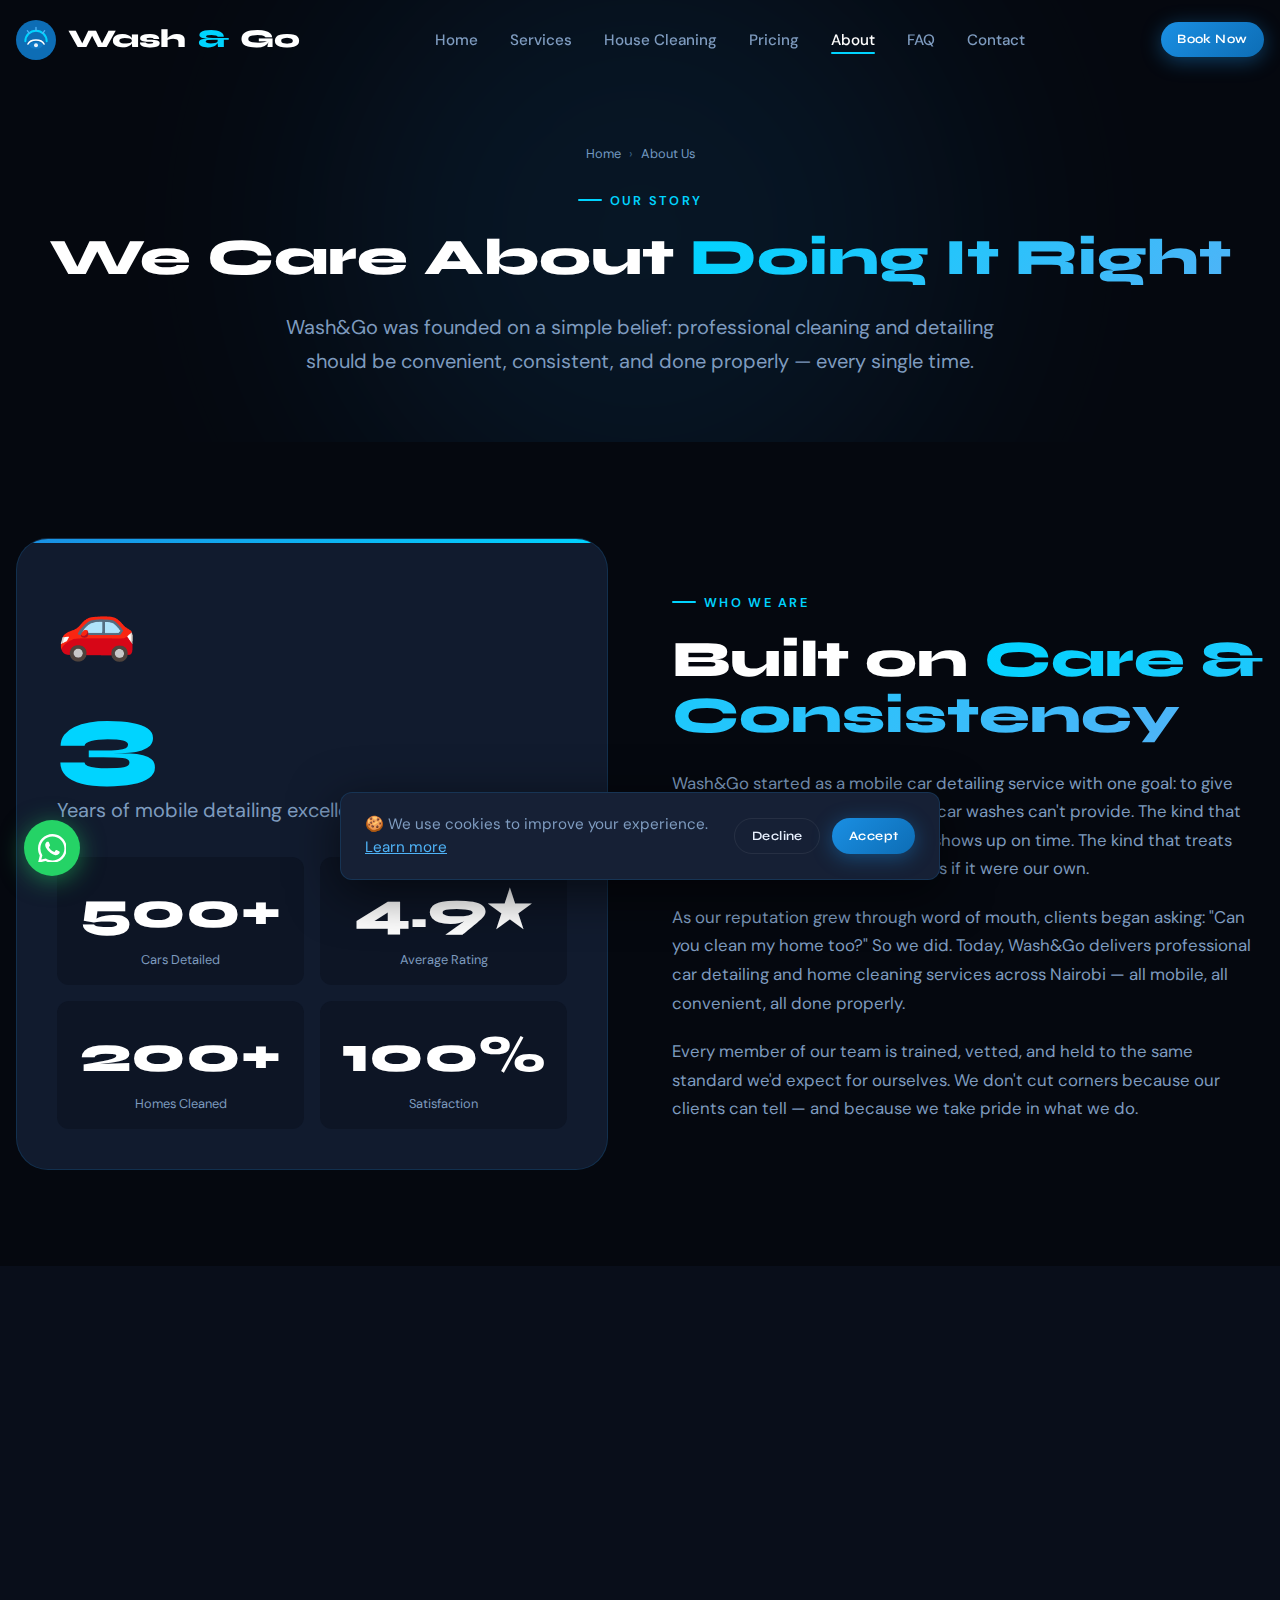
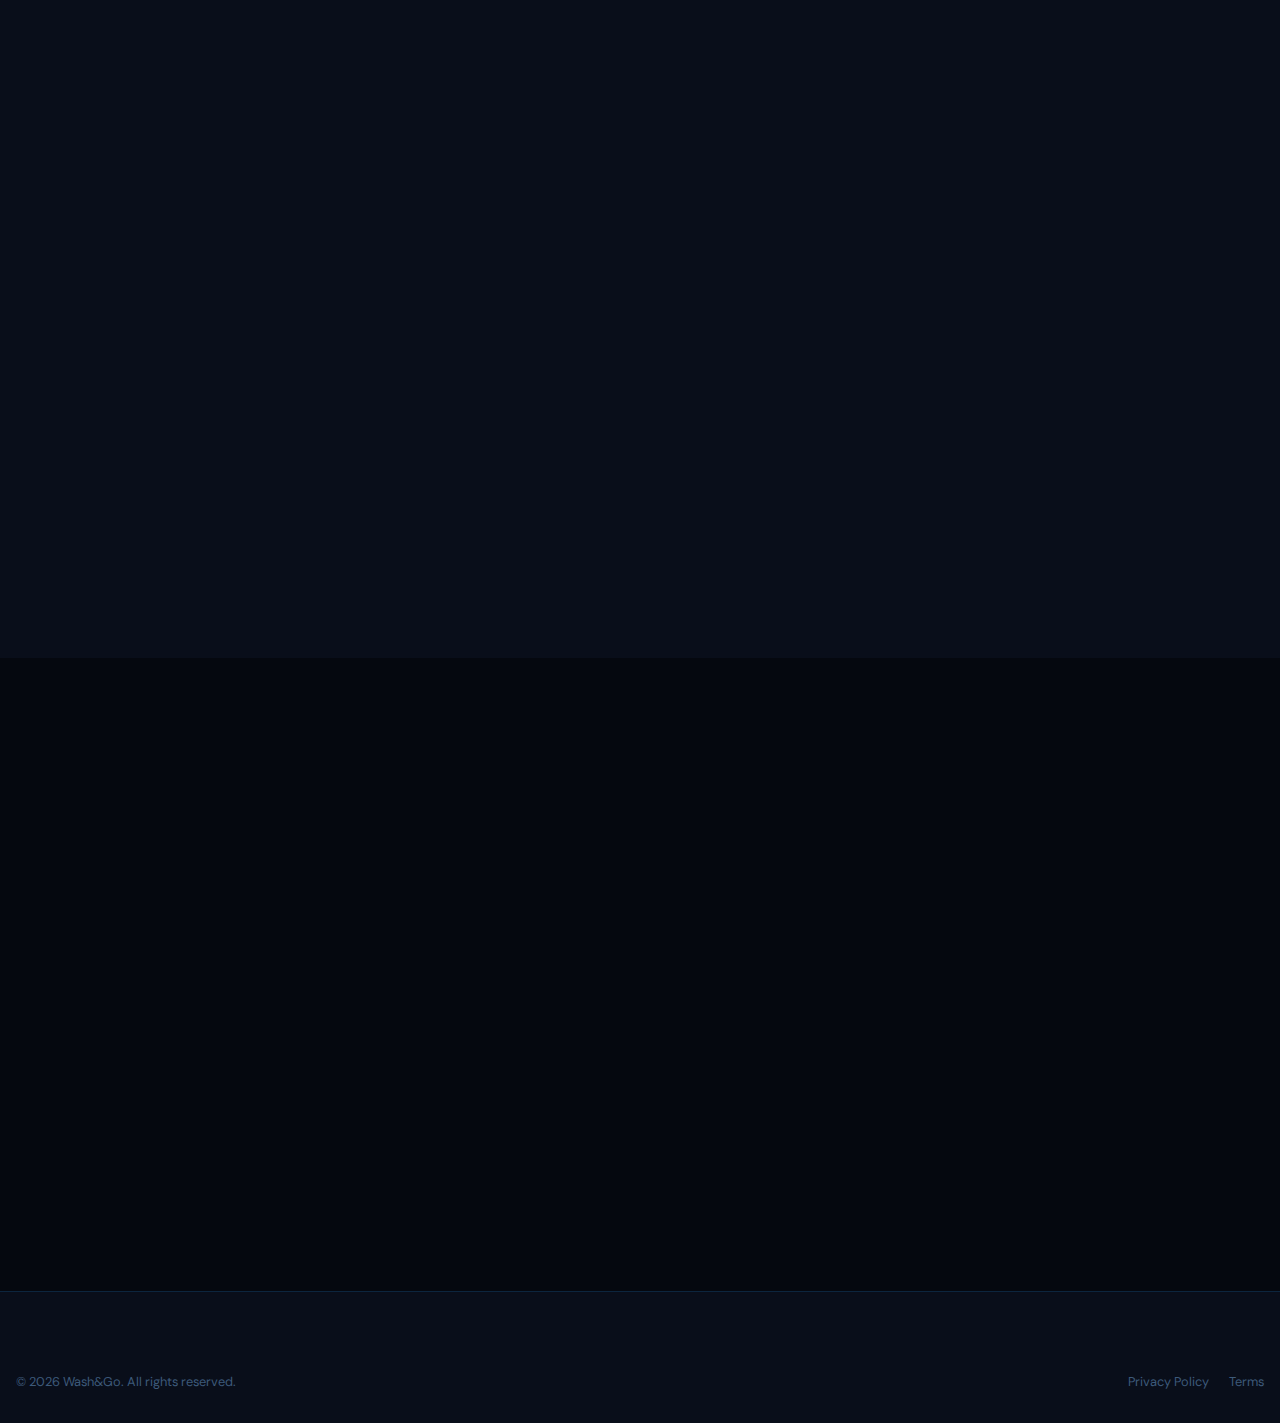
<file: about.html>
<!DOCTYPE html>
<html lang="en">
<head>
  <meta charset="UTF-8" /><meta name="viewport" content="width=device-width, initial-scale=1.0" />
  <meta name="description" content="About Wash&Go — Our story, our values, and the team behind your perfect clean." />
  <title>About Us | Wash&Go</title>
  <link rel="stylesheet" href="globals.css" />
</head>
<body>
<div class="page-loader" aria-hidden="true"><div class="loader-spinner"></div></div>
<header class="nav" role="banner">
  <div class="container">
    <nav class="nav__inner">
      <a href="index.html" class="nav__logo">
        <svg class="nav__logo-icon" viewBox="0 0 60 60" fill="none"><circle cx="30" cy="30" r="30" fill="#0d6db5"/><path d="M14 32c0-8.8 7.2-16 16-16s16 7.2 16 16" stroke="#00d4ff" stroke-width="3" stroke-linecap="round"/><path d="M18 36c2-4 7-6 12-6s10 2 12 6" stroke="white" stroke-width="2.5" stroke-linecap="round"/><path d="M30 16v-5M20 20l-3-4M40 20l3-4" stroke="#4fb3f7" stroke-width="2" stroke-linecap="round"/><ellipse cx="30" cy="38" rx="10" ry="5" fill="#1a8fe3" opacity=".4"/><circle cx="30" cy="38" r="3" fill="white" opacity=".9"/></svg>
        Wash<span style="color:var(--clr-accent)">&</span>Go
      </a>
      <ul class="nav__links" role="list">
        <li><a href="index.html" class="nav__link">Home</a></li>
        <li><a href="services.html" class="nav__link">Services</a></li>
        <li><a href="house-cleaning.html" class="nav__link">House Cleaning</a></li>
        <li><a href="pricing.html" class="nav__link">Pricing</a></li>
        <li><a href="about.html" class="nav__link is-active">About</a></li>
        <li><a href="faq.html" class="nav__link">FAQ</a></li>
        <li><a href="contact.html" class="nav__link">Contact</a></li>
      </ul>
      <div class="nav__cta"><a href="booking.html" class="btn btn--primary btn--sm">Book Now</a></div>
      <button class="nav__toggle" aria-label="Toggle menu" aria-expanded="false" aria-controls="mobile-menu"><span></span><span></span><span></span></button>
    </nav>
  </div>
  <nav class="nav__mobile-menu" id="mobile-menu">
    <a href="index.html" class="nav__mobile-link">Home</a>
    <a href="services.html" class="nav__mobile-link">Car Detailing</a>
    <a href="house-cleaning.html" class="nav__mobile-link">House Cleaning</a>
    <a href="pricing.html" class="nav__mobile-link">Pricing</a>
    <a href="about.html" class="nav__mobile-link">About</a>
    <a href="faq.html" class="nav__mobile-link">FAQ</a>
    <a href="contact.html" class="nav__mobile-link">Contact</a>
    <div style="padding-top:var(--space-6)"><a href="booking.html" class="btn btn--primary btn--lg">Book Now</a></div>
  </nav>
</header>

<main>
  <section class="page-hero">
    <div class="container">
      <nav class="page-hero__breadcrumb" aria-label="Breadcrumb">
        <a href="index.html">Home</a><span class="page-hero__breadcrumb-sep">›</span>
        <span aria-current="page">About Us</span>
      </nav>
      <div class="section-label reveal" style="justify-content:center">Our Story</div>
      <h1 class="section-title reveal delay-100" style="text-align:center">We Care About <span>Doing It Right</span></h1>
      <p class="section-subtitle reveal delay-200" style="margin-inline:auto;text-align:center">Wash&Go was founded on a simple belief: professional cleaning and detailing should be convenient, consistent, and done properly — every single time.</p>
    </div>
  </section>

  <!-- Story -->
  <section class="section">
    <div class="container">
      <div style="display:grid;grid-template-columns:1fr 1fr;gap:var(--space-16);align-items:center">
        <div class="reveal reveal--left">
          <div style="background:var(--clr-surface);border:1px solid var(--clr-border);border-radius:var(--radius-xl);padding:var(--space-10);position:relative;overflow:hidden">
            <div style="position:absolute;top:0;left:0;right:0;height:4px;background:linear-gradient(90deg,var(--clr-primary),var(--clr-accent))"></div>
            <div style="font-size:4rem;margin-bottom:var(--space-4)">🚗</div>
            <div style="font-family:var(--font-display);font-size:var(--fs-4xl);font-weight:var(--fw-black);color:var(--clr-accent);line-height:1;margin-bottom:var(--space-2)">3</div>
            <div style="font-size:var(--fs-md);color:var(--clr-text-muted);margin-bottom:var(--space-8)">Years of mobile detailing excellence</div>
            <div style="display:grid;grid-template-columns:1fr 1fr;gap:var(--space-4)">
              <div style="text-align:center;padding:var(--space-4);background:var(--clr-bg-3);border-radius:var(--radius-md)">
                <div style="font-family:var(--font-display);font-size:var(--fs-2xl);font-weight:var(--fw-black);color:var(--clr-white)">500+</div>
                <div style="font-size:var(--fs-xs);color:var(--clr-text-muted)">Cars Detailed</div>
              </div>
              <div style="text-align:center;padding:var(--space-4);background:var(--clr-bg-3);border-radius:var(--radius-md)">
                <div style="font-family:var(--font-display);font-size:var(--fs-2xl);font-weight:var(--fw-black);color:var(--clr-white)">4.9★</div>
                <div style="font-size:var(--fs-xs);color:var(--clr-text-muted)">Average Rating</div>
              </div>
              <div style="text-align:center;padding:var(--space-4);background:var(--clr-bg-3);border-radius:var(--radius-md)">
                <div style="font-family:var(--font-display);font-size:var(--fs-2xl);font-weight:var(--fw-black);color:var(--clr-white)">200+</div>
                <div style="font-size:var(--fs-xs);color:var(--clr-text-muted)">Homes Cleaned</div>
              </div>
              <div style="text-align:center;padding:var(--space-4);background:var(--clr-bg-3);border-radius:var(--radius-md)">
                <div style="font-family:var(--font-display);font-size:var(--fs-2xl);font-weight:var(--fw-black);color:var(--clr-white)">100%</div>
                <div style="font-size:var(--fs-xs);color:var(--clr-text-muted)">Satisfaction</div>
              </div>
            </div>
          </div>
        </div>
        <div class="reveal reveal--right">
          <div class="section-label">Who We Are</div>
          <h2 class="section-title">Built on <span>Care & Consistency</span></h2>
          <p style="color:var(--clr-text-muted);line-height:var(--lh-loose);margin-bottom:var(--space-5)">Wash&Go started as a mobile car detailing service with one goal: to give clients the kind of care that most car washes can't provide. The kind that notices the details. The kind that shows up on time. The kind that treats your vehicle — and your home — as if it were our own.</p>
          <p style="color:var(--clr-text-muted);line-height:var(--lh-loose);margin-bottom:var(--space-5)">As our reputation grew through word of mouth, clients began asking: "Can you clean my home too?" So we did. Today, Wash&Go delivers professional car detailing and home cleaning services across Nairobi — all mobile, all convenient, all done properly.</p>
          <p style="color:var(--clr-text-muted);line-height:var(--lh-loose)">Every member of our team is trained, vetted, and held to the same standard we'd expect for ourselves. We don't cut corners because our clients can tell — and because we take pride in what we do.</p>
        </div>
      </div>
    </div>
  </section>

  <!-- Values -->
  <section class="section" style="background:var(--clr-bg-2)">
    <div class="container">
      <div class="text-center" style="margin-bottom:var(--space-12)">
        <div class="section-label reveal" style="justify-content:center">Our Values</div>
        <h2 class="section-title reveal delay-100" style="text-align:center">What We <span>Stand For</span></h2>
      </div>
      <div style="display:grid;grid-template-columns:repeat(auto-fit, minmax(min(100%, 18rem), 1fr));gap:var(--space-6)">
        <div class="card reveal">
          <div style="font-size:2.5rem;margin-bottom:var(--space-4)">🔍</div>
          <h3 style="font-size:var(--fs-lg);font-weight:var(--fw-bold);margin-bottom:var(--space-3)">Attention to Detail</h3>
          <p style="color:var(--clr-text-muted);font-size:var(--fs-sm);line-height:var(--lh-loose)">We don't just clean surfaces — we care about every corner, every crevice, every edge. The difference shows.</p>
        </div>
        <div class="card reveal delay-200">
          <div style="font-size:2.5rem;margin-bottom:var(--space-4)">✅</div>
          <h3 style="font-size:var(--fs-lg);font-weight:var(--fw-bold);margin-bottom:var(--space-3)">Consistency</h3>
          <p style="color:var(--clr-text-muted);font-size:var(--fs-sm);line-height:var(--lh-loose)">Every visit is your first visit in terms of our standard. You should always leave with the same feeling of satisfaction.</p>
        </div>
        <div class="card reveal delay-400">
          <div style="font-size:2.5rem;margin-bottom:var(--space-4)">🌿</div>
          <h3 style="font-size:var(--fs-lg);font-weight:var(--fw-bold);margin-bottom:var(--space-3)">Responsibility</h3>
          <p style="color:var(--clr-text-muted);font-size:var(--fs-sm);line-height:var(--lh-loose)">We use eco-friendly products and responsible practices. Your health, your family's safety, and the environment matter to us.</p>
        </div>
        <div class="card reveal">
          <div style="font-size:2.5rem;margin-bottom:var(--space-4)">🤝</div>
          <h3 style="font-size:var(--fs-lg);font-weight:var(--fw-bold);margin-bottom:var(--space-3)">Respect</h3>
          <p style="color:var(--clr-text-muted);font-size:var(--fs-sm);line-height:var(--lh-loose)">We treat your vehicle and home with the same care and respect we would our own. Trust is earned through every action.</p>
        </div>
        <div class="card reveal delay-200">
          <div style="font-size:2.5rem;margin-bottom:var(--space-4)">⚡</div>
          <h3 style="font-size:var(--fs-lg);font-weight:var(--fw-bold);margin-bottom:var(--space-3)">Reliability</h3>
          <p style="color:var(--clr-text-muted);font-size:var(--fs-sm);line-height:var(--lh-loose)">We arrive on time, every time. If something ever changes, we communicate — always. Your schedule is important to us.</p>
        </div>
        <div class="card reveal delay-400">
          <div style="font-size:2.5rem;margin-bottom:var(--space-4)">💎</div>
          <h3 style="font-size:var(--fs-lg);font-weight:var(--fw-bold);margin-bottom:var(--space-3)">Quality Always</h3>
          <p style="color:var(--clr-text-muted);font-size:var(--fs-sm);line-height:var(--lh-loose)">We use professional-grade tools and products because the job deserves them. Good enough isn't good enough for us.</p>
        </div>
      </div>
    </div>
  </section>

  <!-- CTA -->
  <section class="section--sm">
    <div class="container container--narrow">
      <div class="cta-banner reveal">
        <h2 class="cta-banner__title">Ready to Experience the <span class="gradient-text">Wash&Go</span> Difference?</h2>
        <p class="cta-banner__subtitle">Book your first appointment today.</p>
        <div class="cta-banner__actions">
          <a href="booking.html" class="btn btn--accent btn--lg">Book Now</a>
          <a href="contact.html" class="btn btn--ghost btn--lg">Get in Touch</a>
        </div>
      </div>
    </div>
  </section>
</main>

<footer class="footer" role="contentinfo">
  <div class="container">
    <div class="footer__bottom" style="padding-top:0;border-top:none">
      <p class="footer__copyright">© <span id="year"></span> Wash&Go. All rights reserved.</p>
      <div class="footer__legal-links">
        <a href="privacy.html" class="footer__legal-link">Privacy Policy</a>
        <a href="terms.html" class="footer__legal-link">Terms</a>
      </div>
    </div>
  </div>
</footer>
<a href="#" class="whatsapp-float" data-whatsapp="Hi! I'd like to learn more about Wash&Go" aria-label="WhatsApp">
  <svg viewBox="0 0 24 24"><path d="M17.472 14.382c-.297-.149-1.758-.867-2.03-.967-.273-.099-.471-.148-.67.15-.197.297-.767.966-.94 1.164-.173.199-.347.223-.644.075-.297-.15-1.255-.463-2.39-1.475-.883-.788-1.48-1.761-1.653-2.059-.173-.297-.018-.458.13-.606.134-.133.298-.347.446-.52.149-.174.198-.298.298-.497.099-.198.05-.371-.025-.52-.075-.149-.669-1.612-.916-2.207-.242-.579-.487-.5-.669-.51-.173-.008-.371-.01-.57-.01-.198 0-.52.074-.792.372-.272.297-1.04 1.016-1.04 2.479 0 1.462 1.065 2.875 1.213 3.074.149.198 2.096 3.2 5.077 4.487.709.306 1.262.489 1.694.625.712.227 1.36.195 1.871.118.571-.085 1.758-.719 2.006-1.413.248-.694.248-1.289.173-1.413-.074-.124-.272-.198-.57-.347z" fill="white"/><path d="M12 0C5.373 0 0 5.373 0 12c0 2.09.539 4.09 1.482 5.832L0 24l6.344-1.449A11.952 11.952 0 0012 24c6.627 0 12-5.373 12-12S18.627 0 12 0zm0 22c-1.846 0-3.594-.476-5.12-1.31l-.366-.216-3.766.861.913-3.655-.241-.378A9.956 9.956 0 012 12C2 6.477 6.477 2 12 2s10 4.477 10 10-4.477 10-10 10z" fill="white"/></svg>
</a>
<script>document.getElementById('year').textContent = new Date().getFullYear();</script>
<script src="globals.js"></script>
</body>
</html>
</file>
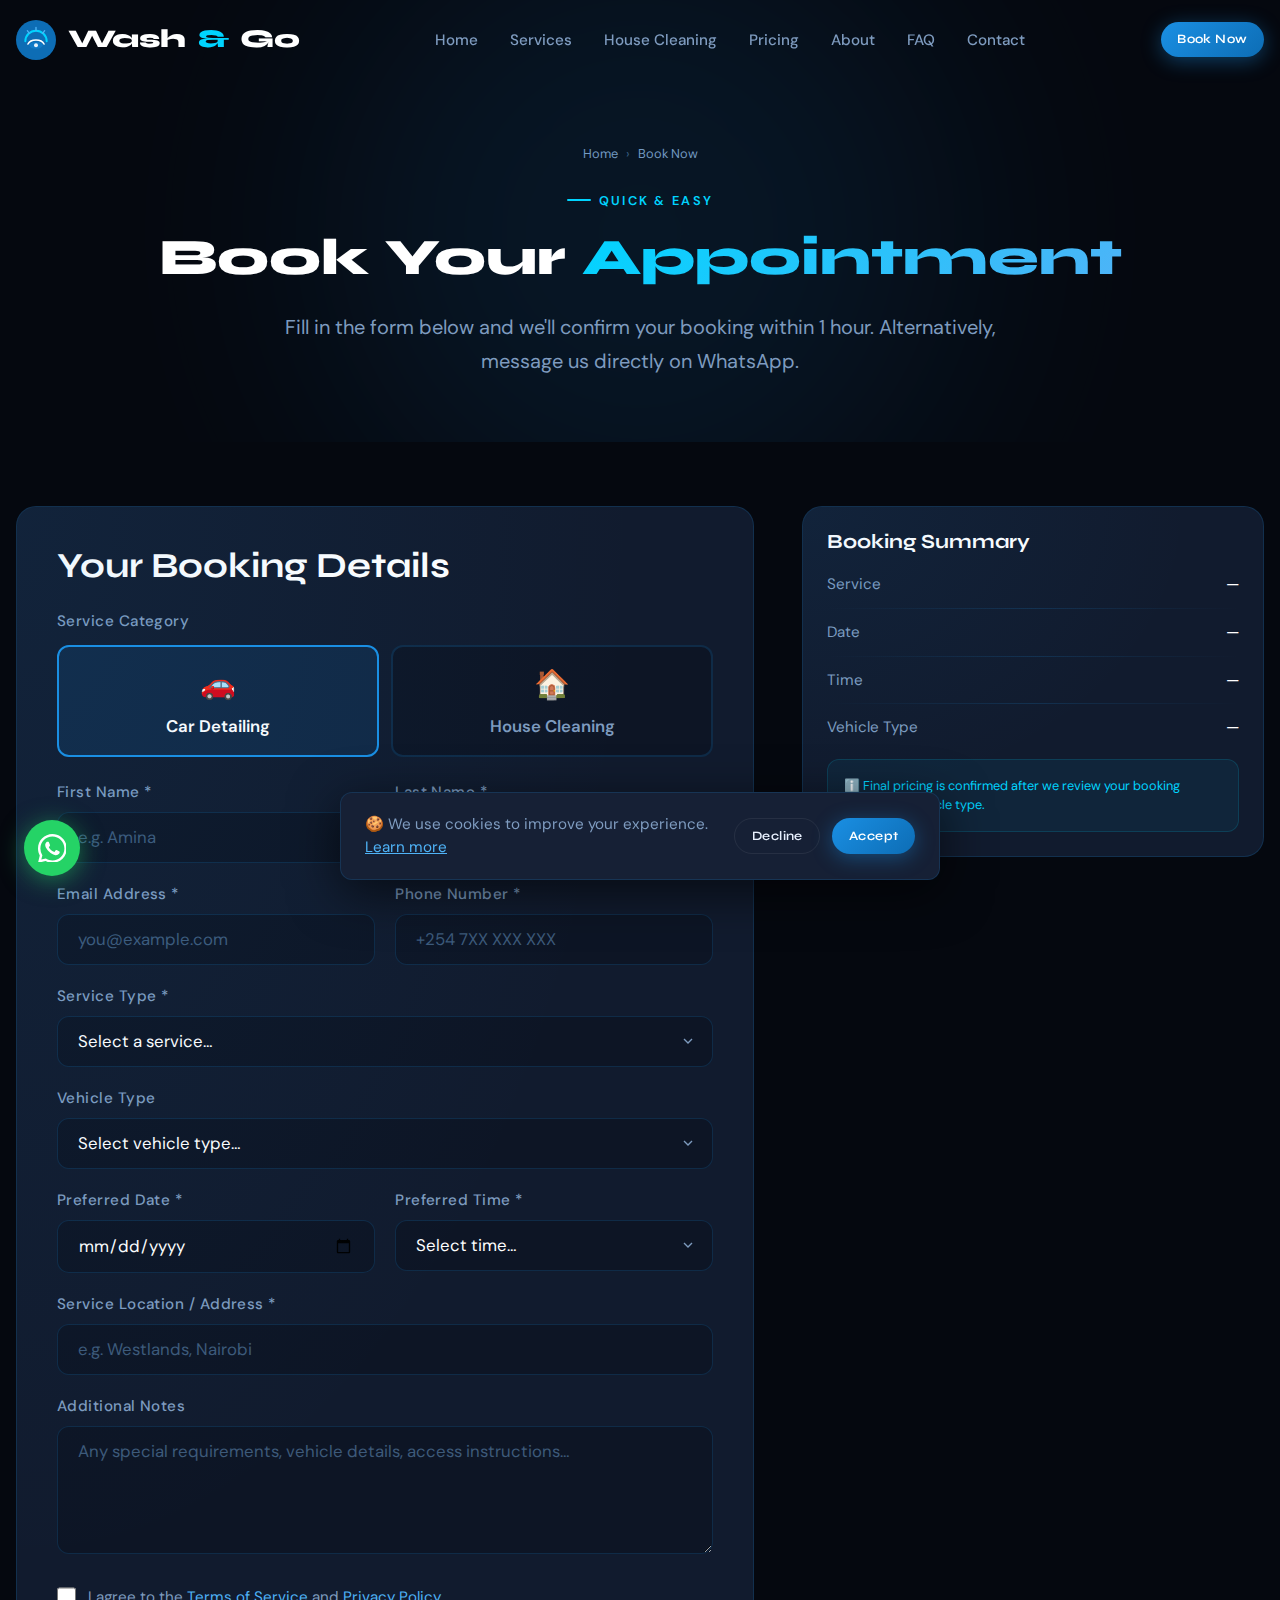
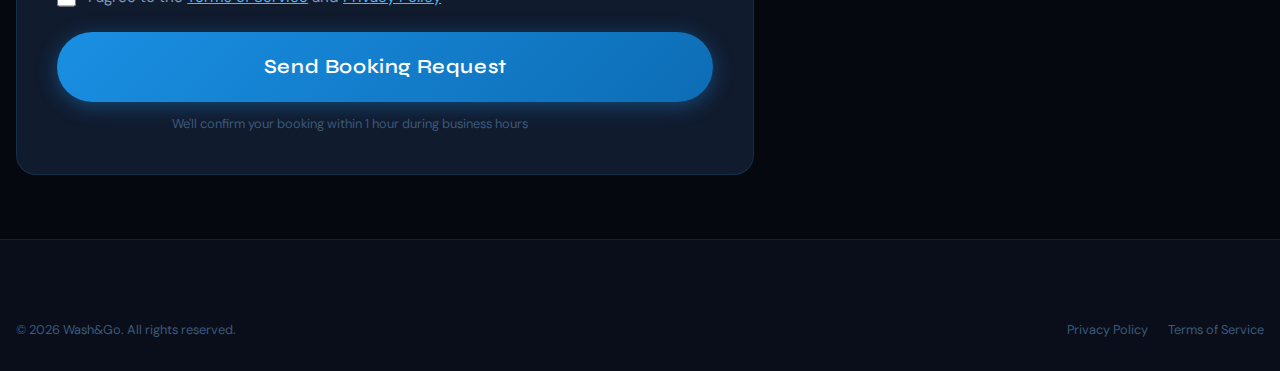
<file: booking.html>
<!DOCTYPE html>
<html lang="en">
<head>
  <meta charset="UTF-8" />
  <meta name="viewport" content="width=device-width, initial-scale=1.0" />
  <meta name="description" content="Book your Wash&Go mobile car detailing or house cleaning appointment. Fast, easy, confirmed within 1 hour." />
  <title>Book Now | Wash&Go</title>
  <link rel="stylesheet" href="globals.css" />
</head>
<body>

<div class="page-loader" aria-hidden="true"><div class="loader-spinner"></div></div>

<!-- Nav (same pattern across all pages) -->
<header class="nav" role="banner">
  <div class="container">
    <nav class="nav__inner" aria-label="Main navigation">
      <a href="index.html" class="nav__logo" aria-label="Wash&Go Home">
        <svg class="nav__logo-icon" viewBox="0 0 60 60" fill="none" xmlns="http://www.w3.org/2000/svg" aria-hidden="true">
          <circle cx="30" cy="30" r="30" fill="#0d6db5"/><path d="M14 32c0-8.8 7.2-16 16-16s16 7.2 16 16" stroke="#00d4ff" stroke-width="3" stroke-linecap="round"/><path d="M18 36c2-4 7-6 12-6s10 2 12 6" stroke="white" stroke-width="2.5" stroke-linecap="round"/><path d="M30 16v-5M20 20l-3-4M40 20l3-4" stroke="#4fb3f7" stroke-width="2" stroke-linecap="round"/><ellipse cx="30" cy="38" rx="10" ry="5" fill="#1a8fe3" opacity=".4"/><circle cx="30" cy="38" r="3" fill="white" opacity=".9"/>
        </svg>
        Wash<span style="color:var(--clr-accent)">&amp;</span>Go
      </a>
      <ul class="nav__links" role="list">
        <li><a href="index.html" class="nav__link">Home</a></li>
        <li><a href="services.html" class="nav__link">Services</a></li>
        <li><a href="house-cleaning.html" class="nav__link">House Cleaning</a></li>
        <li><a href="pricing.html" class="nav__link">Pricing</a></li>
        <li><a href="about.html" class="nav__link">About</a></li>
        <li><a href="faq.html" class="nav__link">FAQ</a></li>
        <li><a href="contact.html" class="nav__link">Contact</a></li>
      </ul>
      <div class="nav__cta">
        <a href="booking.html" class="btn btn--primary btn--sm is-active">Book Now</a>
      </div>
      <button class="nav__toggle" aria-label="Toggle mobile menu" aria-expanded="false" aria-controls="mobile-menu">
        <span></span><span></span><span></span>
      </button>
    </nav>
  </div>
  <nav class="nav__mobile-menu" id="mobile-menu" aria-label="Mobile navigation">
    <a href="index.html" class="nav__mobile-link">Home</a>
    <a href="services.html" class="nav__mobile-link">Car Detailing</a>
    <a href="house-cleaning.html" class="nav__mobile-link">House Cleaning</a>
    <a href="pricing.html" class="nav__mobile-link">Pricing</a>
    <a href="about.html" class="nav__mobile-link">About</a>
    <a href="faq.html" class="nav__mobile-link">FAQ</a>
    <a href="contact.html" class="nav__mobile-link">Contact</a>
    <div style="padding-top:var(--space-6)"><a href="booking.html" class="btn btn--primary btn--lg">Book Now</a></div>
  </nav>
</header>

<main>
  <!-- Page Hero -->
  <section class="page-hero" aria-labelledby="booking-title">
    <div class="container">
      <nav class="page-hero__breadcrumb" aria-label="Breadcrumb">
        <a href="index.html">Home</a>
        <span class="page-hero__breadcrumb-sep">›</span>
        <span aria-current="page">Book Now</span>
      </nav>
      <div class="section-label reveal" style="justify-content:center">Quick & Easy</div>
      <h1 class="section-title reveal delay-100" id="booking-title">Book Your <span>Appointment</span></h1>
      <p class="section-subtitle reveal delay-200" style="margin-inline:auto;text-align:center">Fill in the form below and we'll confirm your booking within 1 hour. Alternatively, message us directly on WhatsApp.</p>
    </div>
  </section>

  <section class="section--sm">
    <div class="container">
      <div style="display:grid;grid-template-columns:1.6fr 1fr;gap:var(--space-12);align-items:start">

        <!-- Booking Form -->
        <div class="reveal">
          <div class="card" style="padding:var(--space-10)">
            <h2 style="font-size:var(--fs-xl);margin-bottom:var(--space-6)">Your Booking Details</h2>

            <form class="booking-form" novalidate data-redirect="thank-you.html" aria-label="Booking request form">

              <!-- Service Type Tabs -->
              <div style="margin-bottom:var(--space-6)">
                <div class="form-label" style="margin-bottom:var(--space-3)">Service Category</div>
                <div style="display:grid;grid-template-columns:1fr 1fr;gap:var(--space-3)" role="group" aria-label="Service category">
                  <label style="cursor:pointer">
                    <input type="radio" name="category" value="car" checked style="position:absolute;opacity:0;pointer-events:none" />
                    <div class="category-btn" style="padding:var(--space-4);background:rgba(26,143,227,0.12);border:2px solid var(--clr-primary);border-radius:var(--radius-md);text-align:center;transition:all var(--dur-base)">
                      <div style="font-size:1.8rem;margin-bottom:var(--space-2)">🚗</div>
                      <div style="font-weight:var(--fw-semi);color:var(--clr-white)">Car Detailing</div>
                    </div>
                  </label>
                  <label style="cursor:pointer">
                    <input type="radio" name="category" value="house" style="position:absolute;opacity:0;pointer-events:none" />
                    <div class="category-btn" style="padding:var(--space-4);background:var(--clr-bg-3);border:2px solid var(--clr-border);border-radius:var(--radius-md);text-align:center;transition:all var(--dur-base)">
                      <div style="font-size:1.8rem;margin-bottom:var(--space-2)">🏠</div>
                      <div style="font-weight:var(--fw-semi);color:var(--clr-text-muted)">House Cleaning</div>
                    </div>
                  </label>
                </div>
              </div>

              <div class="form-grid" style="margin-bottom:var(--space-5)">
                <div class="form-group">
                  <label class="form-label" for="first_name">First Name *</label>
                  <input class="form-input" type="text" id="first_name" name="first_name" placeholder="e.g. Amina" autocomplete="given-name" data-validate="required" required />
                </div>
                <div class="form-group">
                  <label class="form-label" for="last_name">Last Name *</label>
                  <input class="form-input" type="text" id="last_name" name="last_name" placeholder="e.g. Karimi" autocomplete="family-name" data-validate="required" required />
                </div>
              </div>

              <div class="form-grid" style="margin-bottom:var(--space-5)">
                <div class="form-group">
                  <label class="form-label" for="email">Email Address *</label>
                  <input class="form-input" type="email" id="email" name="email" placeholder="you@example.com" autocomplete="email" data-validate="required,email" required />
                </div>
                <div class="form-group">
                  <label class="form-label" for="phone">Phone Number *</label>
                  <input class="form-input" type="tel" id="phone" name="phone" placeholder="+254 7XX XXX XXX" autocomplete="tel" data-validate="required,phone" required />
                </div>
              </div>

              <div class="form-group" style="margin-bottom:var(--space-5)" id="car-service-group">
                <label class="form-label" for="service">Service Type *</label>
                <select class="form-select" id="service" name="service" data-validate="required" required>
                  <option value="" disabled selected>Select a service…</option>
                  <optgroup label="Car Detailing">
                    <option value="easy-care">Easy Care Detail — from KES 5,500</option>
                    <option value="interior-exterior">Interior & Exterior — from KES 10,500</option>
                    <option value="paint-polish">Paint Polishing & Care — from KES 7,000</option>
                    <option value="monthly">Monthly Maintenance — from KES 12,000</option>
                    <option value="ceramic">Ceramic Coating & Protection — from KES 25,000</option>
                  </optgroup>
                  <optgroup label="House Cleaning">
                    <option value="standard-clean">Standard Home Clean — from KES 4,500</option>
                    <option value="deep-clean">Deep Clean — from KES 8,000</option>
                    <option value="move-in-out">Move In/Out Clean — from KES 10,000</option>
                    <option value="regular-maintenance">Regular Maintenance Plan</option>
                  </optgroup>
                </select>
              </div>

              <div class="form-group" style="margin-bottom:var(--space-5)" id="vehicle-type-group">
                <label class="form-label" for="vehicle_type">Vehicle Type</label>
                <select class="form-select" id="vehicle_type" name="vehicle_type">
                  <option value="" disabled selected>Select vehicle type…</option>
                  <option value="hatchback">Hatchback</option>
                  <option value="sedan">Sedan</option>
                  <option value="suv">SUV / 4x4</option>
                  <option value="van">Van / Minibus</option>
                  <option value="truck">Truck / Pickup</option>
                  <option value="trailer">Trailer / Lorry</option>
                </select>
              </div>

              <div class="form-grid" style="margin-bottom:var(--space-5)">
                <div class="form-group">
                  <label class="form-label" for="date">Preferred Date *</label>
                  <input class="form-input" type="date" id="date" name="date" data-validate="required" required />
                </div>
                <div class="form-group">
                  <label class="form-label" for="time">Preferred Time *</label>
                  <select class="form-select" id="time" name="time" data-validate="required" required>
                    <option value="" disabled selected>Select time…</option>
                    <option value="07:00">7:00 AM</option>
                    <option value="08:00">8:00 AM</option>
                    <option value="09:00">9:00 AM</option>
                    <option value="10:00">10:00 AM</option>
                    <option value="11:00">11:00 AM</option>
                    <option value="12:00">12:00 PM</option>
                    <option value="13:00">1:00 PM</option>
                    <option value="14:00">2:00 PM</option>
                    <option value="15:00">3:00 PM</option>
                    <option value="16:00">4:00 PM</option>
                    <option value="17:00">5:00 PM</option>
                  </select>
                </div>
              </div>

              <div class="form-group" style="margin-bottom:var(--space-5)">
                <label class="form-label" for="location">Service Location / Address *</label>
                <input class="form-input" type="text" id="location" name="location" placeholder="e.g. Westlands, Nairobi" data-validate="required" required />
              </div>

              <div class="form-group" style="margin-bottom:var(--space-8)">
                <label class="form-label" for="notes">Additional Notes</label>
                <textarea class="form-textarea" id="notes" name="notes" placeholder="Any special requirements, vehicle details, access instructions…"></textarea>
              </div>

              <div style="display:flex;align-items:center;gap:var(--space-3);margin-bottom:var(--space-6)">
                <input type="checkbox" id="terms_agree" name="terms_agree" data-validate="required" required style="width:1.2rem;height:1.2rem;accent-color:var(--clr-primary);cursor:pointer;flex-shrink:0" />
                <label for="terms_agree" style="font-size:var(--fs-sm);color:var(--clr-text-muted);cursor:pointer">
                  I agree to the <a href="terms.html" style="color:var(--clr-primary-light);text-decoration:underline">Terms of Service</a> and <a href="privacy.html" style="color:var(--clr-primary-light);text-decoration:underline">Privacy Policy</a>
                </label>
              </div>

              <button type="submit" class="btn btn--primary btn--lg" style="width:100%;font-size:var(--fs-md)">
                Send Booking Request
              </button>
              <p style="font-size:var(--fs-xs);color:var(--clr-text-faint);margin-top:var(--space-3);text-align:center">We'll confirm your booking within 1 hour during business hours</p>
            </form>
          </div>
        </div>

        <!-- Summary & Info Sidebar -->
        <div style="display:flex;flex-direction:column;gap:var(--space-6)">

          <!-- Booking Summary Card -->
          <div class="card booking-summary reveal delay-200" style="padding:var(--space-6)">
            <h3 style="font-size:var(--fs-md);font-weight:var(--fw-bold);margin-bottom:var(--space-5)">Booking Summary</h3>
            <div style="display:flex;flex-direction:column;gap:var(--space-3)">
              <div style="display:flex;justify-content:space-between;font-size:var(--fs-sm);color:var(--clr-text-muted)">
                <span>Service</span>
                <span id="summary-service" style="color:var(--clr-white);font-weight:var(--fw-medium);text-align:right;max-width:60%">—</span>
              </div>
              <div class="divider" style="margin:0"></div>
              <div style="display:flex;justify-content:space-between;font-size:var(--fs-sm);color:var(--clr-text-muted)">
                <span>Date</span>
                <span id="summary-date" style="color:var(--clr-white);font-weight:var(--fw-medium);text-align:right">—</span>
              </div>
              <div class="divider" style="margin:0"></div>
              <div style="display:flex;justify-content:space-between;font-size:var(--fs-sm);color:var(--clr-text-muted)">
                <span>Time</span>
                <span id="summary-time" style="color:var(--clr-white);font-weight:var(--fw-medium)">—</span>
              </div>
              <div class="divider" style="margin:0"></div>
              <div style="display:flex;justify-content:space-between;font-size:var(--fs-sm);color:var(--clr-text-muted)">
                <span>Vehicle Type</span>
                <span id="summary-vehicle" style="color:var(--clr-white);font-weight:var(--fw-medium)">—</span>
              </div>
            </div>
            <div style="margin-top:var(--space-5);padding:var(--space-4);background:rgba(0,212,255,0.06);border:1px solid rgba(0,212,255,0.15);border-radius:var(--radius-md)">
              <p style="font-size:var(--fs-xs);color:var(--clr-accent)">ℹ️ Final pricing is confirmed after we review your booking details and vehicle type.</p>
            </div>
          </div>

          <!-- WhatsApp Alternative -->
          <div class="card reveal delay-300" style="text-align:center;padding:var(--space-6)">
            <div style="font-size:2.5rem;margin-bottom:var(--space-3)">💬</div>
            <h3 style="font-size:var(--fs-md);margin-bottom:var(--space-2)">Prefer to Chat?</h3>
            <p style="font-size:var(--fs-sm);color:var(--clr-text-muted);margin-bottom:var(--space-5)">Message us directly on WhatsApp for a faster response.</p>
            <a href="#" class="btn btn--whatsapp" style="width:100%" data-whatsapp="Hi! I'd like to book a Wash&Go service">
              <svg width="18" height="18" viewBox="0 0 24 24" fill="currentColor" aria-hidden="true"><path d="M17.472 14.382c-.297-.149-1.758-.867-2.03-.967-.273-.099-.471-.148-.67.15-.197.297-.767.966-.94 1.164-.173.199-.347.223-.644.075-.297-.15-1.255-.463-2.39-1.475-.883-.788-1.48-1.761-1.653-2.059-.173-.297-.018-.458.13-.606.134-.133.298-.347.446-.52.149-.174.198-.298.298-.497.099-.198.05-.371-.025-.52-.075-.149-.669-1.612-.916-2.207-.242-.579-.487-.5-.669-.51-.173-.008-.371-.01-.57-.01-.198 0-.52.074-.792.372-.272.297-1.04 1.016-1.04 2.479 0 1.462 1.065 2.875 1.213 3.074.149.198 2.096 3.2 5.077 4.487.709.306 1.262.489 1.694.625.712.227 1.36.195 1.871.118.571-.085 1.758-.719 2.006-1.413.248-.694.248-1.289.173-1.413-.074-.124-.272-.198-.57-.347z"/><path d="M12 0C5.373 0 0 5.373 0 12c0 2.09.539 4.09 1.482 5.832L0 24l6.344-1.449A11.952 11.952 0 0012 24c6.627 0 12-5.373 12-12S18.627 0 12 0zm0 22c-1.846 0-3.594-.476-5.12-1.31l-.366-.216-3.766.861.913-3.655-.241-.378A9.956 9.956 0 012 12C2 6.477 6.477 2 12 2s10 4.477 10 10-4.477 10-10 10z"/></svg>
              Chat on WhatsApp
            </a>
          </div>

          <!-- Guarantees -->
          <div class="card reveal delay-400" style="padding:var(--space-6)">
            <h3 style="font-size:var(--fs-sm);font-weight:var(--fw-semi);color:var(--clr-text-muted);margin-bottom:var(--space-4);letter-spacing:0.1em;text-transform:uppercase">Our Promise To You</h3>
            <div style="display:flex;flex-direction:column;gap:var(--space-3)">
              <div style="display:flex;align-items:center;gap:var(--space-3);font-size:var(--fs-sm);color:var(--clr-text-muted)"><span style="color:var(--clr-accent)">✓</span> Confirmed within 1 hour</div>
              <div style="display:flex;align-items:center;gap:var(--space-3);font-size:var(--fs-sm);color:var(--clr-text-muted)"><span style="color:var(--clr-accent)">✓</span> On-time arrival guaranteed</div>
              <div style="display:flex;align-items:center;gap:var(--space-3);font-size:var(--fs-sm);color:var(--clr-text-muted)"><span style="color:var(--clr-accent)">✓</span> 100% satisfaction or we redo it</div>
              <div style="display:flex;align-items:center;gap:var(--space-3);font-size:var(--fs-sm);color:var(--clr-text-muted)"><span style="color:var(--clr-accent)">✓</span> No hidden fees</div>
              <div style="display:flex;align-items:center;gap:var(--space-3);font-size:var(--fs-sm);color:var(--clr-text-muted)"><span style="color:var(--clr-accent)">✓</span> Fully insured team</div>
            </div>
          </div>
        </div>
      </div>
    </div>
  </section>
</main>

<!-- Footer (abbreviated for template — include full footer from index.html in production) -->
<footer class="footer" role="contentinfo">
  <div class="container">
    <div class="footer__bottom" style="padding-top:0;border-top:none">
      <p class="footer__copyright">© <span id="year"></span> Wash&Go. All rights reserved.</p>
      <div class="footer__legal-links">
        <a href="privacy.html" class="footer__legal-link">Privacy Policy</a>
        <a href="terms.html" class="footer__legal-link">Terms of Service</a>
      </div>
    </div>
  </div>
</footer>

<a href="#" class="whatsapp-float" data-whatsapp="Hi! I'd like to book a Wash&Go service" aria-label="Chat with us on WhatsApp">
  <svg viewBox="0 0 24 24" xmlns="http://www.w3.org/2000/svg"><path d="M17.472 14.382c-.297-.149-1.758-.867-2.03-.967-.273-.099-.471-.148-.67.15-.197.297-.767.966-.94 1.164-.173.199-.347.223-.644.075-.297-.15-1.255-.463-2.39-1.475-.883-.788-1.48-1.761-1.653-2.059-.173-.297-.018-.458.13-.606.134-.133.298-.347.446-.52.149-.174.198-.298.298-.497.099-.198.05-.371-.025-.52-.075-.149-.669-1.612-.916-2.207-.242-.579-.487-.5-.669-.51-.173-.008-.371-.01-.57-.01-.198 0-.52.074-.792.372-.272.297-1.04 1.016-1.04 2.479 0 1.462 1.065 2.875 1.213 3.074.149.198 2.096 3.2 5.077 4.487.709.306 1.262.489 1.694.625.712.227 1.36.195 1.871.118.571-.085 1.758-.719 2.006-1.413.248-.694.248-1.289.173-1.413-.074-.124-.272-.198-.57-.347z"/><path d="M12 0C5.373 0 0 5.373 0 12c0 2.09.539 4.09 1.482 5.832L0 24l6.344-1.449A11.952 11.952 0 0012 24c6.627 0 12-5.373 12-12S18.627 0 12 0zm0 22c-1.846 0-3.594-.476-5.12-1.31l-.366-.216-3.766.861.913-3.655-.241-.378A9.956 9.956 0 012 12C2 6.477 6.477 2 12 2s10 4.477 10 10-4.477 10-10 10z"/></svg>
</a>

<script>
  document.getElementById('year').textContent = new Date().getFullYear();

  // Category radio highlight
  document.querySelectorAll('input[name="category"]').forEach(radio => {
    radio.addEventListener('change', () => {
      document.querySelectorAll('.category-btn').forEach(btn => {
        btn.style.background = 'var(--clr-bg-3)';
        btn.style.borderColor = 'var(--clr-border)';
        btn.style.color = 'var(--clr-text-muted)';
        btn.querySelector('div:last-child').style.color = 'var(--clr-text-muted)';
      });
      const active = radio.nextElementSibling;
      active.style.background = 'rgba(26,143,227,0.12)';
      active.style.borderColor = 'var(--clr-primary)';
      active.querySelector('div:last-child').style.color = 'var(--clr-white)';

      // Show/hide vehicle type field
      const vehicleGroup = document.getElementById('vehicle-type-group');
      vehicleGroup.style.display = radio.value === 'car' ? '' : 'none';
    });
  });

  // Booking summary live update
  ['service','date','time','vehicle_type'].forEach(name => {
    const el = document.getElementById(name) || document.querySelector(`[name="${name}"]`);
    if (!el) return;
    el.addEventListener('change', () => {
      const map = { service: 'summary-service', date: 'summary-date', time: 'summary-time', vehicle_type: 'summary-vehicle' };
      const targetEl = document.getElementById(map[name]);
      if (!targetEl) return;
      if (name === 'date' && el.value) {
        targetEl.textContent = new Date(el.value + 'T00:00').toLocaleDateString('en-KE', { weekday:'short', month:'short', day:'numeric', year:'numeric' });
      } else {
        const opt = el.options?.[el.selectedIndex];
        targetEl.textContent = opt ? opt.text : el.value;
      }
    });
  });
</script>
<script src="globals.js"></script>
</body>
</html>
</file>
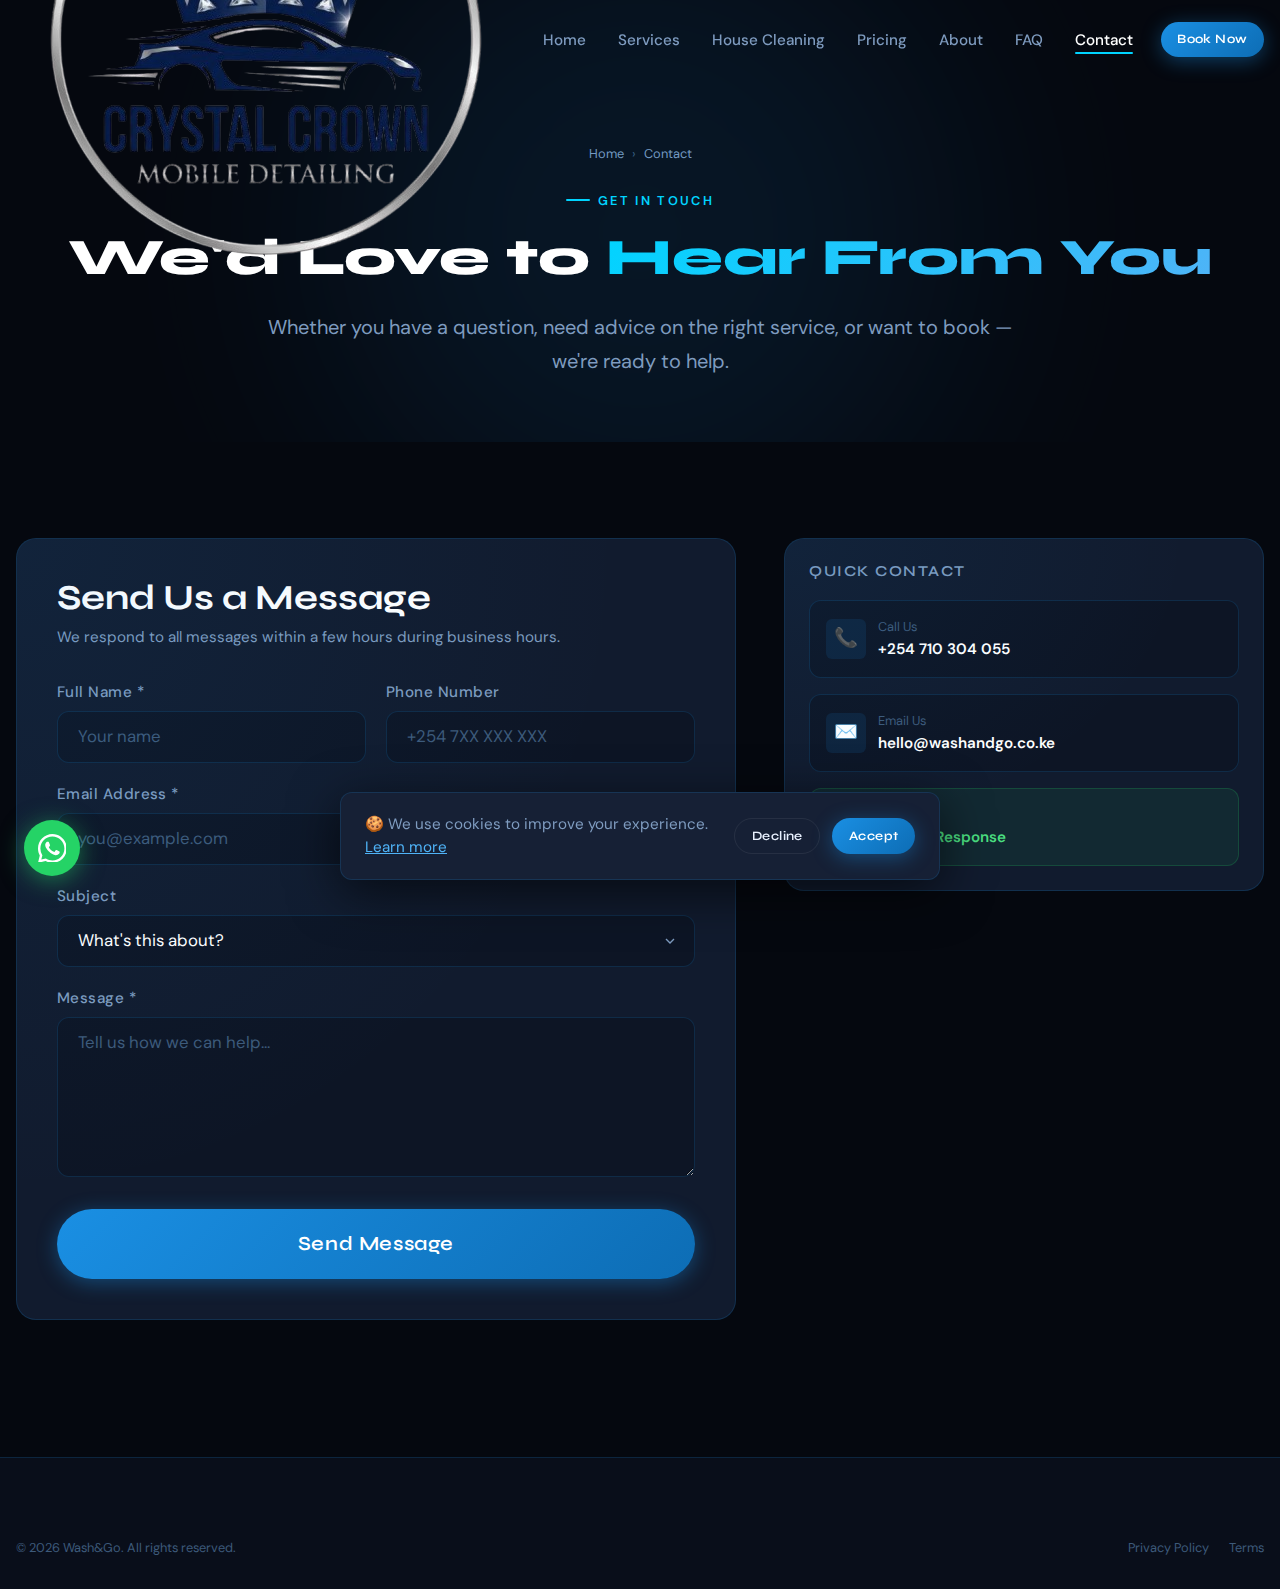
<file: contact.html>
<!DOCTYPE html>
<html lang="en">
<head>
  <meta charset="UTF-8" /><meta name="viewport" content="width=device-width, initial-scale=1.0" />
  <meta name="description" content="Contact Wash&Go — Get in touch by phone, email, WhatsApp, or our contact form." />
  <title>Contact Us | Wash&Go</title>
  <link rel="stylesheet" href="globals.css" />
</head>
<body>
<div class="page-loader" aria-hidden="true"><div class="loader-spinner"></div></div>
<header class="nav" role="banner">
  <div class="container">
    <nav class="nav__inner">
      <a href="index.html" class="nav__logo" aria-label="Wash&Go Home">
  <img src="public/Assets/logo2.png" alt="Wash&Go Logo" class="nav__logo-img">
</a>
      <ul class="nav__links" role="list">
        <li><a href="index.html" class="nav__link">Home</a></li>
        <li><a href="services.html" class="nav__link">Services</a></li>
        <li><a href="house-cleaning.html" class="nav__link">House Cleaning</a></li>
        <li><a href="pricing.html" class="nav__link">Pricing</a></li>
        <li><a href="about.html" class="nav__link">About</a></li>
        <li><a href="faq.html" class="nav__link">FAQ</a></li>
        <li><a href="contact.html" class="nav__link is-active">Contact</a></li>
      </ul>
      <div class="nav__cta"><a href="booking.html" class="btn btn--primary btn--sm">Book Now</a></div>
      <button class="nav__toggle" aria-label="Toggle menu" aria-expanded="false" aria-controls="mobile-menu"><span></span><span></span><span></span></button>
    </nav>
  </div>
  <nav class="nav__mobile-menu" id="mobile-menu">
    <a href="index.html" class="nav__mobile-link">Home</a>
    <a href="services.html" class="nav__mobile-link">Car Detailing</a>
    <a href="house-cleaning.html" class="nav__mobile-link">House Cleaning</a>
    <a href="pricing.html" class="nav__mobile-link">Pricing</a>
    <a href="about.html" class="nav__mobile-link">About</a>
    <a href="faq.html" class="nav__mobile-link">FAQ</a>
    <a href="contact.html" class="nav__mobile-link">Contact</a>
    <div style="padding-top:var(--space-6)"><a href="booking.html" class="btn btn--primary btn--lg">Book Now</a></div>
  </nav>
</header>

<main>
  <section class="page-hero">
    <div class="container">
      <nav class="page-hero__breadcrumb" aria-label="Breadcrumb">
        <a href="index.html">Home</a><span class="page-hero__breadcrumb-sep">›</span>
        <span aria-current="page">Contact</span>
      </nav>
      <div class="section-label reveal" style="justify-content:center">Get in Touch</div>
      <h1 class="section-title reveal delay-100" style="text-align:center">We'd Love to <span>Hear From You</span></h1>
      <p class="section-subtitle reveal delay-200" style="margin-inline:auto;text-align:center">Whether you have a question, need advice on the right service, or want to book — we're ready to help.</p>
    </div>
  </section>

  <section class="section">
    <div class="container">
      <div class="page-grid page-grid--contact">

        <!-- Contact Form -->
        <div class="reveal">
          <div class="card" style="padding:var(--space-10)">
            <h2 style="font-size:var(--fs-xl);margin-bottom:var(--space-2)">Send Us a Message</h2>
            <p style="color:var(--clr-text-muted);font-size:var(--fs-sm);margin-bottom:var(--space-8)">We respond to all messages within a few hours during business hours.</p>

            <form class="booking-form" novalidate aria-label="Contact form">
              <div class="form-grid" style="margin-bottom:var(--space-5)">
                <div class="form-group">
                  <label class="form-label" for="contact-name">Full Name *</label>
                  <input class="form-input" type="text" id="contact-name" name="name" placeholder="Your name" autocomplete="name" data-validate="required" required />
                </div>
                <div class="form-group">
                  <label class="form-label" for="contact-phone">Phone Number</label>
                  <input class="form-input" type="tel" id="contact-phone" name="phone" placeholder="+254 7XX XXX XXX" autocomplete="tel" />
                </div>
              </div>
              <div class="form-group" style="margin-bottom:var(--space-5)">
                <label class="form-label" for="contact-email">Email Address *</label>
                <input class="form-input" type="email" id="contact-email" name="email" placeholder="you@example.com" autocomplete="email" data-validate="required,email" required />
              </div>
              <div class="form-group" style="margin-bottom:var(--space-5)">
                <label class="form-label" for="contact-subject">Subject</label>
                <select class="form-select" id="contact-subject" name="subject">
                  <option value="" disabled selected>What's this about?</option>
                  <option value="booking">Booking a service</option>
                  <option value="quote">Get a quote</option>
                  <option value="ceramic">Ceramic coating enquiry</option>
                  <option value="house">House cleaning enquiry</option>
                  <option value="feedback">Feedback</option>
                  <option value="other">Other</option>
                </select>
              </div>
              <div class="form-group" style="margin-bottom:var(--space-8)">
                <label class="form-label" for="contact-message">Message *</label>
                <textarea class="form-textarea" id="contact-message" name="message" placeholder="Tell us how we can help..." style="min-height:10rem" data-validate="required" required></textarea>
              </div>
              <button type="submit" class="btn btn--primary btn--lg" style="width:100%">Send Message</button>
            </form>
          </div>
        </div>

        <!-- Contact Info -->
        <div style="display:flex;flex-direction:column;gap:var(--space-5)">

          <div class="card reveal delay-100" style="padding:var(--space-6)">
            <h3 style="font-size:var(--fs-sm);font-weight:var(--fw-semi);color:var(--clr-text-muted);letter-spacing:0.1em;text-transform:uppercase;margin-bottom:var(--space-5)">Quick Contact</h3>
            <div style="display:flex;flex-direction:column;gap:var(--space-4)">
              <a href="tel:+254710304055" style="display:flex;align-items:center;gap:var(--space-3);padding:var(--space-4);background:var(--clr-bg-3);border:1px solid var(--clr-border);border-radius:var(--radius-md);transition:border-color var(--dur-base)">
                <div style="width:2.5rem;height:2.5rem;background:rgba(26,143,227,0.12);border-radius:var(--radius-sm);display:flex;align-items:center;justify-content:center;font-size:1.2rem;flex-shrink:0">📞</div>
                <div>
                  <div style="font-size:var(--fs-xs);color:var(--clr-text-faint);margin-bottom:2px">Call Us</div>
                  <div style="font-size:var(--fs-sm);font-weight:var(--fw-semi);color:var(--clr-white)">+254 710 304 055</div>
                </div>
              </a>
              <a href="mailto:hello@washandgo.co.ke" style="display:flex;align-items:center;gap:var(--space-3);padding:var(--space-4);background:var(--clr-bg-3);border:1px solid var(--clr-border);border-radius:var(--radius-md);transition:border-color var(--dur-base)">
                <div style="width:2.5rem;height:2.5rem;background:rgba(26,143,227,0.12);border-radius:var(--radius-sm);display:flex;align-items:center;justify-content:center;font-size:1.2rem;flex-shrink:0">✉️</div>
                <div>
                  <div style="font-size:var(--fs-xs);color:var(--clr-text-faint);margin-bottom:2px">Email Us</div>
                  <div style="font-size:var(--fs-sm);font-weight:var(--fw-semi);color:var(--clr-white)">hello@washandgo.co.ke</div>
                </div>
              </a>
              <a href="#" data-whatsapp="Hi! I'd like to get in touch with Wash&Go" style="display:flex;align-items:center;gap:var(--space-3);padding:var(--space-4);background:rgba(37,211,102,0.08);border:1px solid rgba(37,211,102,0.2);border-radius:var(--radius-md);transition:border-color var(--dur-base)">
                <div style="width:2.5rem;height:2.5rem;background:rgba(37,211,102,0.15);border-radius:var(--radius-sm);display:flex;align-items:center;justify-content:center;font-size:1.2rem;flex-shrink:0">💬</div>
                <div>
                  <div style="font-size:var(--fs-xs);color:var(--clr-text-faint);margin-bottom:2px">WhatsApp</div>
                  <div style="font-size:var(--fs-sm);font-weight:var(--fw-semi);color:#4ade80">Fastest Response</div>
                </div>
              </a>
            </div>
          </div>

          <div class="card reveal delay-200" style="padding:var(--space-6)">
            <h3 style="font-size:var(--fs-sm);font-weight:var(--fw-semi);color:var(--clr-text-muted);letter-spacing:0.1em;text-transform:uppercase;margin-bottom:var(--space-4)">Business Hours</h3>
            <div style="display:flex;flex-direction:column;gap:var(--space-2);font-size:var(--fs-sm)">
              <div style="display:flex;justify-content:space-between;color:var(--clr-text-muted);padding:var(--space-2) 0;border-bottom:1px solid var(--clr-border-light)">
                <span>Monday – Friday</span><span style="color:var(--clr-white);font-weight:var(--fw-medium)">7 AM – 6 PM</span>
              </div>
              <div style="display:flex;justify-content:space-between;color:var(--clr-text-muted);padding:var(--space-2) 0;border-bottom:1px solid var(--clr-border-light)">
                <span>Saturday</span><span style="color:var(--clr-white);font-weight:var(--fw-medium)">8 AM – 5 PM</span>
              </div>
              <div style="display:flex;justify-content:space-between;color:var(--clr-text-muted);padding:var(--space-2) 0">
                <span>Sunday</span><span style="color:var(--clr-text-faint)">By Appointment</span>
              </div>
            </div>
          </div>

          <div class="card reveal delay-300" style="padding:var(--space-6)">
            <h3 style="font-size:var(--fs-sm);font-weight:var(--fw-semi);color:var(--clr-text-muted);letter-spacing:0.1em;text-transform:uppercase;margin-bottom:var(--space-4)">Service Area</h3>
            <p style="font-size:var(--fs-sm);color:var(--clr-text-muted);line-height:var(--lh-loose)">We operate across Nairobi and its environs including Westlands, Karen, Kilimani, Lavington, Langata, Runda, Gigiri, and more. Not sure if we cover your area? Just ask!</p>
            <a href="#" class="btn btn--outline btn--sm" style="margin-top:var(--space-4);width:100%" data-whatsapp="Hi! I'd like to check if you service my area">Check My Area</a>
          </div>

        </div>
      </div>
    </div>
  </section>
</main>

<footer class="footer" role="contentinfo">
  <div class="container">
    <div class="footer__bottom" style="padding-top:0;border-top:none">
      <p class="footer__copyright">© <span id="year"></span> Wash&Go. All rights reserved.</p>
      <div class="footer__legal-links">
        <a href="privacy.html" class="footer__legal-link">Privacy Policy</a>
        <a href="terms.html" class="footer__legal-link">Terms</a>
      </div>
    </div>
  </div>
</footer>
<a href="#" class="whatsapp-float" data-whatsapp="Hi! I'd like to contact Wash&Go" aria-label="WhatsApp">
  <svg viewBox="0 0 24 24"><path d="M17.472 14.382c-.297-.149-1.758-.867-2.03-.967-.273-.099-.471-.148-.67.15-.197.297-.767.966-.94 1.164-.173.199-.347.223-.644.075-.297-.15-1.255-.463-2.39-1.475-.883-.788-1.48-1.761-1.653-2.059-.173-.297-.018-.458.13-.606.134-.133.298-.347.446-.52.149-.174.198-.298.298-.497.099-.198.05-.371-.025-.52-.075-.149-.669-1.612-.916-2.207-.242-.579-.487-.5-.669-.51-.173-.008-.371-.01-.57-.01-.198 0-.52.074-.792.372-.272.297-1.04 1.016-1.04 2.479 0 1.462 1.065 2.875 1.213 3.074.149.198 2.096 3.2 5.077 4.487.709.306 1.262.489 1.694.625.712.227 1.36.195 1.871.118.571-.085 1.758-.719 2.006-1.413.248-.694.248-1.289.173-1.413-.074-.124-.272-.198-.57-.347z" fill="white"/><path d="M12 0C5.373 0 0 5.373 0 12c0 2.09.539 4.09 1.482 5.832L0 24l6.344-1.449A11.952 11.952 0 0012 24c6.627 0 12-5.373 12-12S18.627 0 12 0zm0 22c-1.846 0-3.594-.476-5.12-1.31l-.366-.216-3.766.861.913-3.655-.241-.378A9.956 9.956 0 012 12C2 6.477 6.477 2 12 2s10 4.477 10 10-4.477 10-10 10z" fill="white"/></svg>
</a>
<script>document.getElementById('year').textContent = new Date().getFullYear();</script>
<script src="globals.js"></script>
</body>
</html>
</file>
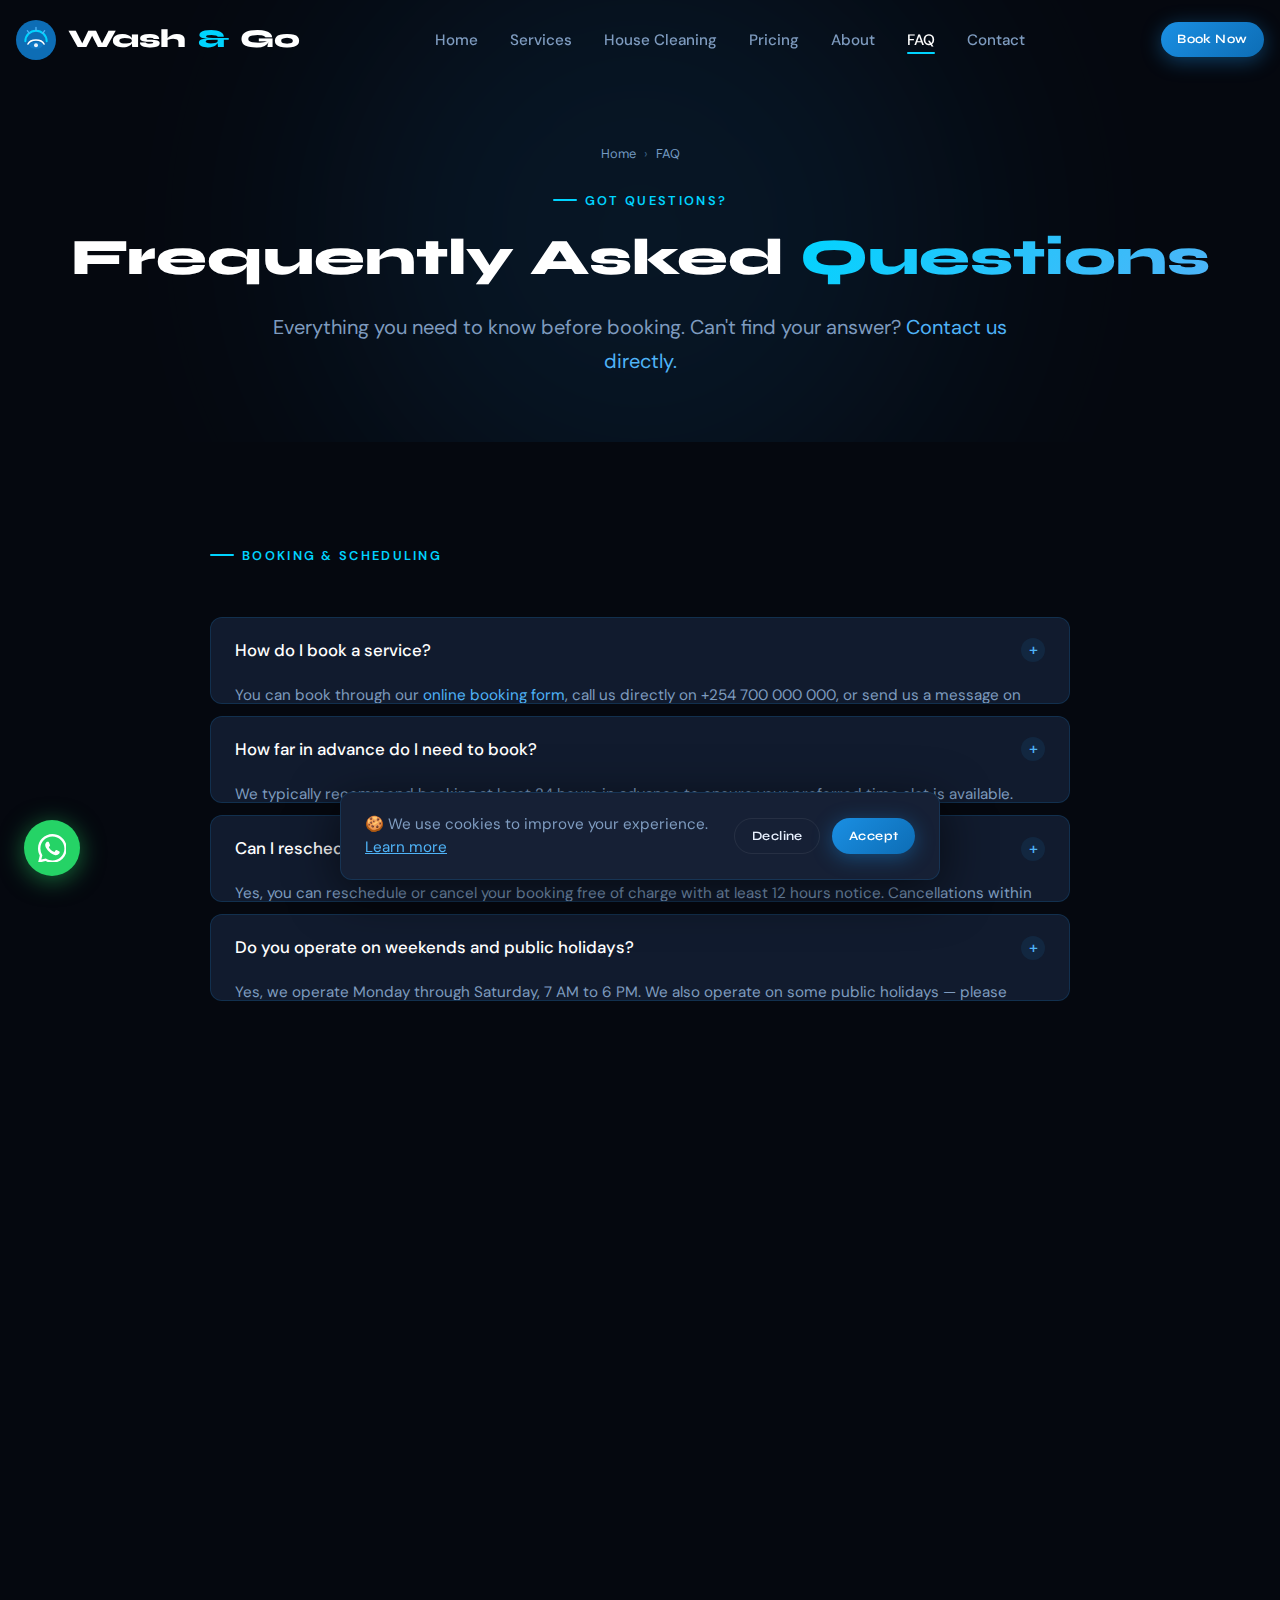
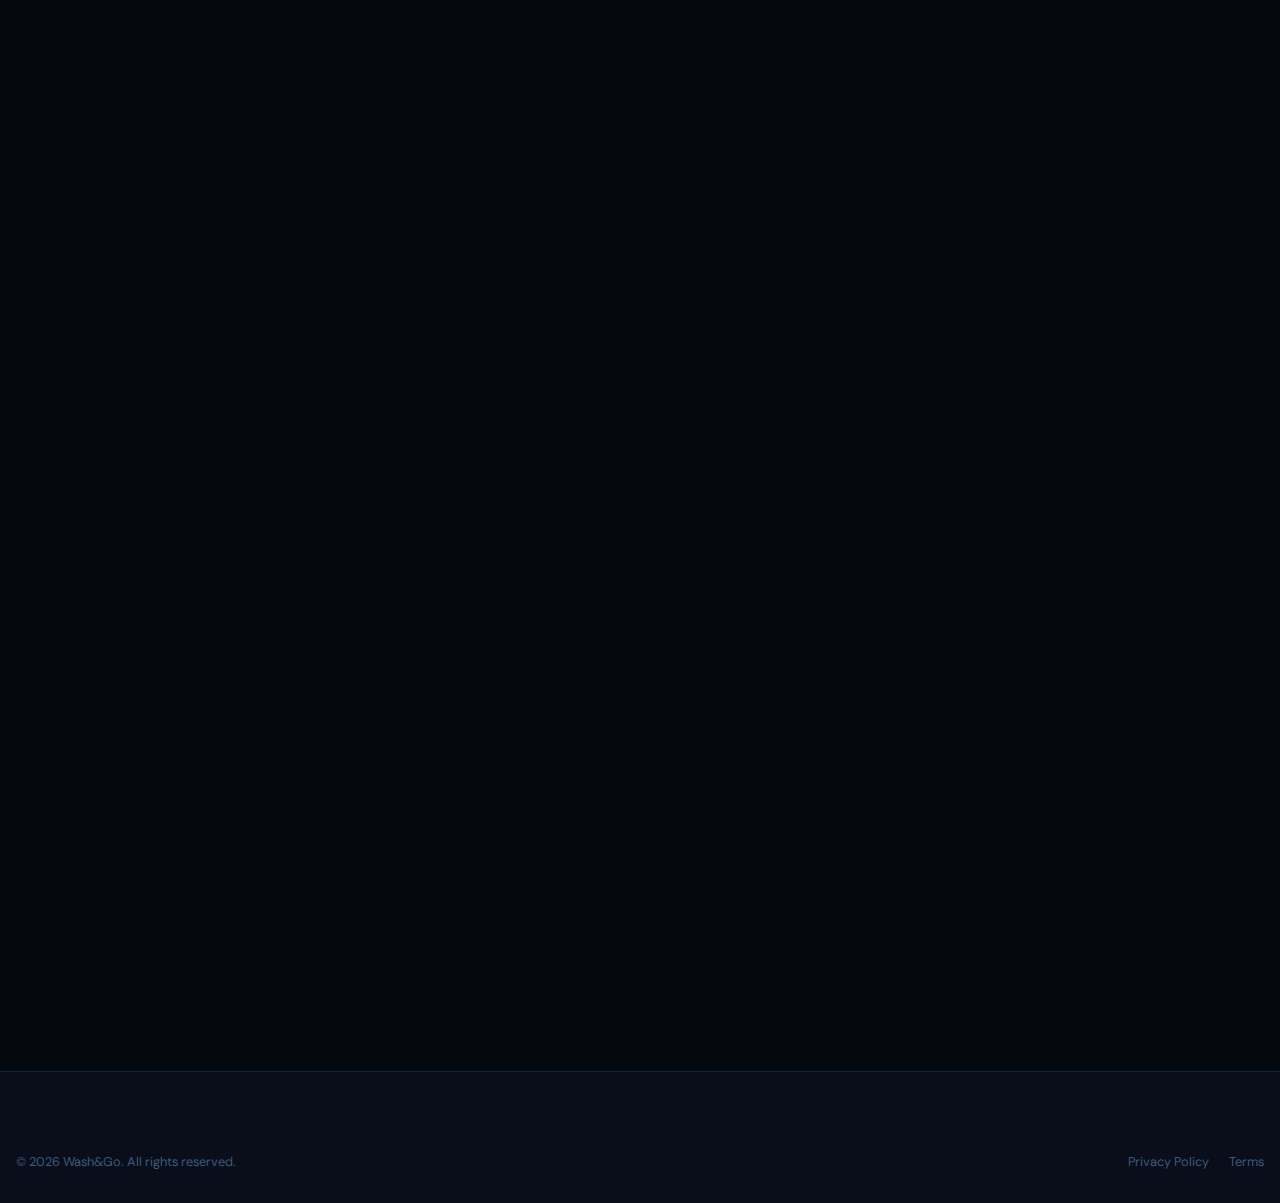
<file: faq.html>
<!DOCTYPE html>
<html lang="en">
<head>
  <meta charset="UTF-8" /><meta name="viewport" content="width=device-width, initial-scale=1.0" />
  <meta name="description" content="Frequently asked questions about Wash&Go mobile car detailing and house cleaning services." />
  <title>FAQ | Wash&Go</title>
  <link rel="stylesheet" href="globals.css" />
</head>
<body>
<div class="page-loader" aria-hidden="true"><div class="loader-spinner"></div></div>
<header class="nav" role="banner">
  <div class="container">
    <nav class="nav__inner">
      <a href="index.html" class="nav__logo">
        <svg class="nav__logo-icon" viewBox="0 0 60 60" fill="none"><circle cx="30" cy="30" r="30" fill="#0d6db5"/><path d="M14 32c0-8.8 7.2-16 16-16s16 7.2 16 16" stroke="#00d4ff" stroke-width="3" stroke-linecap="round"/><path d="M18 36c2-4 7-6 12-6s10 2 12 6" stroke="white" stroke-width="2.5" stroke-linecap="round"/><path d="M30 16v-5M20 20l-3-4M40 20l3-4" stroke="#4fb3f7" stroke-width="2" stroke-linecap="round"/><ellipse cx="30" cy="38" rx="10" ry="5" fill="#1a8fe3" opacity=".4"/><circle cx="30" cy="38" r="3" fill="white" opacity=".9"/></svg>
        Wash<span style="color:var(--clr-accent)">&</span>Go
      </a>
      <ul class="nav__links" role="list">
        <li><a href="index.html" class="nav__link">Home</a></li>
        <li><a href="services.html" class="nav__link">Services</a></li>
        <li><a href="house-cleaning.html" class="nav__link">House Cleaning</a></li>
        <li><a href="pricing.html" class="nav__link">Pricing</a></li>
        <li><a href="about.html" class="nav__link">About</a></li>
        <li><a href="faq.html" class="nav__link is-active">FAQ</a></li>
        <li><a href="contact.html" class="nav__link">Contact</a></li>
      </ul>
      <div class="nav__cta"><a href="booking.html" class="btn btn--primary btn--sm">Book Now</a></div>
      <button class="nav__toggle" aria-label="Toggle menu" aria-expanded="false" aria-controls="mobile-menu"><span></span><span></span><span></span></button>
    </nav>
  </div>
  <nav class="nav__mobile-menu" id="mobile-menu">
    <a href="index.html" class="nav__mobile-link">Home</a>
    <a href="services.html" class="nav__mobile-link">Car Detailing</a>
    <a href="house-cleaning.html" class="nav__mobile-link">House Cleaning</a>
    <a href="pricing.html" class="nav__mobile-link">Pricing</a>
    <a href="about.html" class="nav__mobile-link">About</a>
    <a href="faq.html" class="nav__mobile-link">FAQ</a>
    <a href="contact.html" class="nav__mobile-link">Contact</a>
    <div style="padding-top:var(--space-6)"><a href="booking.html" class="btn btn--primary btn--lg">Book Now</a></div>
  </nav>
</header>

<main>
  <section class="page-hero">
    <div class="container">
      <nav class="page-hero__breadcrumb" aria-label="Breadcrumb">
        <a href="index.html">Home</a><span class="page-hero__breadcrumb-sep">›</span>
        <span aria-current="page">FAQ</span>
      </nav>
      <div class="section-label reveal" style="justify-content:center">Got Questions?</div>
      <h1 class="section-title reveal delay-100" style="text-align:center">Frequently Asked <span>Questions</span></h1>
      <p class="section-subtitle reveal delay-200" style="margin-inline:auto;text-align:center">Everything you need to know before booking. Can't find your answer? <a href="contact.html" style="color:var(--clr-primary-light)">Contact us directly.</a></p>
    </div>
  </section>

  <section class="section">
    <div class="container" style="max-width:860px">
      
      <div style="margin-bottom:var(--space-8)">
        <div class="section-label reveal">Booking & Scheduling</div>
      </div>

      <div class="accordion reveal delay-100" role="list">
        <div class="accordion-item" role="listitem">
          <button class="accordion-trigger" aria-expanded="false">How do I book a service?<span class="accordion-trigger__icon" aria-hidden="true">+</span></button>
          <div class="accordion-body"><div class="accordion-body__inner">You can book through our <a href="booking.html" style="color:var(--clr-primary-light)">online booking form</a>, call us directly on +254 700 000 000, or send us a message on WhatsApp. We'll confirm your booking within 1 hour during business hours (Mon–Sat, 7 AM – 6 PM).</div></div>
        </div>
        <div class="accordion-item" role="listitem">
          <button class="accordion-trigger" aria-expanded="false">How far in advance do I need to book?<span class="accordion-trigger__icon" aria-hidden="true">+</span></button>
          <div class="accordion-body"><div class="accordion-body__inner">We typically recommend booking at least 24 hours in advance to ensure your preferred time slot is available. However, we do accommodate same-day bookings depending on our schedule — just send us a WhatsApp message and we'll do our best.</div></div>
        </div>
        <div class="accordion-item" role="listitem">
          <button class="accordion-trigger" aria-expanded="false">Can I reschedule or cancel my booking?<span class="accordion-trigger__icon" aria-hidden="true">+</span></button>
          <div class="accordion-body"><div class="accordion-body__inner">Yes, you can reschedule or cancel your booking free of charge with at least 12 hours notice. Cancellations within 12 hours of the appointment may incur a small fee. Simply contact us via WhatsApp or phone to make changes.</div></div>
        </div>
        <div class="accordion-item" role="listitem">
          <button class="accordion-trigger" aria-expanded="false">Do you operate on weekends and public holidays?<span class="accordion-trigger__icon" aria-hidden="true">+</span></button>
          <div class="accordion-body"><div class="accordion-body__inner">Yes, we operate Monday through Saturday, 7 AM to 6 PM. We also operate on some public holidays — please check with us in advance. Sunday appointments may be available upon special request.</div></div>
        </div>
      </div>

      <div style="margin-top:var(--space-10);margin-bottom:var(--space-8)">
        <div class="section-label reveal">Car Detailing</div>
      </div>

      <div class="accordion reveal delay-100" role="list">
        <div class="accordion-item" role="listitem">
          <button class="accordion-trigger" aria-expanded="false">Do I need to be present during the service?<span class="accordion-trigger__icon" aria-hidden="true">+</span></button>
          <div class="accordion-body"><div class="accordion-body__inner">No, you don't need to be physically present. Many of our clients leave their car keys with a trusted person or at a reception desk. We just need access to the vehicle and a safe, accessible location. We'll send you a completion message with photos when done.</div></div>
        </div>
        <div class="accordion-item" role="listitem">
          <button class="accordion-trigger" aria-expanded="false">What do I need to provide for the car detailing?<span class="accordion-trigger__icon" aria-hidden="true">+</span></button>
          <div class="accordion-body"><div class="accordion-body__inner">We bring all our own professional equipment and products — you don't need to provide anything. We do need a safe, accessible parking location (covered or shaded preferred for polishing services) and access to electricity for some services. Water access is helpful but not always required.</div></div>
        </div>
        <div class="accordion-item" role="listitem">
          <button class="accordion-trigger" aria-expanded="false">Is ceramic coating worth it?<span class="accordion-trigger__icon" aria-hidden="true">+</span></button>
          <div class="accordion-body"><div class="accordion-body__inner">Ceramic coating is an excellent long-term investment if you want to protect your vehicle's paintwork and reduce maintenance effort. It creates a hydrophobic, UV-resistant layer that makes your car easier to clean and keeps it looking newer for longer (1–5 years depending on the grade). We recommend it for newer vehicles or recently polished paint. Book a free inspection and we'll advise whether your car's paint is suitable.</div></div>
        </div>
        <div class="accordion-item" role="listitem">
          <button class="accordion-trigger" aria-expanded="false">Will detailing remove all scratches?<span class="accordion-trigger__icon" aria-hidden="true">+</span></button>
          <div class="accordion-body"><div class="accordion-body__inner">Light surface scratches and swirl marks can be significantly reduced or eliminated through machine polishing. Deep scratches that have penetrated through the clear coat to the paint or primer cannot be removed through detailing and would require a respray. We'll assess your vehicle honestly before any work begins.</div></div>
        </div>
      </div>

      <div style="margin-top:var(--space-10);margin-bottom:var(--space-8)">
        <div class="section-label reveal">House Cleaning</div>
      </div>

      <div class="accordion reveal delay-100" role="list">
        <div class="accordion-item" role="listitem">
          <button class="accordion-trigger" aria-expanded="false">Do I need to be home during the cleaning?<span class="accordion-trigger__icon" aria-hidden="true">+</span></button>
          <div class="accordion-body"><div class="accordion-body__inner">You don't need to be home if you're comfortable granting access. Many clients leave a spare key or arrange with building management. All our team members are vetted and trustworthy, and we can send you before/after photos. However, we're equally happy to work while you're home.</div></div>
        </div>
        <div class="accordion-item" role="listitem">
          <button class="accordion-trigger" aria-expanded="false">What cleaning products do you use?<span class="accordion-trigger__icon" aria-hidden="true">+</span></button>
          <div class="accordion-body"><div class="accordion-body__inner">We use professional-grade, eco-friendly cleaning products that are tough on dirt but safe for your family, pets, and surfaces. If you have any allergies or preferences (e.g. specific products for wooden floors), please let us know when booking and we'll accommodate where possible.</div></div>
        </div>
        <div class="accordion-item" role="listitem">
          <button class="accordion-trigger" aria-expanded="false">How do I prepare for a cleaning visit?<span class="accordion-trigger__icon" aria-hidden="true">+</span></button>
          <div class="accordion-body"><div class="accordion-body__inner">For best results, we recommend tidying away personal clutter (clothes, dishes, etc.) beforehand so our team can focus on actual cleaning. For deep cleans, you don't need to do anything — that's what we're there for! Simply ensure access to the property and basic utilities (water, electricity).</div></div>
        </div>
      </div>

      <div style="margin-top:var(--space-10);margin-bottom:var(--space-8)">
        <div class="section-label reveal">Pricing & Payment</div>
      </div>

      <div class="accordion reveal delay-100" role="list">
        <div class="accordion-item" role="listitem">
          <button class="accordion-trigger" aria-expanded="false">Are there any hidden charges?<span class="accordion-trigger__icon" aria-hidden="true">+</span></button>
          <div class="accordion-body"><div class="accordion-body__inner">Never. We always confirm pricing before beginning any work. The prices on our website are starting rates — if there are any additional charges (e.g. for an unusually large vehicle or extremely soiled surfaces), we'll tell you in advance and get your approval before proceeding.</div></div>
        </div>
        <div class="accordion-item" role="listitem">
          <button class="accordion-trigger" aria-expanded="false">How do I pay?<span class="accordion-trigger__icon" aria-hidden="true">+</span></button>
          <div class="accordion-body"><div class="accordion-body__inner">We accept M-Pesa, bank transfer, and cash. Payment is due on completion of the service. For monthly maintenance packages, we invoice at the start of each month.</div></div>
        </div>
        <div class="accordion-item" role="listitem">
          <button class="accordion-trigger" aria-expanded="false">Do you offer a satisfaction guarantee?<span class="accordion-trigger__icon" aria-hidden="true">+</span></button>
          <div class="accordion-body"><div class="accordion-body__inner">Absolutely. If you're not happy with the results, let us know within 24 hours and we'll return to address any areas of concern at no extra charge. Our goal is for every client to be genuinely delighted with the result.</div></div>
        </div>
      </div>

      <div style="margin-top:var(--space-12);padding:var(--space-8);background:var(--clr-surface);border:1px solid var(--clr-border);border-radius:var(--radius-lg);text-align:center" class="reveal">
        <h2 style="font-size:var(--fs-xl);margin-bottom:var(--space-3)">Still Have a Question?</h2>
        <p style="color:var(--clr-text-muted);font-size:var(--fs-sm);margin-bottom:var(--space-6)">We're happy to help. Reach out via WhatsApp for the fastest response.</p>
        <div style="display:flex;justify-content:center;gap:var(--space-4);flex-wrap:wrap">
          <a href="contact.html" class="btn btn--outline">Contact Us</a>
          <a href="#" class="btn btn--whatsapp" data-whatsapp="Hi! I have a question about Wash&Go services">Chat on WhatsApp</a>
        </div>
      </div>

    </div>
  </section>
</main>

<footer class="footer" role="contentinfo">
  <div class="container">
    <div class="footer__bottom" style="padding-top:0;border-top:none">
      <p class="footer__copyright">© <span id="year"></span> Wash&Go. All rights reserved.</p>
      <div class="footer__legal-links">
        <a href="privacy.html" class="footer__legal-link">Privacy Policy</a>
        <a href="terms.html" class="footer__legal-link">Terms</a>
      </div>
    </div>
  </div>
</footer>
<a href="#" class="whatsapp-float" data-whatsapp="Hi! I have a question for Wash&Go" aria-label="WhatsApp">
  <svg viewBox="0 0 24 24"><path d="M17.472 14.382c-.297-.149-1.758-.867-2.03-.967-.273-.099-.471-.148-.67.15-.197.297-.767.966-.94 1.164-.173.199-.347.223-.644.075-.297-.15-1.255-.463-2.39-1.475-.883-.788-1.48-1.761-1.653-2.059-.173-.297-.018-.458.13-.606.134-.133.298-.347.446-.52.149-.174.198-.298.298-.497.099-.198.05-.371-.025-.52-.075-.149-.669-1.612-.916-2.207-.242-.579-.487-.5-.669-.51-.173-.008-.371-.01-.57-.01-.198 0-.52.074-.792.372-.272.297-1.04 1.016-1.04 2.479 0 1.462 1.065 2.875 1.213 3.074.149.198 2.096 3.2 5.077 4.487.709.306 1.262.489 1.694.625.712.227 1.36.195 1.871.118.571-.085 1.758-.719 2.006-1.413.248-.694.248-1.289.173-1.413-.074-.124-.272-.198-.57-.347z" fill="white"/><path d="M12 0C5.373 0 0 5.373 0 12c0 2.09.539 4.09 1.482 5.832L0 24l6.344-1.449A11.952 11.952 0 0012 24c6.627 0 12-5.373 12-12S18.627 0 12 0zm0 22c-1.846 0-3.594-.476-5.12-1.31l-.366-.216-3.766.861.913-3.655-.241-.378A9.956 9.956 0 012 12C2 6.477 6.477 2 12 2s10 4.477 10 10-4.477 10-10 10z" fill="white"/></svg>
</a>
<script>document.getElementById('year').textContent = new Date().getFullYear();</script>
<script src="globals.js"></script>
</body>
</html>
</file>
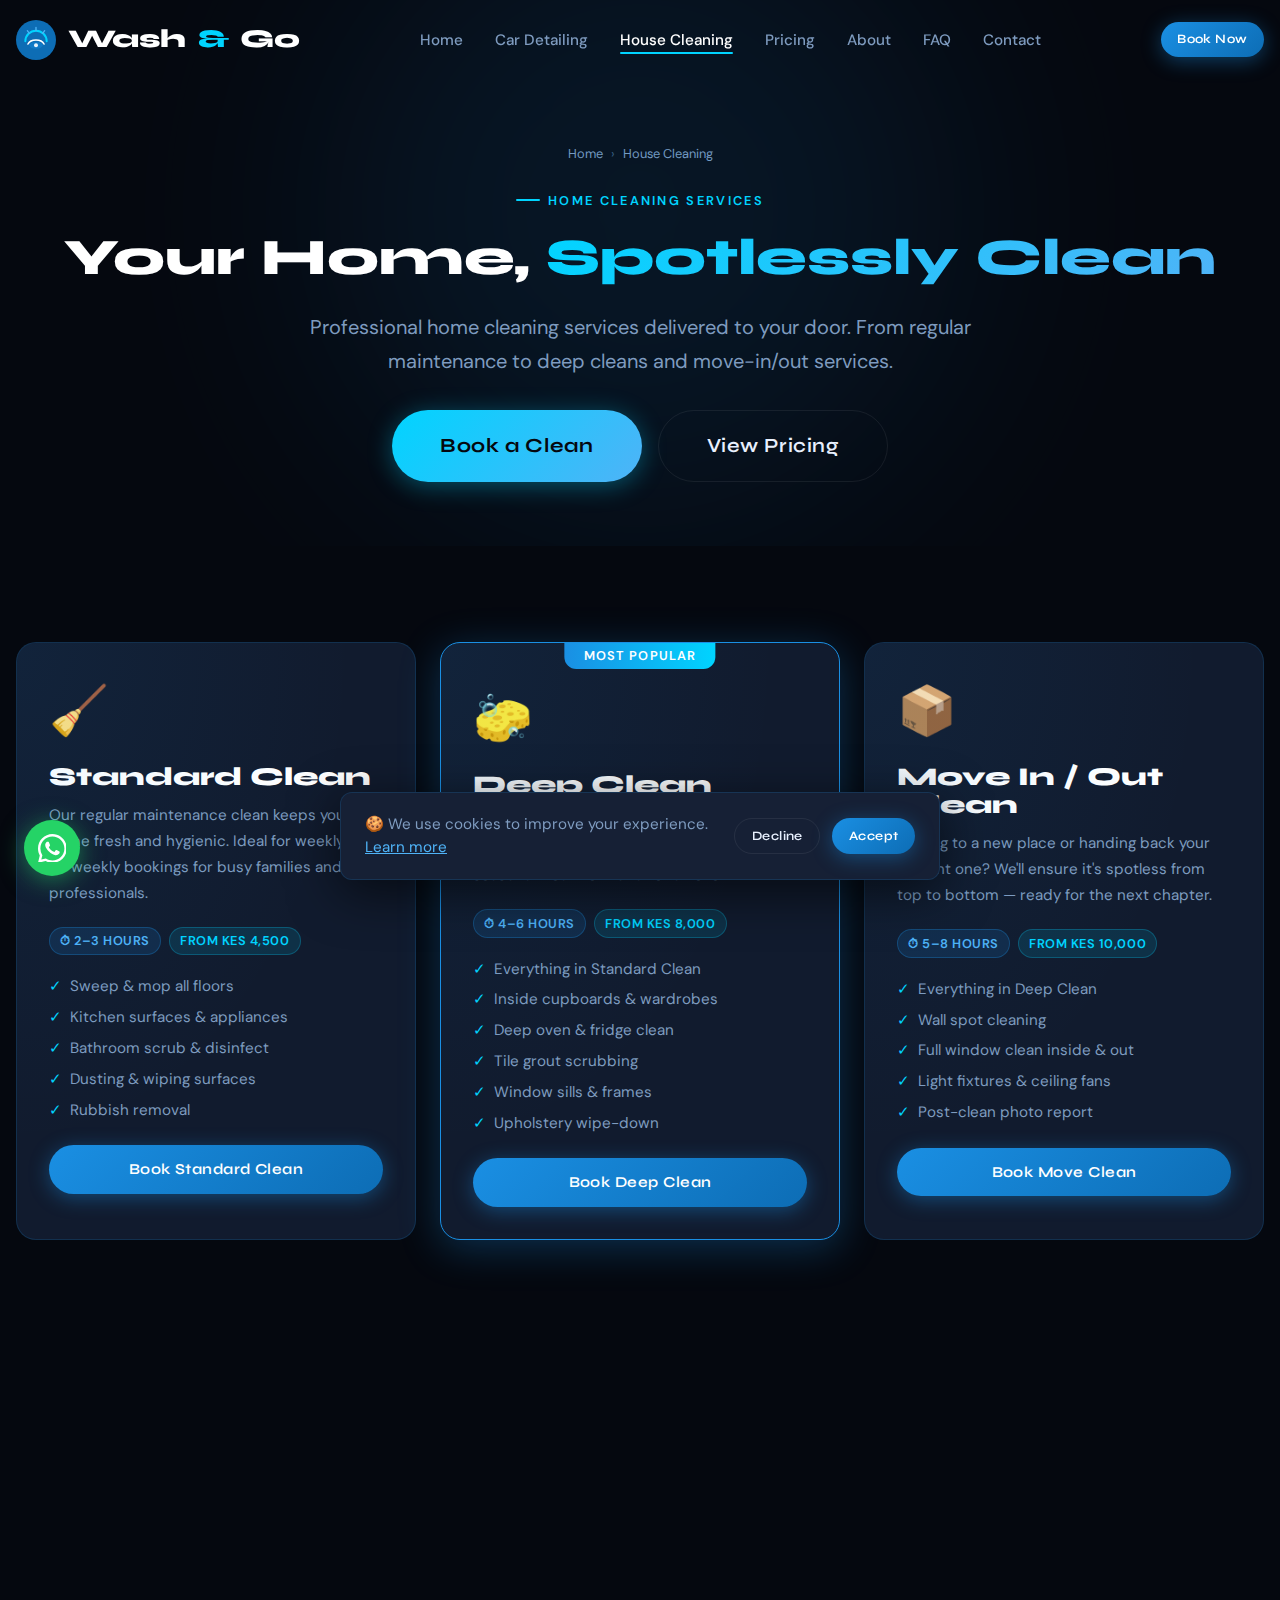
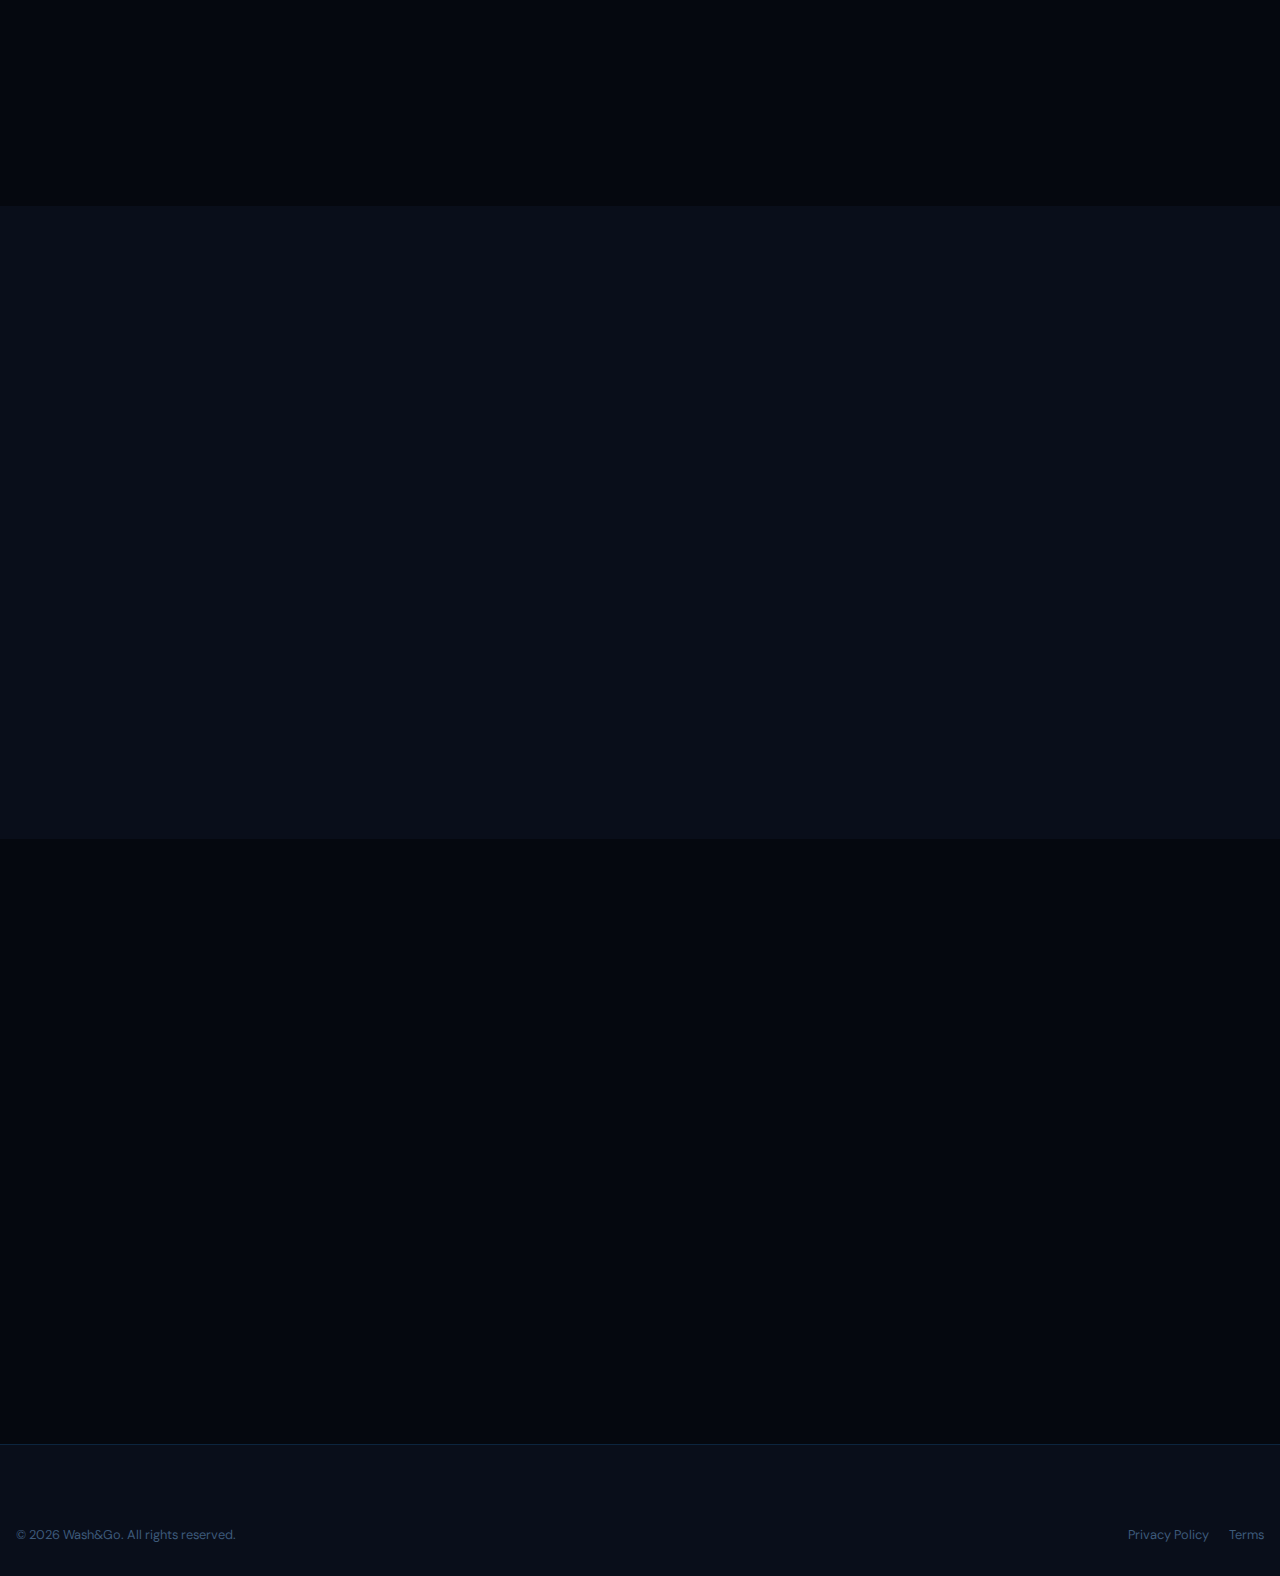
<file: house-cleaning.html>
<!DOCTYPE html>
<html lang="en">
<head>
  <meta charset="UTF-8" /><meta name="viewport" content="width=device-width, initial-scale=1.0" />
  <meta name="description" content="Professional mobile house cleaning services by Wash&Go. Standard, deep, move-in/out, and regular maintenance packages." />
  <title>House Cleaning Services | Wash&Go</title>
  <link rel="stylesheet" href="globals.css" />
  <style>
    .room-grid { display: grid; grid-template-columns: repeat(auto-fit, minmax(min(100%, 14rem), 1fr)); gap: var(--space-4); }
    .room-card { background: var(--clr-surface); border: 1px solid var(--clr-border); border-radius: var(--radius-md); padding: var(--space-5); text-align: center; transition: transform var(--dur-base) var(--ease-out), border-color var(--dur-base); }
    .room-card:hover { transform: translateY(-4px); border-color: rgba(26,143,227,0.3); }
    .room-card__icon { font-size: 2.5rem; margin-bottom: var(--space-3); }
    .room-card__name { font-weight: var(--fw-semi); color: var(--clr-white); font-size: var(--fs-sm); }
  </style>
</head>
<body>
<div class="page-loader" aria-hidden="true"><div class="loader-spinner"></div></div>
<header class="nav" role="banner">
  <div class="container">
    <nav class="nav__inner">
      <a href="index.html" class="nav__logo">
        <svg class="nav__logo-icon" viewBox="0 0 60 60" fill="none"><circle cx="30" cy="30" r="30" fill="#0d6db5"/><path d="M14 32c0-8.8 7.2-16 16-16s16 7.2 16 16" stroke="#00d4ff" stroke-width="3" stroke-linecap="round"/><path d="M18 36c2-4 7-6 12-6s10 2 12 6" stroke="white" stroke-width="2.5" stroke-linecap="round"/><path d="M30 16v-5M20 20l-3-4M40 20l3-4" stroke="#4fb3f7" stroke-width="2" stroke-linecap="round"/><ellipse cx="30" cy="38" rx="10" ry="5" fill="#1a8fe3" opacity=".4"/><circle cx="30" cy="38" r="3" fill="white" opacity=".9"/></svg>
        Wash<span style="color:var(--clr-accent)">&</span>Go
      </a>
      <ul class="nav__links" role="list">
        <li><a href="index.html" class="nav__link">Home</a></li>
        <li><a href="services.html" class="nav__link">Car Detailing</a></li>
        <li><a href="house-cleaning.html" class="nav__link is-active">House Cleaning</a></li>
        <li><a href="pricing.html" class="nav__link">Pricing</a></li>
        <li><a href="about.html" class="nav__link">About</a></li>
        <li><a href="faq.html" class="nav__link">FAQ</a></li>
        <li><a href="contact.html" class="nav__link">Contact</a></li>
      </ul>
      <div class="nav__cta"><a href="booking.html" class="btn btn--primary btn--sm">Book Now</a></div>
      <button class="nav__toggle" aria-label="Toggle menu" aria-expanded="false" aria-controls="mobile-menu"><span></span><span></span><span></span></button>
    </nav>
  </div>
  <nav class="nav__mobile-menu" id="mobile-menu">
    <a href="index.html" class="nav__mobile-link">Home</a>
    <a href="services.html" class="nav__mobile-link">Car Detailing</a>
    <a href="house-cleaning.html" class="nav__mobile-link">House Cleaning</a>
    <a href="pricing.html" class="nav__mobile-link">Pricing</a>
    <a href="about.html" class="nav__mobile-link">About</a>
    <a href="faq.html" class="nav__mobile-link">FAQ</a>
    <a href="contact.html" class="nav__mobile-link">Contact</a>
    <div style="padding-top:var(--space-6)"><a href="booking.html" class="btn btn--primary btn--lg">Book Now</a></div>
  </nav>
</header>

<main>
  <section class="page-hero">
    <div class="container">
      <nav class="page-hero__breadcrumb" aria-label="Breadcrumb">
        <a href="index.html">Home</a><span class="page-hero__breadcrumb-sep">›</span>
        <span aria-current="page">House Cleaning</span>
      </nav>
      <div class="section-label reveal" style="justify-content:center">Home Cleaning Services</div>
      <h1 class="section-title reveal delay-100" style="text-align:center">Your Home, <span>Spotlessly Clean</span></h1>
      <p class="section-subtitle reveal delay-200" style="margin-inline:auto;text-align:center">Professional home cleaning services delivered to your door. From regular maintenance to deep cleans and move-in/out services.</p>
      <div style="display:flex;justify-content:center;gap:var(--space-4);margin-top:var(--space-8)" class="reveal delay-300">
        <a href="booking.html?service=home-cleaning" class="btn btn--accent btn--lg">Book a Clean</a>
        <a href="pricing.html" class="btn btn--ghost btn--lg">View Pricing</a>
      </div>
    </div>
  </section>

  <!-- Services Grid -->
  <section class="section">
    <div class="container">
      <div style="display:grid;grid-template-columns:repeat(auto-fit, minmax(min(100%, 22rem), 1fr));gap:var(--space-6)">
        <article class="card reveal">
          <div style="font-size:3rem;margin-bottom:var(--space-4)">🧹</div>
          <h2 style="font-size:var(--fs-lg);font-weight:var(--fw-black);margin-bottom:var(--space-3)">Standard Clean</h2>
          <p style="color:var(--clr-text-muted);font-size:var(--fs-sm);line-height:var(--lh-loose);margin-bottom:var(--space-5)">Our regular maintenance clean keeps your home fresh and hygienic. Ideal for weekly or bi-weekly bookings for busy families and professionals.</p>
          <div style="display:flex;flex-wrap:wrap;gap:var(--space-2);margin-bottom:var(--space-5)">
            <span class="badge badge--primary">⏱ 2–3 hours</span>
            <span class="badge badge--accent">From KES 4,500</span>
          </div>
          <ul style="display:flex;flex-direction:column;gap:var(--space-2);font-size:var(--fs-sm);color:var(--clr-text-muted);margin-bottom:var(--space-6)" role="list">
            <li style="display:flex;align-items:center;gap:var(--space-2)"><span style="color:var(--clr-accent)">✓</span>Sweep &amp; mop all floors</li>
            <li style="display:flex;align-items:center;gap:var(--space-2)"><span style="color:var(--clr-accent)">✓</span>Kitchen surfaces &amp; appliances</li>
            <li style="display:flex;align-items:center;gap:var(--space-2)"><span style="color:var(--clr-accent)">✓</span>Bathroom scrub &amp; disinfect</li>
            <li style="display:flex;align-items:center;gap:var(--space-2)"><span style="color:var(--clr-accent)">✓</span>Dusting &amp; wiping surfaces</li>
            <li style="display:flex;align-items:center;gap:var(--space-2)"><span style="color:var(--clr-accent)">✓</span>Rubbish removal</li>
          </ul>
          <a href="booking.html?service=standard-clean" class="btn btn--primary" style="width:100%">Book Standard Clean</a>
        </article>

        <article class="card reveal delay-100" style="border-color:var(--clr-primary);box-shadow:var(--shadow-blue);position:relative">
          <div style="position:absolute;top:-1px;left:50%;transform:translateX(-50%);background:linear-gradient(90deg,var(--clr-primary),var(--clr-accent));color:white;font-size:var(--fs-xs);font-weight:var(--fw-semi);padding:var(--space-1) var(--space-5);border-radius:0 0 var(--radius-md) var(--radius-md);white-space:nowrap;letter-spacing:0.08em;text-transform:uppercase">Most Popular</div>
          <div style="font-size:3rem;margin-bottom:var(--space-4);margin-top:var(--space-2)">🧽</div>
          <h2 style="font-size:var(--fs-lg);font-weight:var(--fw-black);margin-bottom:var(--space-3)">Deep Clean</h2>
          <p style="color:var(--clr-text-muted);font-size:var(--fs-sm);line-height:var(--lh-loose);margin-bottom:var(--space-5)">A thorough top-to-bottom clean for homes that need a serious refresh. Perfect as a seasonal treatment or after an event.</p>
          <div style="display:flex;flex-wrap:wrap;gap:var(--space-2);margin-bottom:var(--space-5)">
            <span class="badge badge--primary">⏱ 4–6 hours</span>
            <span class="badge badge--accent">From KES 8,000</span>
          </div>
          <ul style="display:flex;flex-direction:column;gap:var(--space-2);font-size:var(--fs-sm);color:var(--clr-text-muted);margin-bottom:var(--space-6)" role="list">
            <li style="display:flex;align-items:center;gap:var(--space-2)"><span style="color:var(--clr-accent)">✓</span>Everything in Standard Clean</li>
            <li style="display:flex;align-items:center;gap:var(--space-2)"><span style="color:var(--clr-accent)">✓</span>Inside cupboards &amp; wardrobes</li>
            <li style="display:flex;align-items:center;gap:var(--space-2)"><span style="color:var(--clr-accent)">✓</span>Deep oven &amp; fridge clean</li>
            <li style="display:flex;align-items:center;gap:var(--space-2)"><span style="color:var(--clr-accent)">✓</span>Tile grout scrubbing</li>
            <li style="display:flex;align-items:center;gap:var(--space-2)"><span style="color:var(--clr-accent)">✓</span>Window sills &amp; frames</li>
            <li style="display:flex;align-items:center;gap:var(--space-2)"><span style="color:var(--clr-accent)">✓</span>Upholstery wipe-down</li>
          </ul>
          <a href="booking.html?service=deep-clean" class="btn btn--primary" style="width:100%">Book Deep Clean</a>
        </article>

        <article class="card reveal delay-200">
          <div style="font-size:3rem;margin-bottom:var(--space-4)">📦</div>
          <h2 style="font-size:var(--fs-lg);font-weight:var(--fw-black);margin-bottom:var(--space-3)">Move In / Out Clean</h2>
          <p style="color:var(--clr-text-muted);font-size:var(--fs-sm);line-height:var(--lh-loose);margin-bottom:var(--space-5)">Moving to a new place or handing back your current one? We'll ensure it's spotless from top to bottom — ready for the next chapter.</p>
          <div style="display:flex;flex-wrap:wrap;gap:var(--space-2);margin-bottom:var(--space-5)">
            <span class="badge badge--primary">⏱ 5–8 hours</span>
            <span class="badge badge--accent">From KES 10,000</span>
          </div>
          <ul style="display:flex;flex-direction:column;gap:var(--space-2);font-size:var(--fs-sm);color:var(--clr-text-muted);margin-bottom:var(--space-6)" role="list">
            <li style="display:flex;align-items:center;gap:var(--space-2)"><span style="color:var(--clr-accent)">✓</span>Everything in Deep Clean</li>
            <li style="display:flex;align-items:center;gap:var(--space-2)"><span style="color:var(--clr-accent)">✓</span>Wall spot cleaning</li>
            <li style="display:flex;align-items:center;gap:var(--space-2)"><span style="color:var(--clr-accent)">✓</span>Full window clean inside &amp; out</li>
            <li style="display:flex;align-items:center;gap:var(--space-2)"><span style="color:var(--clr-accent)">✓</span>Light fixtures &amp; ceiling fans</li>
            <li style="display:flex;align-items:center;gap:var(--space-2)"><span style="color:var(--clr-accent)">✓</span>Post-clean photo report</li>
          </ul>
          <a href="booking.html?service=move-in-out" class="btn btn--primary" style="width:100%">Book Move Clean</a>
        </article>

        <article class="card reveal" style="grid-column: 1 / -1; display: grid; grid-template-columns: 1fr 1.5fr; gap: var(--space-8); align-items: center">
          <div>
            <div style="font-size:3.5rem;margin-bottom:var(--space-4)">🔄</div>
            <h2 style="font-size:var(--fs-xl);font-weight:var(--fw-black);margin-bottom:var(--space-3)">Regular Maintenance Plan</h2>
            <p style="color:var(--clr-text-muted);font-size:var(--fs-sm);line-height:var(--lh-loose)">Never think about cleaning again. Set a recurring schedule — weekly, fortnightly, or monthly — and we'll take care of the rest. Priority booking and a dedicated team for consistency.</p>
            <div style="display:flex;gap:var(--space-3);margin-top:var(--space-6);flex-wrap:wrap">
              <a href="booking.html?service=regular-maintenance" class="btn btn--primary">Enquire Now</a>
              <a href="contact.html" class="btn btn--ghost">Get Custom Quote</a>
            </div>
          </div>
          <div style="display:grid;grid-template-columns:1fr 1fr;gap:var(--space-3)">
            <div style="background:var(--clr-bg-3);border:1px solid var(--clr-border);border-radius:var(--radius-md);padding:var(--space-4);text-align:center">
              <div style="font-size:1.5rem;margin-bottom:var(--space-2)">📆</div>
              <div style="font-size:var(--fs-sm);font-weight:var(--fw-semi);color:var(--clr-white)">Weekly</div>
              <div style="font-size:var(--fs-xs);color:var(--clr-text-muted)">Best freshness</div>
            </div>
            <div style="background:var(--clr-bg-3);border:1px solid var(--clr-border);border-radius:var(--radius-md);padding:var(--space-4);text-align:center">
              <div style="font-size:1.5rem;margin-bottom:var(--space-2)">🗓️</div>
              <div style="font-size:var(--fs-sm);font-weight:var(--fw-semi);color:var(--clr-white)">Fortnightly</div>
              <div style="font-size:var(--fs-xs);color:var(--clr-text-muted)">Most popular</div>
            </div>
            <div style="background:var(--clr-bg-3);border:1px solid var(--clr-border);border-radius:var(--radius-md);padding:var(--space-4);text-align:center">
              <div style="font-size:1.5rem;margin-bottom:var(--space-2)">📅</div>
              <div style="font-size:var(--fs-sm);font-weight:var(--fw-semi);color:var(--clr-white)">Monthly</div>
              <div style="font-size:var(--fs-xs);color:var(--clr-text-muted)">Deep clean level</div>
            </div>
            <div style="background:rgba(26,143,227,0.08);border:1px solid rgba(26,143,227,0.2);border-radius:var(--radius-md);padding:var(--space-4);text-align:center">
              <div style="font-size:1.5rem;margin-bottom:var(--space-2)">💬</div>
              <div style="font-size:var(--fs-sm);font-weight:var(--fw-semi);color:var(--clr-primary-light)">Custom</div>
              <div style="font-size:var(--fs-xs);color:var(--clr-text-muted)">We'll tailor it</div>
            </div>
          </div>
        </article>
      </div>
    </div>
  </section>

  <!-- Rooms we clean -->
  <section class="section" style="background:var(--clr-bg-2)">
    <div class="container">
      <div class="section-intro text-center">
        <div class="section-label reveal" style="justify-content:center">Coverage</div>
        <h2 class="section-title reveal delay-100" style="text-align:center">Every Room, <span>Every Corner</span></h2>
      </div>
      <div class="room-grid reveal delay-200">
        <div class="room-card"><div class="room-card__icon">🛋️</div><div class="room-card__name">Living Room</div></div>
        <div class="room-card"><div class="room-card__icon">🍳</div><div class="room-card__name">Kitchen</div></div>
        <div class="room-card"><div class="room-card__icon">🛁</div><div class="room-card__name">Bathrooms</div></div>
        <div class="room-card"><div class="room-card__icon">🛏️</div><div class="room-card__name">Bedrooms</div></div>
        <div class="room-card"><div class="room-card__icon">🏢</div><div class="room-card__name">Study / Office</div></div>
        <div class="room-card"><div class="room-card__icon">🌿</div><div class="room-card__name">Balcony / Patio</div></div>
        <div class="room-card"><div class="room-card__icon">👗</div><div class="room-card__name">Closets</div></div>
        <div class="room-card"><div class="room-card__icon">🧺</div><div class="room-card__name">Laundry Room</div></div>
      </div>
    </div>
  </section>

  <!-- CTA -->
  <section class="section--sm">
    <div class="container container--narrow">
      <div class="cta-banner reveal">
        <h2 class="cta-banner__title">A Cleaner Home <span class="gradient-text">Starts Here</span></h2>
        <p class="cta-banner__subtitle">Book your first clean today and experience the Wash&Go difference.</p>
        <div class="cta-banner__actions">
          <a href="booking.html?service=home-cleaning" class="btn btn--accent btn--lg">Book Now</a>
          <a href="#" class="btn btn--whatsapp btn--lg" data-whatsapp="Hi! I'd like to book a home cleaning service">Chat on WhatsApp</a>
        </div>
      </div>
    </div>
  </section>
</main>

<footer class="footer" role="contentinfo">
  <div class="container">
    <div class="footer__bottom" style="padding-top:0;border-top:none">
      <p class="footer__copyright">© <span id="year"></span> Wash&Go. All rights reserved.</p>
      <div class="footer__legal-links">
        <a href="privacy.html" class="footer__legal-link">Privacy Policy</a>
        <a href="terms.html" class="footer__legal-link">Terms</a>
      </div>
    </div>
  </div>
</footer>
<a href="#" class="whatsapp-float" data-whatsapp="Hi! I'd like to book a house cleaning" aria-label="WhatsApp">
  <svg viewBox="0 0 24 24"><path d="M17.472 14.382c-.297-.149-1.758-.867-2.03-.967-.273-.099-.471-.148-.67.15-.197.297-.767.966-.94 1.164-.173.199-.347.223-.644.075-.297-.15-1.255-.463-2.39-1.475-.883-.788-1.48-1.761-1.653-2.059-.173-.297-.018-.458.13-.606.134-.133.298-.347.446-.52.149-.174.198-.298.298-.497.099-.198.05-.371-.025-.52-.075-.149-.669-1.612-.916-2.207-.242-.579-.487-.5-.669-.51-.173-.008-.371-.01-.57-.01-.198 0-.52.074-.792.372-.272.297-1.04 1.016-1.04 2.479 0 1.462 1.065 2.875 1.213 3.074.149.198 2.096 3.2 5.077 4.487.709.306 1.262.489 1.694.625.712.227 1.36.195 1.871.118.571-.085 1.758-.719 2.006-1.413.248-.694.248-1.289.173-1.413-.074-.124-.272-.198-.57-.347z" fill="white"/><path d="M12 0C5.373 0 0 5.373 0 12c0 2.09.539 4.09 1.482 5.832L0 24l6.344-1.449A11.952 11.952 0 0012 24c6.627 0 12-5.373 12-12S18.627 0 12 0zm0 22c-1.846 0-3.594-.476-5.12-1.31l-.366-.216-3.766.861.913-3.655-.241-.378A9.956 9.956 0 012 12C2 6.477 6.477 2 12 2s10 4.477 10 10-4.477 10-10 10z" fill="white"/></svg>
</a>
<script>document.getElementById('year').textContent = new Date().getFullYear();</script>
<script src="globals.js"></script>
</body>
</html>
</file>
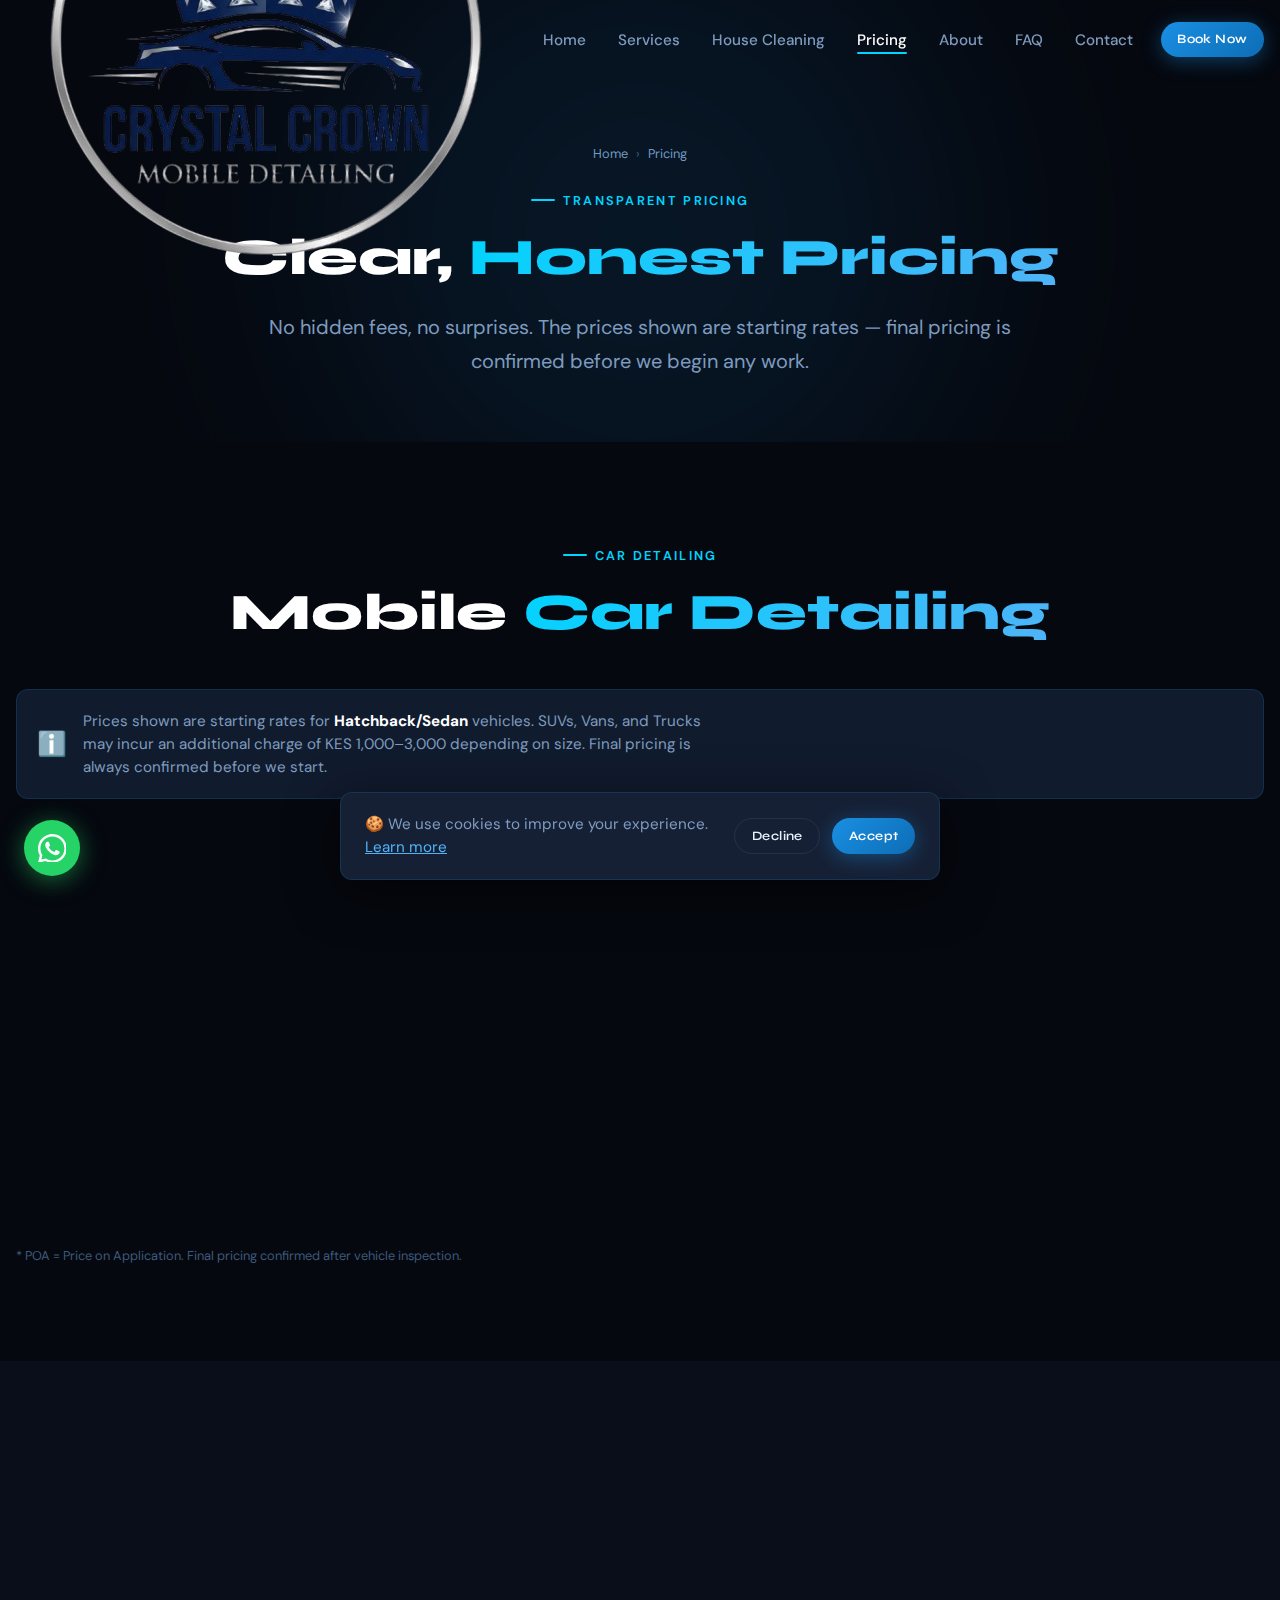
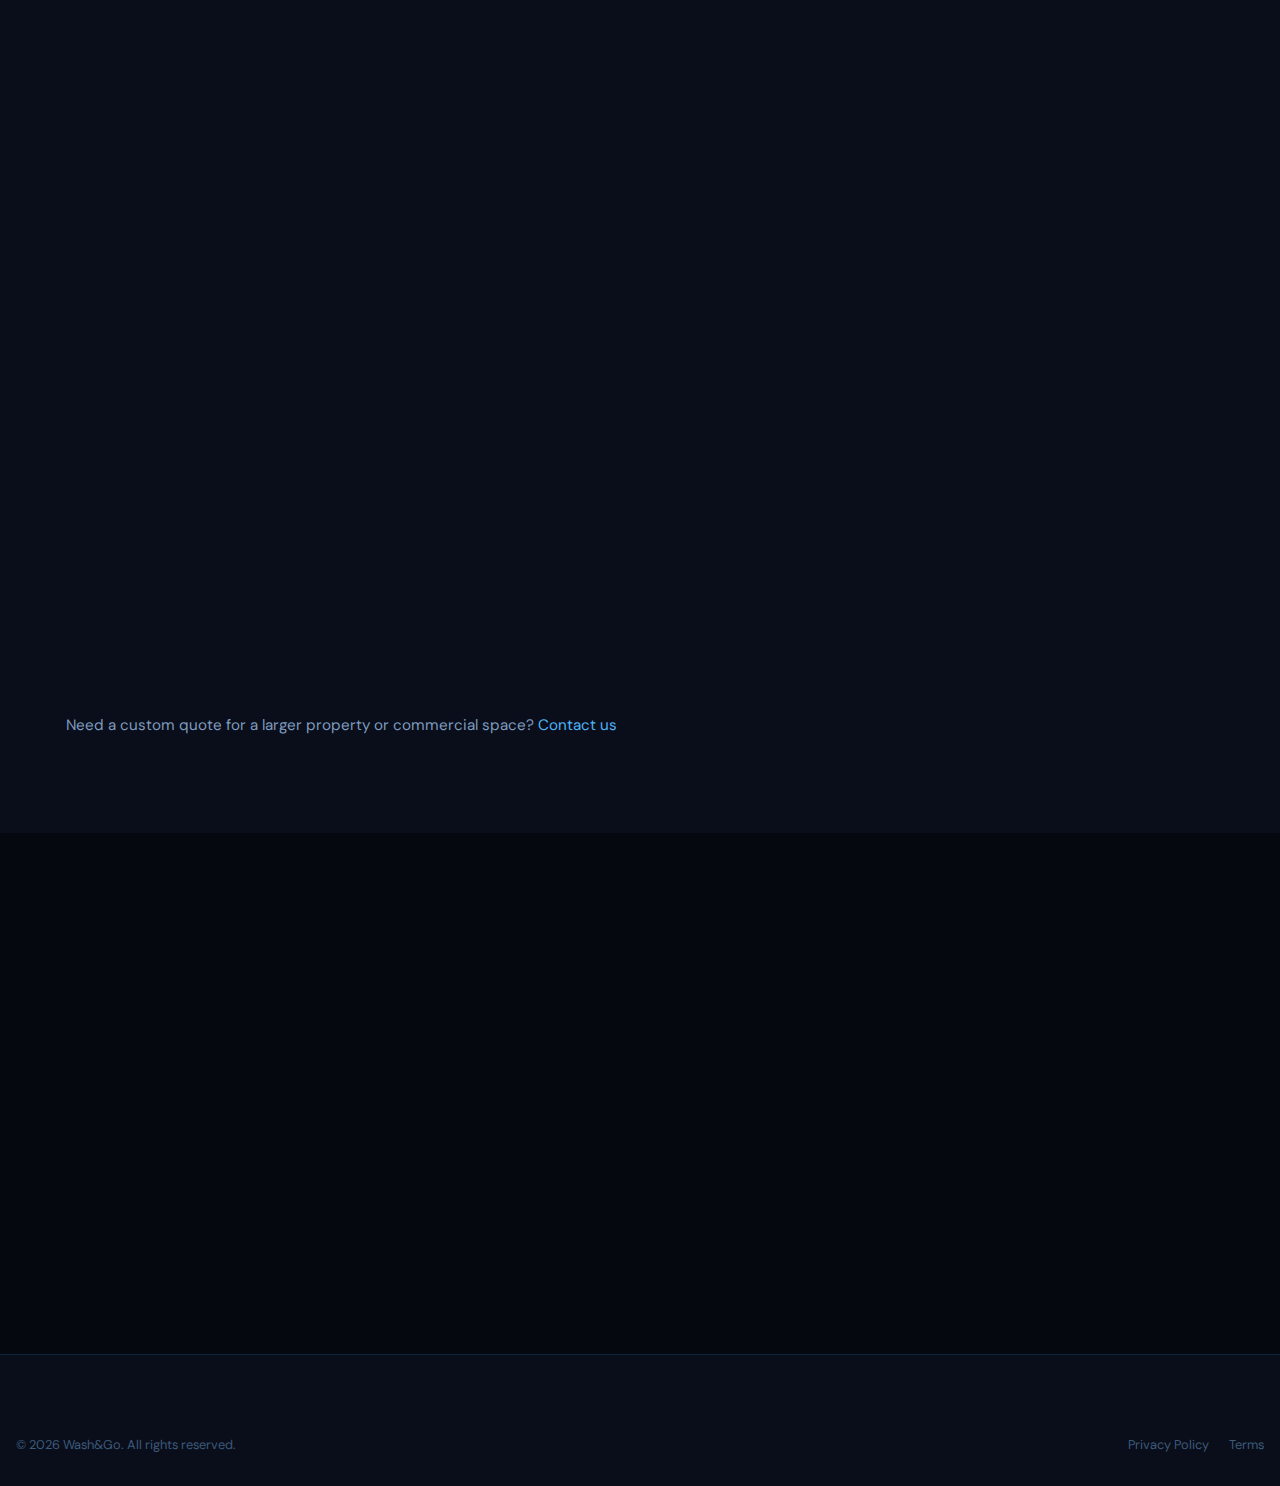
<file: pricing.html>
<!DOCTYPE html>
<html lang="en">
<head>
  <meta charset="UTF-8" /><meta name="viewport" content="width=device-width, initial-scale=1.0" />
  <meta name="description" content="Transparent pricing for all Wash&Go mobile car detailing and house cleaning services. No hidden fees." />
  <title>Pricing | Wash&Go</title>
  <link rel="stylesheet" href="globals.css" />
</head>
<body>
<div class="page-loader" aria-hidden="true"><div class="loader-spinner"></div></div>
<header class="nav" role="banner">
  <div class="container">
    <nav class="nav__inner">
       <a href="index.html" class="nav__logo" aria-label="Wash&Go Home">
  <img src="public/Assets/logo2.png" alt="Wash&Go Logo" class="nav__logo-img">
</a>
      <ul class="nav__links" role="list">
        <li><a href="index.html" class="nav__link">Home</a></li>
        <li><a href="services.html" class="nav__link">Services</a></li>
        <li><a href="house-cleaning.html" class="nav__link">House Cleaning</a></li>
        <li><a href="pricing.html" class="nav__link is-active">Pricing</a></li>
        <li><a href="about.html" class="nav__link">About</a></li>
        <li><a href="faq.html" class="nav__link">FAQ</a></li>
        <li><a href="contact.html" class="nav__link">Contact</a></li>
      </ul>
      <div class="nav__cta"><a href="booking.html" class="btn btn--primary btn--sm">Book Now</a></div>
      <button class="nav__toggle" aria-label="Toggle menu" aria-expanded="false" aria-controls="mobile-menu"><span></span><span></span><span></span></button>
    </nav>
  </div>
  <nav class="nav__mobile-menu" id="mobile-menu">
    <a href="index.html" class="nav__mobile-link">Home</a>
    <a href="services.html" class="nav__mobile-link">Car Detailing</a>
    <a href="house-cleaning.html" class="nav__mobile-link">House Cleaning</a>
    <a href="pricing.html" class="nav__mobile-link">Pricing</a>
    <a href="about.html" class="nav__mobile-link">About</a>
    <a href="faq.html" class="nav__mobile-link">FAQ</a>
    <a href="contact.html" class="nav__mobile-link">Contact</a>
    <div style="padding-top:var(--space-6)"><a href="booking.html" class="btn btn--primary btn--lg">Book Now</a></div>
  </nav>
</header>

<main>
  <section class="page-hero">
    <div class="container">
      <nav class="page-hero__breadcrumb" aria-label="Breadcrumb">
        <a href="index.html">Home</a><span class="page-hero__breadcrumb-sep">›</span>
        <span aria-current="page">Pricing</span>
      </nav>
      <div class="section-label reveal" style="justify-content:center">Transparent Pricing</div>
      <h1 class="section-title reveal delay-100" style="text-align:center">Clear, <span>Honest Pricing</span></h1>
      <p class="section-subtitle reveal delay-200" style="margin-inline:auto;text-align:center">No hidden fees, no surprises. The prices shown are starting rates — final pricing is confirmed before we begin any work.</p>
    </div>
  </section>

  <!-- Car Detailing Pricing -->
  <section class="section">
    <div class="container">
      <div class="text-center" style="margin-bottom:var(--space-12)">
        <div class="section-label reveal">Car Detailing</div>
        <h2 class="section-title reveal delay-100">Mobile <span>Car Detailing</span></h2>
      </div>

      <!-- Vehicle type note -->
      <div style="background:var(--clr-surface);border:1px solid var(--clr-border);border-radius:var(--radius-md);padding:var(--space-5);margin-bottom:var(--space-10);display:flex;align-items:center;gap:var(--space-4)" class="reveal">
        <span style="font-size:1.5rem;flex-shrink:0">ℹ️</span>
        <p style="font-size:var(--fs-sm);color:var(--clr-text-muted)">Prices shown are starting rates for <strong style="color:var(--clr-white)">Hatchback/Sedan</strong> vehicles. SUVs, Vans, and Trucks may incur an additional charge of KES 1,000–3,000 depending on size. Final pricing is always confirmed before we start.</p>
      </div>

      <!-- Pricing table -->
      <div style="overflow-x:auto" class="reveal delay-100">
        <table style="width:100%;border-collapse:separate;border-spacing:0;font-size:var(--fs-sm)">
          <thead>
            <tr style="background:var(--clr-surface);border-radius:var(--radius-md)">
              <th style="padding:var(--space-4) var(--space-6);text-align:left;color:var(--clr-text-muted);font-weight:var(--fw-semi);border-bottom:1px solid var(--clr-border)">Service</th>
              <th style="padding:var(--space-4) var(--space-6);text-align:center;color:var(--clr-text-muted);font-weight:var(--fw-semi);border-bottom:1px solid var(--clr-border)">Hatchback / Sedan</th>
              <th style="padding:var(--space-4) var(--space-6);text-align:center;color:var(--clr-text-muted);font-weight:var(--fw-semi);border-bottom:1px solid var(--clr-border)">SUV / 4x4</th>
              <th style="padding:var(--space-4) var(--space-6);text-align:center;color:var(--clr-text-muted);font-weight:var(--fw-semi);border-bottom:1px solid var(--clr-border)">Van / Truck</th>
              <th style="padding:var(--space-4) var(--space-6);text-align:center;color:var(--clr-text-muted);font-weight:var(--fw-semi);border-bottom:1px solid var(--clr-border)">Duration</th>
              <th style="padding:var(--space-4) var(--space-6);text-align:center;border-bottom:1px solid var(--clr-border)"></th>
            </tr>
          </thead>
          <tbody>
            <tr style="background:var(--clr-bg-3)">
              <td style="padding:var(--space-4) var(--space-6);color:var(--clr-white);font-weight:var(--fw-medium);border-bottom:1px solid var(--clr-border-light)">Easy Care Detail</td>
              <td style="padding:var(--space-4) var(--space-6);text-align:center;color:var(--clr-accent);font-weight:var(--fw-bold);border-bottom:1px solid var(--clr-border-light)">KES 5,500</td>
              <td style="padding:var(--space-4) var(--space-6);text-align:center;color:var(--clr-text-muted);border-bottom:1px solid var(--clr-border-light)">KES 6,500</td>
              <td style="padding:var(--space-4) var(--space-6);text-align:center;color:var(--clr-text-muted);border-bottom:1px solid var(--clr-border-light)">KES 7,500</td>
              <td style="padding:var(--space-4) var(--space-6);text-align:center;color:var(--clr-text-muted);border-bottom:1px solid var(--clr-border-light)">1–1.5 hrs</td>
              <td style="padding:var(--space-4) var(--space-6);text-align:center;border-bottom:1px solid var(--clr-border-light)"><a href="booking.html?service=easy-care" class="btn btn--primary btn--sm">Book</a></td>
            </tr>
            <tr>
              <td style="padding:var(--space-4) var(--space-6);color:var(--clr-white);font-weight:var(--fw-medium);border-bottom:1px solid var(--clr-border-light)">Interior & Exterior Detailing</td>
              <td style="padding:var(--space-4) var(--space-6);text-align:center;color:var(--clr-accent);font-weight:var(--fw-bold);border-bottom:1px solid var(--clr-border-light)">KES 10,500</td>
              <td style="padding:var(--space-4) var(--space-6);text-align:center;color:var(--clr-text-muted);border-bottom:1px solid var(--clr-border-light)">KES 12,500</td>
              <td style="padding:var(--space-4) var(--space-6);text-align:center;color:var(--clr-text-muted);border-bottom:1px solid var(--clr-border-light)">KES 14,000</td>
              <td style="padding:var(--space-4) var(--space-6);text-align:center;color:var(--clr-text-muted);border-bottom:1px solid var(--clr-border-light)">2–3 hrs</td>
              <td style="padding:var(--space-4) var(--space-6);text-align:center;border-bottom:1px solid var(--clr-border-light)"><a href="booking.html?service=interior-exterior" class="btn btn--primary btn--sm">Book</a></td>
            </tr>
            <tr style="background:var(--clr-bg-3)">
              <td style="padding:var(--space-4) var(--space-6);color:var(--clr-white);font-weight:var(--fw-medium);border-bottom:1px solid var(--clr-border-light)">Paint Polishing & Care</td>
              <td style="padding:var(--space-4) var(--space-6);text-align:center;color:var(--clr-accent);font-weight:var(--fw-bold);border-bottom:1px solid var(--clr-border-light)">KES 7,000</td>
              <td style="padding:var(--space-4) var(--space-6);text-align:center;color:var(--clr-text-muted);border-bottom:1px solid var(--clr-border-light)">KES 8,500</td>
              <td style="padding:var(--space-4) var(--space-6);text-align:center;color:var(--clr-text-muted);border-bottom:1px solid var(--clr-border-light)">KES 10,000</td>
              <td style="padding:var(--space-4) var(--space-6);text-align:center;color:var(--clr-text-muted);border-bottom:1px solid var(--clr-border-light)">1.5–2 hrs</td>
              <td style="padding:var(--space-4) var(--space-6);text-align:center;border-bottom:1px solid var(--clr-border-light)"><a href="booking.html?service=paint-polish" class="btn btn--primary btn--sm">Book</a></td>
            </tr>
            <tr>
              <td style="padding:var(--space-4) var(--space-6);color:var(--clr-white);font-weight:var(--fw-medium);border-bottom:1px solid var(--clr-border-light)">Monthly Maintenance Package</td>
              <td style="padding:var(--space-4) var(--space-6);text-align:center;color:var(--clr-accent);font-weight:var(--fw-bold);border-bottom:1px solid var(--clr-border-light)">KES 12,000</td>
              <td style="padding:var(--space-4) var(--space-6);text-align:center;color:var(--clr-text-muted);border-bottom:1px solid var(--clr-border-light)">KES 14,000</td>
              <td style="padding:var(--space-4) var(--space-6);text-align:center;color:var(--clr-text-muted);border-bottom:1px solid var(--clr-border-light)">KES 16,000</td>
              <td style="padding:var(--space-4) var(--space-6);text-align:center;color:var(--clr-text-muted);border-bottom:1px solid var(--clr-border-light)">1.5–2 hrs</td>
              <td style="padding:var(--space-4) var(--space-6);text-align:center;border-bottom:1px solid var(--clr-border-light)"><a href="booking.html?service=monthly" class="btn btn--primary btn--sm">Book</a></td>
            </tr>
            <tr style="background:var(--clr-bg-3)">
              <td style="padding:var(--space-4) var(--space-6);color:var(--clr-white);font-weight:var(--fw-medium)">Ceramic Coating & Protection</td>
              <td style="padding:var(--space-4) var(--space-6);text-align:center;color:var(--clr-accent);font-weight:var(--fw-bold)">KES 25,000+*</td>
              <td style="padding:var(--space-4) var(--space-6);text-align:center;color:var(--clr-text-muted)">POA*</td>
              <td style="padding:var(--space-4) var(--space-6);text-align:center;color:var(--clr-text-muted)">POA*</td>
              <td style="padding:var(--space-4) var(--space-6);text-align:center;color:var(--clr-text-muted)">Varies</td>
              <td style="padding:var(--space-4) var(--space-6);text-align:center;"><a href="contact.html" class="btn btn--outline btn--sm">Get Quote</a></td>
            </tr>
          </tbody>
        </table>
      </div>
      <p style="font-size:var(--fs-xs);color:var(--clr-text-faint);margin-top:var(--space-3)">* POA = Price on Application. Final pricing confirmed after vehicle inspection.</p>
    </div>
  </section>

  <!-- House Cleaning Pricing -->
  <section class="section" style="background:var(--clr-bg-2)">
    <div class="container">
      <div class="text-center" style="margin-bottom:var(--space-12)">
        <div class="section-label reveal">House Cleaning</div>
        <h2 class="section-title reveal delay-100">Home Cleaning <span>Packages</span></h2>
        <p class="section-subtitle reveal delay-200" style="margin-inline:auto">Prices vary based on property size (number of bedrooms) and level of cleaning required.</p>
      </div>

      <div style="display:grid;grid-template-columns:repeat(auto-fit, minmax(min(100%, 18rem), 1fr));gap:var(--space-6)">

        <div class="pricing-card reveal">
          <div class="pricing-card__name">Standard Clean</div>
          <div class="pricing-card__price">
            <span class="pricing-card__currency">KES</span>
            <span class="pricing-card__amount">4,500</span>
          </div>
          <div style="font-size:var(--fs-xs);color:var(--clr-text-muted)">from / 1–2 bedroom</div>
          <div class="pricing-card__divider"></div>
          <ul class="pricing-card__features" role="list">
            <li class="pricing-card__feature"><span class="pricing-card__feature-icon">✓</span>Full sweep & mop all floors</li>
            <li class="pricing-card__feature"><span class="pricing-card__feature-icon">✓</span>Kitchen surface & appliance wipe</li>
            <li class="pricing-card__feature"><span class="pricing-card__feature-icon">✓</span>Bathroom scrub & disinfect</li>
            <li class="pricing-card__feature"><span class="pricing-card__feature-icon">✓</span>Dusting all surfaces</li>
            <li class="pricing-card__feature"><span class="pricing-card__feature-icon">✓</span>Bed linen change (if provided)</li>
            <li class="pricing-card__feature"><span class="pricing-card__feature-icon">✓</span>Rubbish removal</li>
          </ul>
          <a href="booking.html?service=standard-clean" class="btn btn--outline" style="width:100%">Book Now</a>
        </div>

        <div class="pricing-card pricing-card--popular reveal delay-200">
          <div class="pricing-card__popular-badge">Most Popular</div>
          <div class="pricing-card__name">Deep Clean</div>
          <div class="pricing-card__price">
            <span class="pricing-card__currency">KES</span>
            <span class="pricing-card__amount">8,000</span>
          </div>
          <div style="font-size:var(--fs-xs);color:var(--clr-text-muted)">from / 2–3 bedroom</div>
          <div class="pricing-card__divider"></div>
          <ul class="pricing-card__features" role="list">
            <li class="pricing-card__feature"><span class="pricing-card__feature-icon">✓</span>Everything in Standard Clean</li>
            <li class="pricing-card__feature"><span class="pricing-card__feature-icon">✓</span>Inside cupboards & drawers</li>
            <li class="pricing-card__feature"><span class="pricing-card__feature-icon">✓</span>Deep oven & fridge clean</li>
            <li class="pricing-card__feature"><span class="pricing-card__feature-icon">✓</span>Tile grout & bathroom deep scrub</li>
            <li class="pricing-card__feature"><span class="pricing-card__feature-icon">✓</span>Window sill & frame cleaning</li>
            <li class="pricing-card__feature"><span class="pricing-card__feature-icon">✓</span>Balcony / patio sweep</li>
            <li class="pricing-card__feature"><span class="pricing-card__feature-icon">✓</span>Sofa & upholstery wipe</li>
          </ul>
          <a href="booking.html?service=deep-clean" class="btn btn--primary" style="width:100%">Book Now</a>
        </div>

        <div class="pricing-card reveal delay-400">
          <div class="pricing-card__name">Move In / Out Clean</div>
          <div class="pricing-card__price">
            <span class="pricing-card__currency">KES</span>
            <span class="pricing-card__amount">10,000</span>
          </div>
          <div style="font-size:var(--fs-xs);color:var(--clr-text-muted)">from / standard apartment</div>
          <div class="pricing-card__divider"></div>
          <ul class="pricing-card__features" role="list">
            <li class="pricing-card__feature"><span class="pricing-card__feature-icon">✓</span>Everything in Deep Clean</li>
            <li class="pricing-card__feature"><span class="pricing-card__feature-icon">✓</span>All walls spot-cleaned</li>
            <li class="pricing-card__feature"><span class="pricing-card__feature-icon">✓</span>Inside all built-in wardrobes</li>
            <li class="pricing-card__feature"><span class="pricing-card__feature-icon">✓</span>Full window clean inside & out</li>
            <li class="pricing-card__feature"><span class="pricing-card__feature-icon">✓</span>Light fixtures & fans</li>
            <li class="pricing-card__feature"><span class="pricing-card__feature-icon">✓</span>Post-clean inspection report</li>
          </ul>
          <a href="booking.html?service=move-in-out" class="btn btn--outline" style="width:100%">Book Now</a>
        </div>

      </div>

      <div style="margin-top:var(--space-8);text-align:center">
        <p style="font-size:var(--fs-sm);color:var(--clr-text-muted)">Need a custom quote for a larger property or commercial space? <a href="contact.html" style="color:var(--clr-primary-light)">Contact us</a></p>
      </div>
    </div>
  </section>

  <!-- FAQ pricing note -->
  <section class="section--sm">
    <div class="container container--narrow">
      <div class="cta-banner reveal">
        <h2 class="cta-banner__title">Ready to Book?</h2>
        <p class="cta-banner__subtitle">All prices are confirmed before we begin. No surprises, ever.</p>
        <div class="cta-banner__actions">
          <a href="booking.html" class="btn btn--accent btn--lg">Book Now</a>
          <a href="faq.html" class="btn btn--ghost btn--lg">Got Questions? See FAQs</a>
        </div>
      </div>
    </div>
  </section>
</main>

<footer class="footer" role="contentinfo">
  <div class="container">
    <div class="footer__bottom" style="padding-top:0;border-top:none">
      <p class="footer__copyright">© <span id="year"></span> Wash&Go. All rights reserved.</p>
      <div class="footer__legal-links">
        <a href="privacy.html" class="footer__legal-link">Privacy Policy</a>
        <a href="terms.html" class="footer__legal-link">Terms</a>
      </div>
    </div>
  </div>
</footer>
<a href="#" class="whatsapp-float" data-whatsapp="Hi! I'd like to get a quote from Wash&Go" aria-label="WhatsApp">
  <svg viewBox="0 0 24 24"><path d="M17.472 14.382c-.297-.149-1.758-.867-2.03-.967-.273-.099-.471-.148-.67.15-.197.297-.767.966-.94 1.164-.173.199-.347.223-.644.075-.297-.15-1.255-.463-2.39-1.475-.883-.788-1.48-1.761-1.653-2.059-.173-.297-.018-.458.13-.606.134-.133.298-.347.446-.52.149-.174.198-.298.298-.497.099-.198.05-.371-.025-.52-.075-.149-.669-1.612-.916-2.207-.242-.579-.487-.5-.669-.51-.173-.008-.371-.01-.57-.01-.198 0-.52.074-.792.372-.272.297-1.04 1.016-1.04 2.479 0 1.462 1.065 2.875 1.213 3.074.149.198 2.096 3.2 5.077 4.487.709.306 1.262.489 1.694.625.712.227 1.36.195 1.871.118.571-.085 1.758-.719 2.006-1.413.248-.694.248-1.289.173-1.413-.074-.124-.272-.198-.57-.347z" fill="white"/><path d="M12 0C5.373 0 0 5.373 0 12c0 2.09.539 4.09 1.482 5.832L0 24l6.344-1.449A11.952 11.952 0 0012 24c6.627 0 12-5.373 12-12S18.627 0 12 0zm0 22c-1.846 0-3.594-.476-5.12-1.31l-.366-.216-3.766.861.913-3.655-.241-.378A9.956 9.956 0 012 12C2 6.477 6.477 2 12 2s10 4.477 10 10-4.477 10-10 10z" fill="white"/></svg>
</a>
<script>document.getElementById('year').textContent = new Date().getFullYear();</script>
<script src="globals.js"></script>
</body>
</html>
</file>
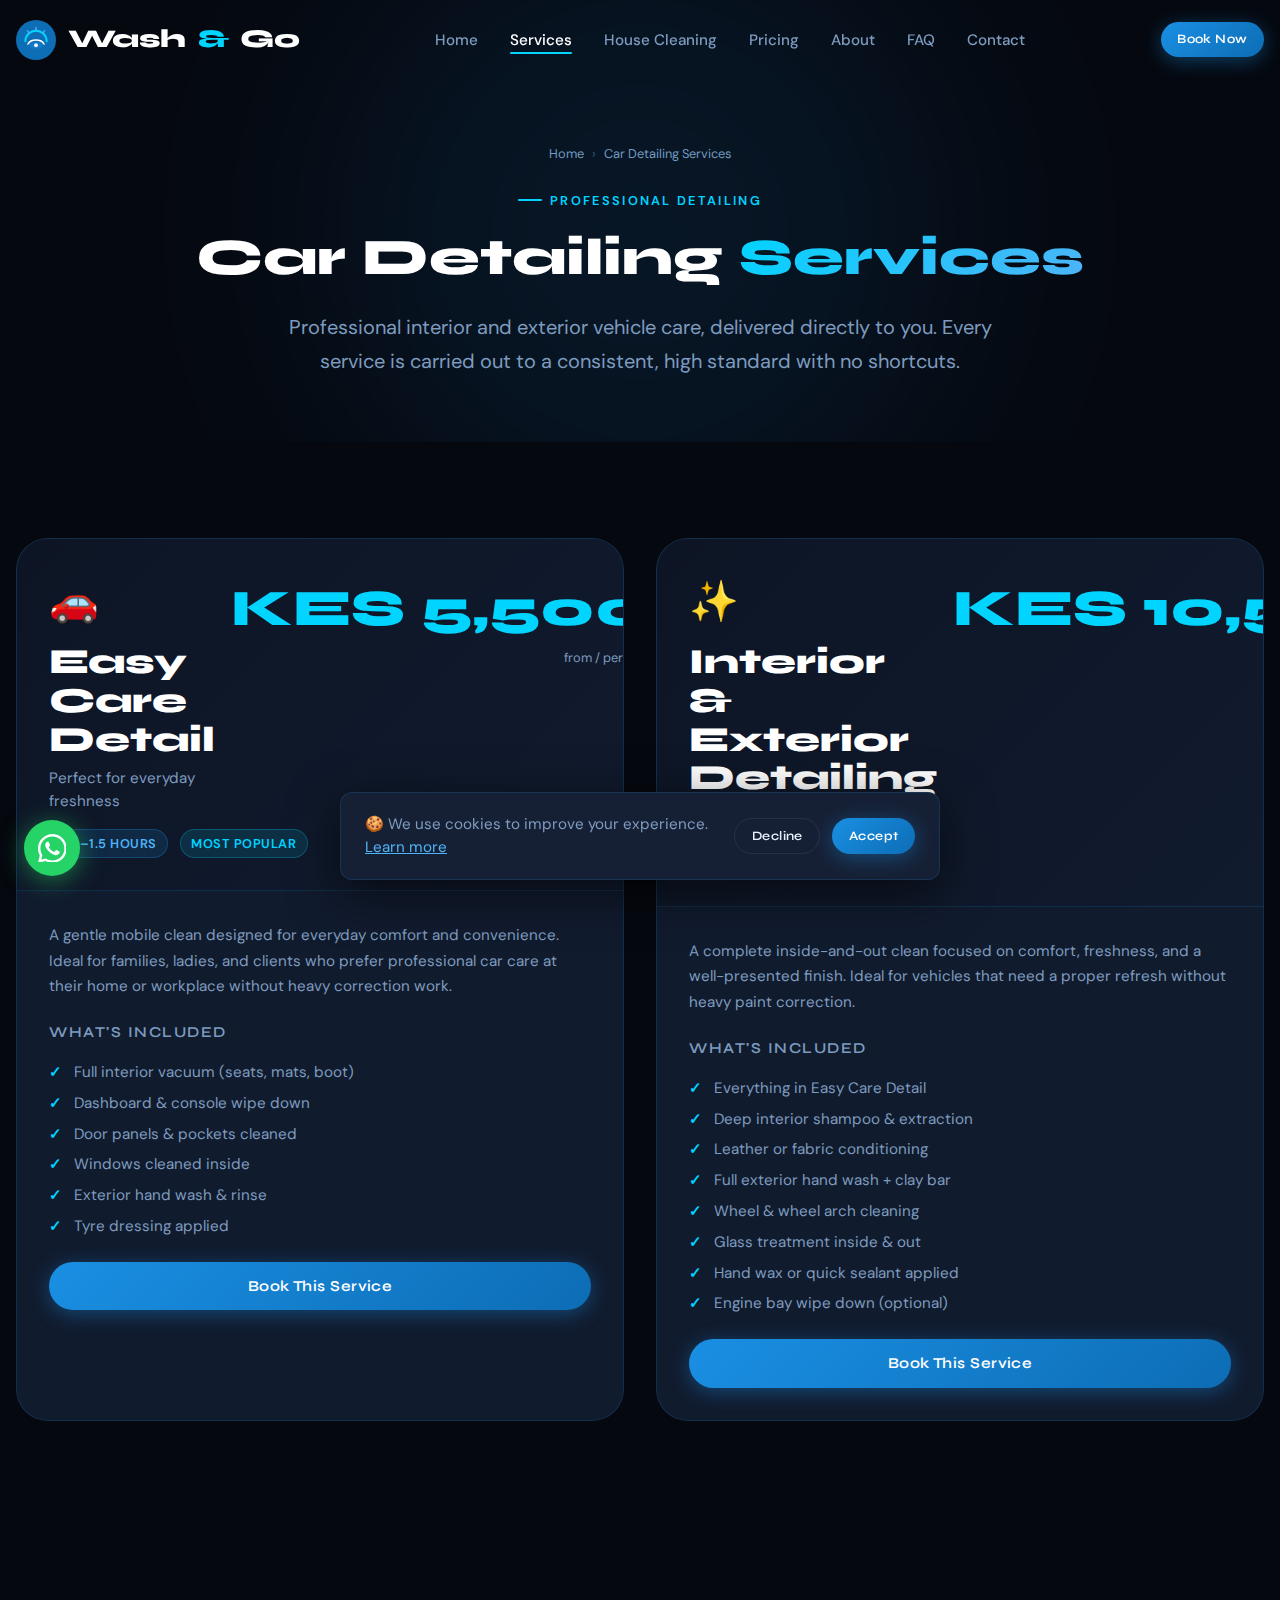
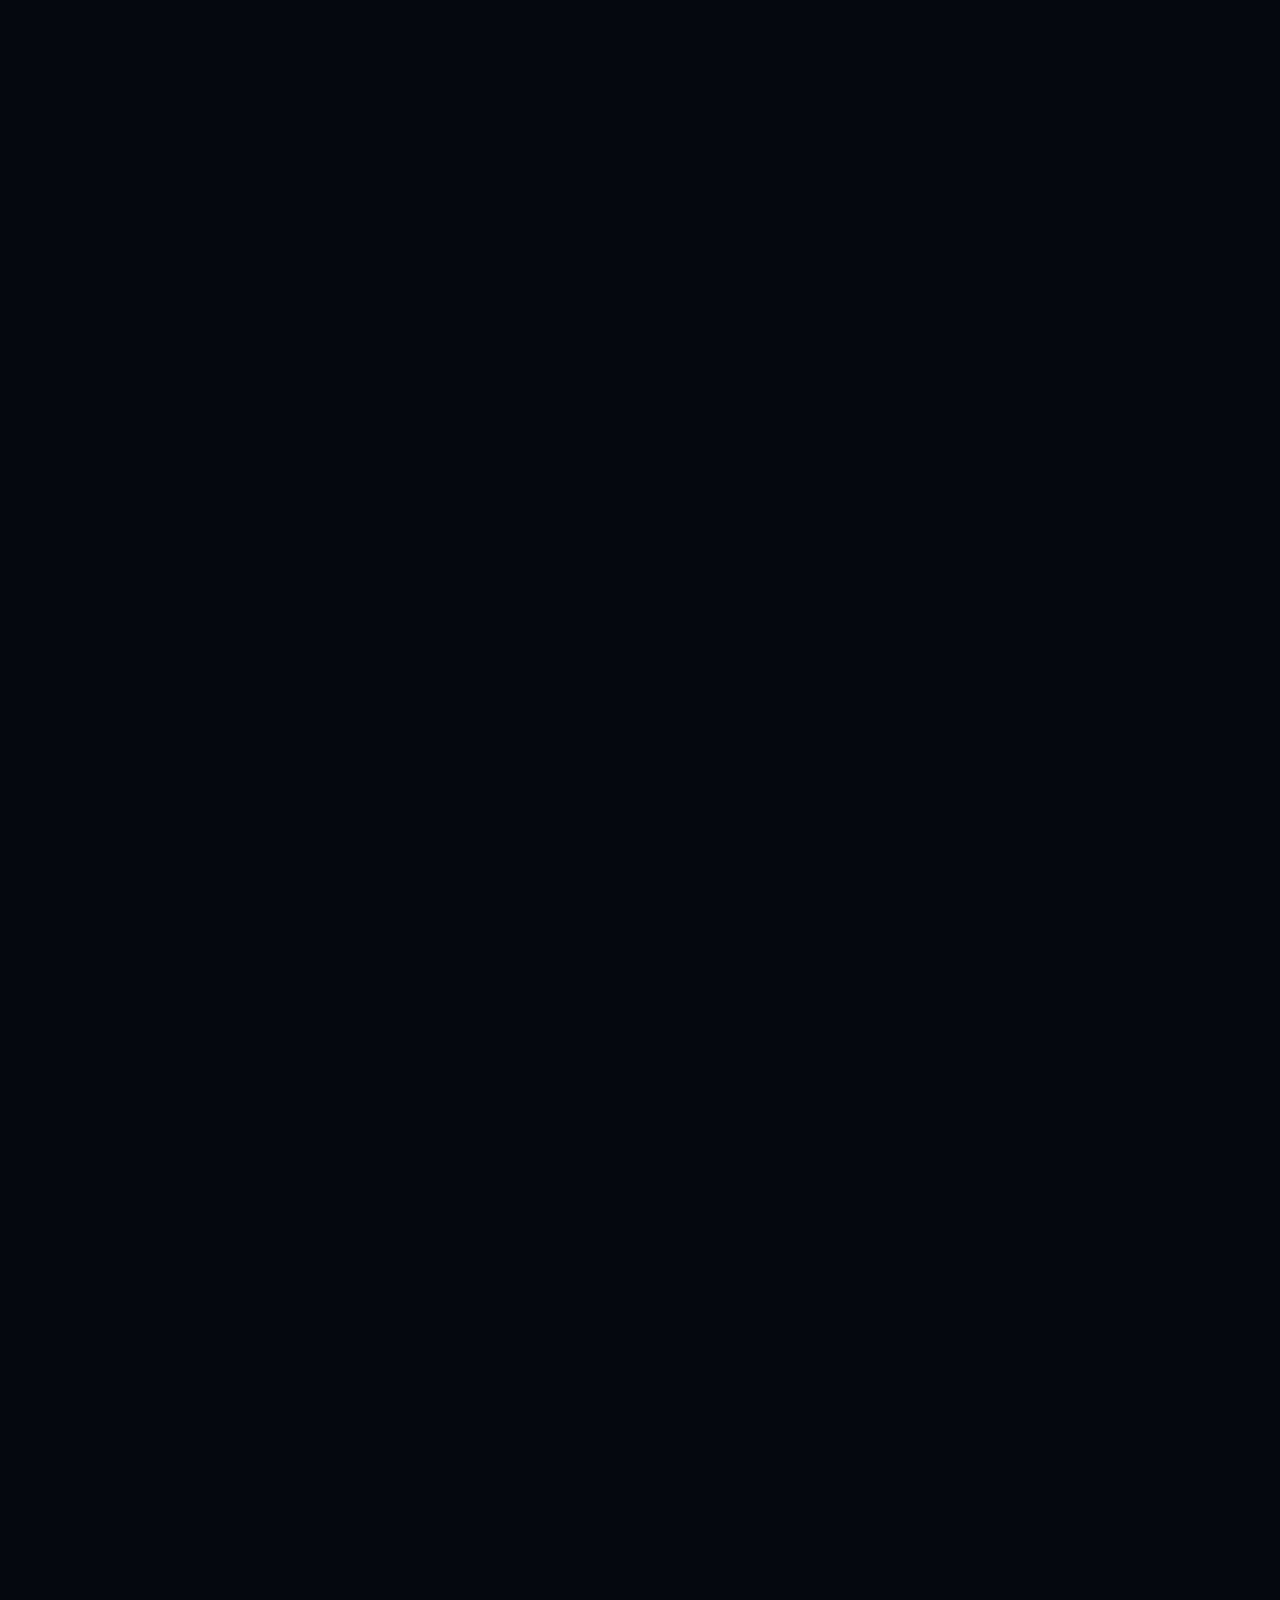
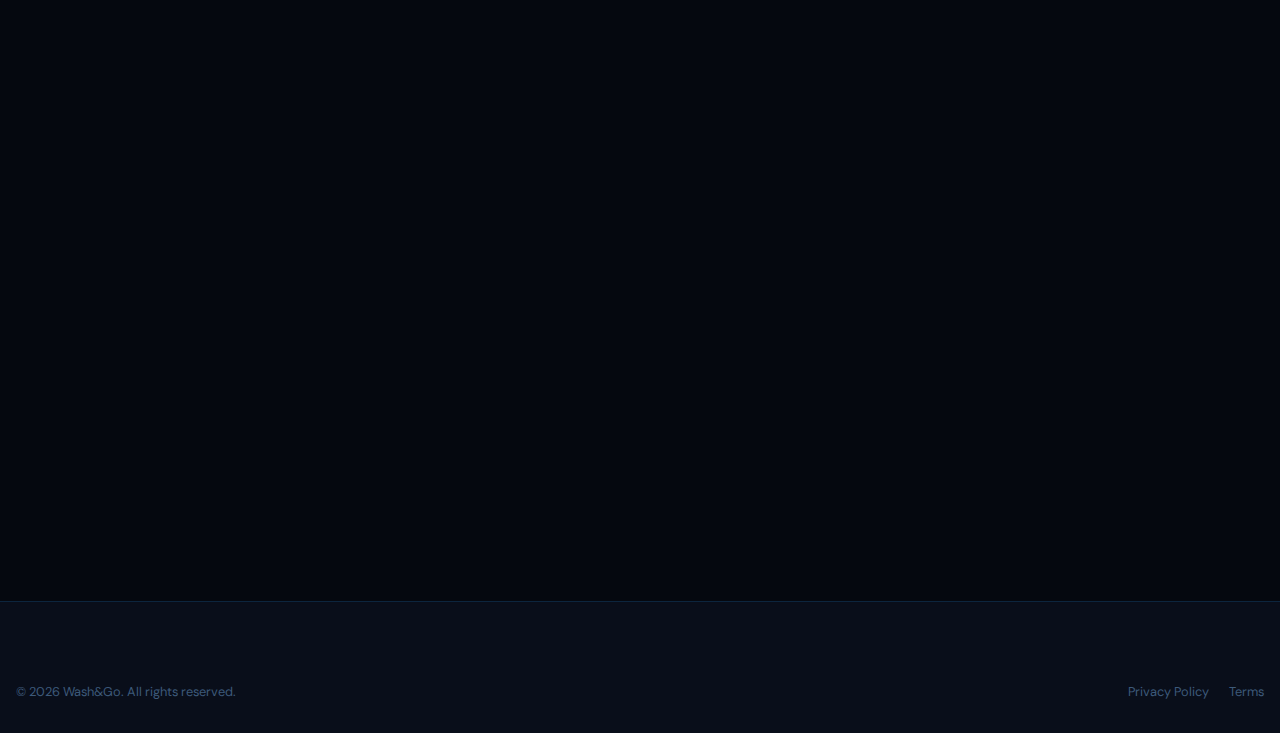
<file: services.html>
<!DOCTYPE html>
<html lang="en">
<head>
  <meta charset="UTF-8" /><meta name="viewport" content="width=device-width, initial-scale=1.0" />
  <meta name="description" content="Professional mobile car detailing services by Wash&Go. Easy Care, Interior & Exterior, Paint Polish, Monthly Packages, Ceramic Coating." />
  <title>Car Detailing Services | Wash&Go</title>
  <link rel="stylesheet" href="globals.css" />
</head>
<body>
<div class="page-loader" aria-hidden="true"><div class="loader-spinner"></div></div>
<header class="nav" role="banner">
  <div class="container">
    <nav class="nav__inner" aria-label="Main navigation">
      <a href="index.html" class="nav__logo">
        <svg class="nav__logo-icon" viewBox="0 0 60 60" fill="none"><circle cx="30" cy="30" r="30" fill="#0d6db5"/><path d="M14 32c0-8.8 7.2-16 16-16s16 7.2 16 16" stroke="#00d4ff" stroke-width="3" stroke-linecap="round"/><path d="M18 36c2-4 7-6 12-6s10 2 12 6" stroke="white" stroke-width="2.5" stroke-linecap="round"/><path d="M30 16v-5M20 20l-3-4M40 20l3-4" stroke="#4fb3f7" stroke-width="2" stroke-linecap="round"/><ellipse cx="30" cy="38" rx="10" ry="5" fill="#1a8fe3" opacity=".4"/><circle cx="30" cy="38" r="3" fill="white" opacity=".9"/></svg>
        Wash<span style="color:var(--clr-accent)">&amp;</span>Go
      </a>
      <ul class="nav__links" role="list">
        <li><a href="index.html" class="nav__link">Home</a></li>
        <li><a href="services.html" class="nav__link is-active">Services</a></li>
        <li><a href="house-cleaning.html" class="nav__link">House Cleaning</a></li>
        <li><a href="pricing.html" class="nav__link">Pricing</a></li>
        <li><a href="about.html" class="nav__link">About</a></li>
        <li><a href="faq.html" class="nav__link">FAQ</a></li>
        <li><a href="contact.html" class="nav__link">Contact</a></li>
      </ul>
      <div class="nav__cta"><a href="booking.html" class="btn btn--primary btn--sm">Book Now</a></div>
      <button class="nav__toggle" aria-label="Toggle menu" aria-expanded="false" aria-controls="mobile-menu"><span></span><span></span><span></span></button>
    </nav>
  </div>
  <nav class="nav__mobile-menu" id="mobile-menu">
    <a href="index.html" class="nav__mobile-link">Home</a>
    <a href="services.html" class="nav__mobile-link">Car Detailing</a>
    <a href="house-cleaning.html" class="nav__mobile-link">House Cleaning</a>
    <a href="pricing.html" class="nav__mobile-link">Pricing</a>
    <a href="about.html" class="nav__mobile-link">About</a>
    <a href="faq.html" class="nav__mobile-link">FAQ</a>
    <a href="contact.html" class="nav__mobile-link">Contact</a>
    <div style="padding-top:var(--space-6)"><a href="booking.html" class="btn btn--primary btn--lg">Book Now</a></div>
  </nav>
</header>

<main>
  <section class="page-hero">
    <div class="container">
      <nav class="page-hero__breadcrumb" aria-label="Breadcrumb">
        <a href="index.html">Home</a><span class="page-hero__breadcrumb-sep">›</span>
        <span aria-current="page">Car Detailing Services</span>
      </nav>
      <div class="section-label reveal" style="justify-content:center">Professional Detailing</div>
      <h1 class="section-title reveal delay-100" style="text-align:center">Car Detailing <span>Services</span></h1>
      <p class="section-subtitle reveal delay-200" style="margin-inline:auto;text-align:center">Professional interior and exterior vehicle care, delivered directly to you. Every service is carried out to a consistent, high standard with no shortcuts.</p>
    </div>
  </section>

  <section class="section">
    <div class="container">
      <div style="display:grid;grid-template-columns:repeat(auto-fit, minmax(min(100%, 30rem), 1fr));gap:var(--space-8)" id="car-detailing">

        <!-- Service 1 -->
        <article class="service-detail-card reveal" id="easy-care">
          <div class="service-detail-card__header">
            <div style="display:flex;align-items:start;justify-content:space-between;gap:var(--space-4)">
              <div>
                <div style="font-size:2.5rem;margin-bottom:var(--space-3)">🚗</div>
                <h2 style="font-size:var(--fs-xl);font-weight:var(--fw-black)">Easy Care Detail</h2>
                <p style="color:var(--clr-text-muted);font-size:var(--fs-sm);margin-top:var(--space-2)">Perfect for everyday freshness</p>
              </div>
              <div style="text-align:right;flex-shrink:0">
                <div style="font-family:var(--font-display);font-size:var(--fs-2xl);font-weight:var(--fw-black);color:var(--clr-accent)">KES 5,500</div>
                <div style="font-size:var(--fs-xs);color:var(--clr-text-muted)">from / per visit</div>
              </div>
            </div>
            <div style="display:flex;gap:var(--space-3);margin-top:var(--space-4)">
              <span class="badge badge--primary">⏱ 1–1.5 hours</span>
              <span class="badge badge--accent">Most Popular</span>
            </div>
          </div>
          <div class="service-detail-card__body">
            <p style="color:var(--clr-text-muted);font-size:var(--fs-sm);line-height:var(--lh-loose)">A gentle mobile clean designed for everyday comfort and convenience. Ideal for families, ladies, and clients who prefer professional car care at their home or workplace without heavy correction work.</p>
            <h3 style="font-size:var(--fs-sm);font-weight:var(--fw-semi);color:var(--clr-text-muted);margin-top:var(--space-6);letter-spacing:0.1em;text-transform:uppercase">What's Included</h3>
            <ul class="service-detail-card__includes" role="list">
              <li>Full interior vacuum (seats, mats, boot)</li>
              <li>Dashboard &amp; console wipe down</li>
              <li>Door panels &amp; pockets cleaned</li>
              <li>Windows cleaned inside</li>
              <li>Exterior hand wash &amp; rinse</li>
              <li>Tyre dressing applied</li>
            </ul>
            <a href="booking.html?service=easy-care" class="btn btn--primary" style="width:100%;margin-top:var(--space-6)">Book This Service</a>
          </div>
        </article>

        <!-- Service 2 -->
        <article class="service-detail-card reveal delay-100" id="interior-exterior">
          <div class="service-detail-card__header">
            <div style="display:flex;align-items:start;justify-content:space-between;gap:var(--space-4)">
              <div>
                <div style="font-size:2.5rem;margin-bottom:var(--space-3)">✨</div>
                <h2 style="font-size:var(--fs-xl);font-weight:var(--fw-black)">Interior &amp; Exterior Detailing</h2>
                <p style="color:var(--clr-text-muted);font-size:var(--fs-sm);margin-top:var(--space-2)">Complete refresh inside and out</p>
              </div>
              <div style="text-align:right;flex-shrink:0">
                <div style="font-family:var(--font-display);font-size:var(--fs-2xl);font-weight:var(--fw-black);color:var(--clr-accent)">KES 10,500</div>
                <div style="font-size:var(--fs-xs);color:var(--clr-text-muted)">from / per visit</div>
              </div>
            </div>
            <div style="display:flex;gap:var(--space-3);margin-top:var(--space-4)">
              <span class="badge badge--primary">⏱ 2–3 hours</span>
              <span class="badge badge--success">Best Value</span>
            </div>
          </div>
          <div class="service-detail-card__body">
            <p style="color:var(--clr-text-muted);font-size:var(--fs-sm);line-height:var(--lh-loose)">A complete inside-and-out clean focused on comfort, freshness, and a well-presented finish. Ideal for vehicles that need a proper refresh without heavy paint correction.</p>
            <h3 style="font-size:var(--fs-sm);font-weight:var(--fw-semi);color:var(--clr-text-muted);margin-top:var(--space-6);letter-spacing:0.1em;text-transform:uppercase">What's Included</h3>
            <ul class="service-detail-card__includes" role="list">
              <li>Everything in Easy Care Detail</li>
              <li>Deep interior shampoo &amp; extraction</li>
              <li>Leather or fabric conditioning</li>
              <li>Full exterior hand wash + clay bar</li>
              <li>Wheel &amp; wheel arch cleaning</li>
              <li>Glass treatment inside &amp; out</li>
              <li>Hand wax or quick sealant applied</li>
              <li>Engine bay wipe down (optional)</li>
            </ul>
            <a href="booking.html?service=interior-exterior" class="btn btn--primary" style="width:100%;margin-top:var(--space-6)">Book This Service</a>
          </div>
        </article>

        <!-- Service 3 -->
        <article class="service-detail-card reveal" id="paint-polish">
          <div class="service-detail-card__header">
            <div style="display:flex;align-items:start;justify-content:space-between;gap:var(--space-4)">
              <div>
                <div style="font-size:2.5rem;margin-bottom:var(--space-3)">🎨</div>
                <h2 style="font-size:var(--fs-xl);font-weight:var(--fw-black)">Paint Polishing &amp; Care</h2>
                <p style="color:var(--clr-text-muted);font-size:var(--fs-sm);margin-top:var(--space-2)">Restore and maintain your paint</p>
              </div>
              <div style="text-align:right;flex-shrink:0">
                <div style="font-family:var(--font-display);font-size:var(--fs-2xl);font-weight:var(--fw-black);color:var(--clr-accent)">KES 7,000</div>
                <div style="font-size:var(--fs-xs);color:var(--clr-text-muted)">from / per visit</div>
              </div>
            </div>
            <span class="badge badge--primary" style="margin-top:var(--space-4)">⏱ 1.5–2 hours</span>
          </div>
          <div class="service-detail-card__body">
            <p style="color:var(--clr-text-muted);font-size:var(--fs-sm);line-height:var(--lh-loose)">Gentle polishing designed to enhance shine, smoothness, and overall paint appearance. Perfect for restoring clarity and maintaining a refined exterior finish.</p>
            <h3 style="font-size:var(--fs-sm);font-weight:var(--fw-semi);color:var(--clr-text-muted);margin-top:var(--space-6);letter-spacing:0.1em;text-transform:uppercase">What's Included</h3>
            <ul class="service-detail-card__includes" role="list">
              <li>Paint inspection &amp; assessment</li>
              <li>Pre-wash &amp; decontamination</li>
              <li>Machine or hand polish application</li>
              <li>Swirl mark &amp; light scratch reduction</li>
              <li>Paint sealant or carnauba wax finish</li>
              <li>Final buff &amp; inspection</li>
            </ul>
            <a href="booking.html?service=paint-polish" class="btn btn--primary" style="width:100%;margin-top:var(--space-6)">Book This Service</a>
          </div>
        </article>

        <!-- Service 4 -->
        <article class="service-detail-card reveal delay-100" id="monthly">
          <div class="service-detail-card__header">
            <div style="display:flex;align-items:start;justify-content:space-between;gap:var(--space-4)">
              <div>
                <div style="font-size:2.5rem;margin-bottom:var(--space-3)">📅</div>
                <h2 style="font-size:var(--fs-xl);font-weight:var(--fw-black)">Monthly Maintenance</h2>
                <p style="color:var(--clr-text-muted);font-size:var(--fs-sm);margin-top:var(--space-2)">Consistent care every month</p>
              </div>
              <div style="text-align:right;flex-shrink:0">
                <div style="font-family:var(--font-display);font-size:var(--fs-2xl);font-weight:var(--fw-black);color:var(--clr-accent)">KES 12,000</div>
                <div style="font-size:var(--fs-xs);color:var(--clr-text-muted)">from / per visit</div>
              </div>
            </div>
            <span class="badge badge--primary" style="margin-top:var(--space-4)">⏱ 1.5–2 hrs / visit</span>
          </div>
          <div class="service-detail-card__body">
            <p style="color:var(--clr-text-muted);font-size:var(--fs-sm);line-height:var(--lh-loose)">Ongoing care to keep your vehicle consistently clean and well maintained. Designed for families and professionals who prefer regular upkeep without the hassle of booking each time.</p>
            <h3 style="font-size:var(--fs-sm);font-weight:var(--fw-semi);color:var(--clr-text-muted);margin-top:var(--space-6);letter-spacing:0.1em;text-transform:uppercase">What's Included</h3>
            <ul class="service-detail-card__includes" role="list">
              <li>Monthly scheduled visits (you set the day)</li>
              <li>Full interior vacuum &amp; wipe down</li>
              <li>Exterior hand wash &amp; tyre dressing</li>
              <li>Priority booking &amp; scheduling</li>
              <li>Dedicated team member for consistency</li>
              <li>Monthly condition report</li>
            </ul>
            <a href="booking.html?service=monthly" class="btn btn--primary" style="width:100%;margin-top:var(--space-6)">Book This Service</a>
          </div>
        </article>

        <!-- Service 5 — Full Width -->
        <article class="service-detail-card reveal" id="ceramic" style="grid-column: 1 / -1">
          <div class="card-split">
            <div class="service-detail-card__header" style="border-bottom:none;border-right:1px solid var(--clr-border)">
              <div style="font-size:3rem;margin-bottom:var(--space-4)">🛡️</div>
              <h2 style="font-size:var(--fs-2xl);font-weight:var(--fw-black)">Ceramic Coating &amp;<br/>Paint Protection</h2>
              <p style="color:var(--clr-text-muted);font-size:var(--fs-sm);margin-top:var(--space-3);line-height:var(--lh-loose)">The ultimate in long-term paint protection. A ceramic coating creates a semi-permanent hydrophobic layer that repels water, UV, and contaminants — keeping your car looking its best with minimal effort.</p>
              <div style="display:flex;flex-wrap:wrap;gap:var(--space-3);margin-top:var(--space-6)">
                <span class="badge badge--primary">Duration varies</span>
                <span class="badge badge--accent">Long-term protection</span>
              </div>
              <div style="margin-top:var(--space-6)">
                <div style="font-family:var(--font-display);font-size:var(--fs-3xl);font-weight:var(--fw-black);color:var(--clr-accent)">KES 25,000+</div>
                <div style="font-size:var(--fs-sm);color:var(--clr-text-muted)">*Final pricing confirmed after vehicle inspection</div>
              </div>
            </div>
            <div class="service-detail-card__body">
              <h3 style="font-size:var(--fs-sm);font-weight:var(--fw-semi);color:var(--clr-text-muted);letter-spacing:0.1em;text-transform:uppercase;margin-bottom:var(--space-4)">What's Included</h3>
              <ul class="service-detail-card__includes" role="list">
                <li>Full paint decontamination &amp; clay bar</li>
                <li>Paint correction (swirl &amp; scratch removal)</li>
                <li>Panel wipe &amp; IPA prep</li>
                <li>Professional ceramic coating application</li>
                <li>Curing &amp; final inspection</li>
                <li>Maintenance guide &amp; aftercare kit</li>
                <li>1–5 year protection (grade dependent)</li>
                <li>Hydrophobic water-beading effect</li>
              </ul>
              <div style="margin-top:var(--space-6);padding:var(--space-4);background:rgba(0,212,255,0.06);border:1px solid rgba(0,212,255,0.15);border-radius:var(--radius-md)">
                <p style="font-size:var(--fs-sm);color:var(--clr-accent)">💡 Book a free inspection first — we'll assess your vehicle's paint condition and provide an exact quote.</p>
              </div>
              <div style="display:grid;grid-template-columns:1fr 1fr;gap:var(--space-3);margin-top:var(--space-6)">
                <a href="booking.html?service=ceramic" class="btn btn--primary">Book Now</a>
                <a href="contact.html" class="btn btn--outline">Free Inspection</a>
              </div>
            </div>
          </div>
        </article>
      </div>
    </div>
  </section>

  <!-- CTA -->
  <section class="section--sm">
    <div class="container container--narrow">
      <div class="cta-banner reveal">
        <div class="section-label" style="justify-content:center">Get Started</div>
        <h2 class="cta-banner__title">Not Sure Which Service?</h2>
        <p class="cta-banner__subtitle">Message us on WhatsApp and we'll recommend the best package for your vehicle and budget.</p>
        <div class="cta-banner__actions">
          <a href="booking.html" class="btn btn--accent btn--lg">Book Now</a>
          <a href="#" class="btn btn--ghost btn--lg" data-whatsapp="Hi! I need help choosing a car detailing service">Get Advice on WhatsApp</a>
        </div>
      </div>
    </div>
  </section>
</main>

<footer class="footer" role="contentinfo">
  <div class="container">
    <div class="footer__bottom" style="padding-top:0;border-top:none">
      <p class="footer__copyright">© <span id="year"></span> Wash&Go. All rights reserved.</p>
      <div class="footer__legal-links">
        <a href="privacy.html" class="footer__legal-link">Privacy Policy</a>
        <a href="terms.html" class="footer__legal-link">Terms</a>
      </div>
    </div>
  </div>
</footer>
<a href="#" class="whatsapp-float" data-whatsapp="Hi! I'd like to book a car detailing service" aria-label="WhatsApp">
  <svg viewBox="0 0 24 24"><path d="M17.472 14.382c-.297-.149-1.758-.867-2.03-.967-.273-.099-.471-.148-.67.15-.197.297-.767.966-.94 1.164-.173.199-.347.223-.644.075-.297-.15-1.255-.463-2.39-1.475-.883-.788-1.48-1.761-1.653-2.059-.173-.297-.018-.458.13-.606.134-.133.298-.347.446-.52.149-.174.198-.298.298-.497.099-.198.05-.371-.025-.52-.075-.149-.669-1.612-.916-2.207-.242-.579-.487-.5-.669-.51-.173-.008-.371-.01-.57-.01-.198 0-.52.074-.792.372-.272.297-1.04 1.016-1.04 2.479 0 1.462 1.065 2.875 1.213 3.074.149.198 2.096 3.2 5.077 4.487.709.306 1.262.489 1.694.625.712.227 1.36.195 1.871.118.571-.085 1.758-.719 2.006-1.413.248-.694.248-1.289.173-1.413-.074-.124-.272-.198-.57-.347z" fill="white"/><path d="M12 0C5.373 0 0 5.373 0 12c0 2.09.539 4.09 1.482 5.832L0 24l6.344-1.449A11.952 11.952 0 0012 24c6.627 0 12-5.373 12-12S18.627 0 12 0zm0 22c-1.846 0-3.594-.476-5.12-1.31l-.366-.216-3.766.861.913-3.655-.241-.378A9.956 9.956 0 012 12C2 6.477 6.477 2 12 2s10 4.477 10 10-4.477 10-10 10z" fill="white"/></svg>
</a>
<script>document.getElementById('year').textContent = new Date().getFullYear();</script>
<script src="globals.js"></script>
</body>
</html>
</file>
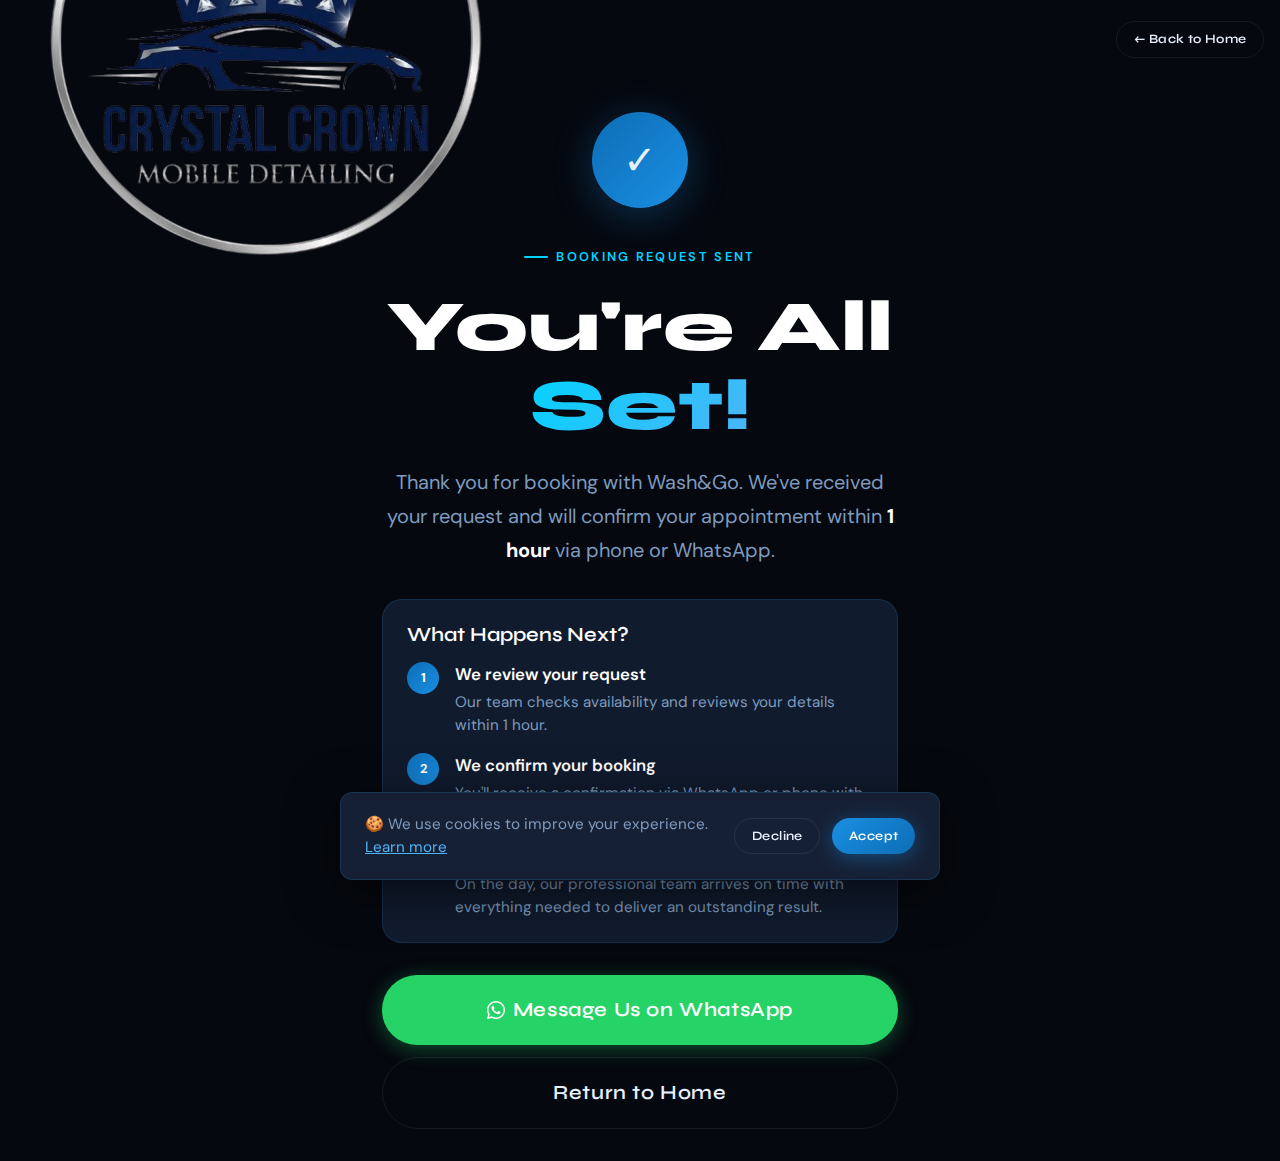
<file: thank-you.html>
<!DOCTYPE html>
<html lang="en">
<head>
  <meta charset="UTF-8" /><meta name="viewport" content="width=device-width, initial-scale=1.0" />
  <meta name="robots" content="noindex" />
  <title>Booking Confirmed | Wash&Go</title>
  <link rel="stylesheet" href="globals.css" />
</head>
<body>
<div class="page-loader" aria-hidden="true"><div class="loader-spinner"></div></div>
<header class="nav" role="banner">
  <div class="container">
    <nav class="nav__inner">
      <a href="index.html" class="nav__logo" aria-label="Wash&Go Home">
  <img src="public/Assets/logo2.png" alt="Wash&Go Logo" class="nav__logo-img">
</a>
      <a href="index.html" class="btn btn--ghost btn--sm">← Back to Home</a>
    </nav>
  </div>
</header>

<main style="min-height:80vh;display:flex;align-items:center;justify-content:center;padding-top:var(--nav-height)">
  <div style="text-align:center;max-width:580px;padding:var(--space-8)">
    <!-- Success animation -->
    <div style="width:6rem;height:6rem;background:linear-gradient(135deg,var(--clr-primary-dark),var(--clr-primary));border-radius:var(--radius-full);display:flex;align-items:center;justify-content:center;margin:0 auto var(--space-8);box-shadow:var(--shadow-blue);font-size:2.5rem;animation:float 4s ease-in-out infinite">✓</div>

    <div class="section-label" style="justify-content:center;margin-bottom:var(--space-5)">Booking Request Sent</div>
    <h1 style="font-size:var(--fs-3xl);font-weight:var(--fw-black);margin-bottom:var(--space-5)">You're All <span style="background:linear-gradient(135deg,var(--clr-accent),var(--clr-primary-light));-webkit-background-clip:text;-webkit-text-fill-color:transparent;background-clip:text">Set!</span></h1>
    <p style="color:var(--clr-text-muted);font-size:var(--fs-md);line-height:var(--lh-loose);margin-bottom:var(--space-8)">Thank you for booking with Wash&Go. We've received your request and will confirm your appointment within <strong style="color:var(--clr-white)">1 hour</strong> via phone or WhatsApp.</p>

    <div style="background:var(--clr-surface);border:1px solid var(--clr-border);border-radius:var(--radius-lg);padding:var(--space-6);margin-bottom:var(--space-8);text-align:left">
      <h2 style="font-size:var(--fs-md);font-weight:var(--fw-semi);margin-bottom:var(--space-4)">What Happens Next?</h2>
      <div style="display:flex;flex-direction:column;gap:var(--space-4)">
        <div style="display:flex;align-items:flex-start;gap:var(--space-4)">
          <div style="width:2rem;height:2rem;background:linear-gradient(135deg,var(--clr-primary-dark),var(--clr-primary));border-radius:var(--radius-full);display:flex;align-items:center;justify-content:center;font-size:var(--fs-xs);font-weight:var(--fw-bold);color:white;flex-shrink:0">1</div>
          <div>
            <div style="font-weight:var(--fw-semi);color:var(--clr-white);margin-bottom:var(--space-1)">We review your request</div>
            <div style="font-size:var(--fs-sm);color:var(--clr-text-muted)">Our team checks availability and reviews your details within 1 hour.</div>
          </div>
        </div>
        <div style="display:flex;align-items:flex-start;gap:var(--space-4)">
          <div style="width:2rem;height:2rem;background:linear-gradient(135deg,var(--clr-primary-dark),var(--clr-primary));border-radius:var(--radius-full);display:flex;align-items:center;justify-content:center;font-size:var(--fs-xs);font-weight:var(--fw-bold);color:white;flex-shrink:0">2</div>
          <div>
            <div style="font-weight:var(--fw-semi);color:var(--clr-white);margin-bottom:var(--space-1)">We confirm your booking</div>
            <div style="font-size:var(--fs-sm);color:var(--clr-text-muted)">You'll receive a confirmation via WhatsApp or phone with your exact booking details.</div>
          </div>
        </div>
        <div style="display:flex;align-items:flex-start;gap:var(--space-4)">
          <div style="width:2rem;height:2rem;background:linear-gradient(135deg,var(--clr-primary-dark),var(--clr-primary));border-radius:var(--radius-full);display:flex;align-items:center;justify-content:center;font-size:var(--fs-xs);font-weight:var(--fw-bold);color:white;flex-shrink:0">3</div>
          <div>
            <div style="font-weight:var(--fw-semi);color:var(--clr-white);margin-bottom:var(--space-1)">We come to you</div>
            <div style="font-size:var(--fs-sm);color:var(--clr-text-muted)">On the day, our professional team arrives on time with everything needed to deliver an outstanding result.</div>
          </div>
        </div>
      </div>
    </div>

    <div style="display:flex;flex-direction:column;gap:var(--space-3)">
      <a href="#" class="btn btn--whatsapp btn--lg" data-whatsapp="Hi! I just submitted a booking and wanted to follow up">
        <svg width="18" height="18" viewBox="0 0 24 24" fill="currentColor" aria-hidden="true"><path d="M17.472 14.382c-.297-.149-1.758-.867-2.03-.967-.273-.099-.471-.148-.67.15-.197.297-.767.966-.94 1.164-.173.199-.347.223-.644.075-.297-.15-1.255-.463-2.39-1.475-.883-.788-1.48-1.761-1.653-2.059-.173-.297-.018-.458.13-.606.134-.133.298-.347.446-.52.149-.174.198-.298.298-.497.099-.198.05-.371-.025-.52-.075-.149-.669-1.612-.916-2.207-.242-.579-.487-.5-.669-.51-.173-.008-.371-.01-.57-.01-.198 0-.52.074-.792.372-.272.297-1.04 1.016-1.04 2.479 0 1.462 1.065 2.875 1.213 3.074.149.198 2.096 3.2 5.077 4.487.709.306 1.262.489 1.694.625.712.227 1.36.195 1.871.118.571-.085 1.758-.719 2.006-1.413.248-.694.248-1.289.173-1.413-.074-.124-.272-.198-.57-.347z"/><path d="M12 0C5.373 0 0 5.373 0 12c0 2.09.539 4.09 1.482 5.832L0 24l6.344-1.449A11.952 11.952 0 0012 24c6.627 0 12-5.373 12-12S18.627 0 12 0zm0 22c-1.846 0-3.594-.476-5.12-1.31l-.366-.216-3.766.861.913-3.655-.241-.378A9.956 9.956 0 012 12C2 6.477 6.477 2 12 2s10 4.477 10 10-4.477 10-10 10z"/></svg>
        Message Us on WhatsApp
      </a>
      <a href="index.html" class="btn btn--ghost btn--lg">Return to Home</a>
    </div>
  </div>
</main>

<script>document.querySelector('.page-loader')?.classList.add('is-hidden');</script>
<script src="globals.js"></script>
</body>
</html>
</file>
<file: globals.css>
/* ============================================================
   WASH & GO — globals.css
   Blue-themed, modern, responsive design system
   ============================================================ */

/* ─── Google Fonts ─────────────────────────────────────────── */
@import url('https://fonts.googleapis.com/css2?family=Syne:wght@400;500;600;700;800&family=DM+Sans:ital,opsz,wght@0,9..40,300;0,9..40,400;0,9..40,500;0,9..40,600;1,9..40,300&display=swap');

/* ─── CSS Custom Properties ─────────────────────────────────── */
:root {
  /* Brand Colors */
  --clr-primary:        #1a8fe3;
  --clr-primary-light:  #4fb3f7;
  --clr-primary-dark:   #0d6db5;
  --clr-primary-xdark:  #094d84;
  --clr-accent:         #00d4ff;
  --clr-accent-glow:    rgba(0, 212, 255, 0.35);

  /* Neutrals */
  --clr-bg:             #05080f;
  --clr-bg-2:           #090e1a;
  --clr-bg-3:           #0d1525;
  --clr-surface:        #111b2e;
  --clr-surface-2:      #162035;
  --clr-border:         rgba(26, 143, 227, 0.18);
  --clr-border-light:   rgba(255, 255, 255, 0.07);

  /* Text */
  --clr-text:           #e8f0fe;
  --clr-text-muted:     #7e9bbf;
  --clr-text-faint:     #3d5a7a;
  --clr-white:          #ffffff;

  /* Status */
  --clr-success:        #22c55e;
  --clr-warning:        #f59e0b;
  --clr-error:          #ef4444;

  /* Typography */
  --font-display:       'Syne', sans-serif;
  --font-body:          'DM Sans', sans-serif;

  --fs-xs:    clamp(0.7rem,  1.5vw, 0.8rem);
  --fs-sm:    clamp(0.85rem, 1.8vw, 0.95rem);
  --fs-base:  clamp(1rem,    2vw,   1.05rem);
  --fs-md:    clamp(1.1rem,  2.2vw, 1.25rem);
  --fs-lg:    clamp(1.3rem,  2.8vw, 1.6rem);
  --fs-xl:    clamp(1.6rem,  3.5vw, 2.2rem);
  --fs-2xl:   clamp(2rem,    5vw,   3.2rem);
  --fs-3xl:   clamp(2.5rem,  7vw,   4.5rem);
  --fs-4xl:   clamp(3rem,    9vw,   6rem);

  --fw-light:   300;
  --fw-regular: 400;
  --fw-medium:  500;
  --fw-semi:    600;
  --fw-bold:    700;
  --fw-black:   800;

  --lh-tight:  1.1;
  --lh-snug:   1.3;
  --lh-normal: 1.5;
  --lh-loose:  1.7;
  --lh-wide:   1.9;

  /* Spacing */
  --space-1:  0.25rem;
  --space-2:  0.5rem;
  --space-3:  0.75rem;
  --space-4:  1rem;
  --space-5:  1.25rem;
  --space-6:  1.5rem;
  --space-8:  2rem;
  --space-10: 2.5rem;
  --space-12: 3rem;
  --space-16: 4rem;
  --space-20: 5rem;
  --space-24: 6rem;
  --space-32: 8rem;

  /* Layout */
  --container-max:   1280px;
  --container-wide:  1440px;
  --container-narrow: 720px;
  --nav-height:       5rem;

  /* Borders */
  --radius-sm:   0.375rem;
  --radius-md:   0.75rem;
  --radius-lg:   1.25rem;
  --radius-xl:   2rem;
  --radius-full: 9999px;

  /* Shadows */
  --shadow-sm:    0 1px 3px rgba(0,0,0,0.4);
  --shadow-md:    0 4px 20px rgba(0,0,0,0.5);
  --shadow-lg:    0 12px 50px rgba(0,0,0,0.6);
  --shadow-blue:  0 8px 40px rgba(26,143,227,0.3);
  --shadow-glow:  0 0 60px rgba(0,212,255,0.2), 0 0 120px rgba(26,143,227,0.12);

  /* Transitions */
  --ease-out:   cubic-bezier(0.16, 1, 0.3, 1);
  --ease-in:    cubic-bezier(0.4, 0, 1, 1);
  --ease-inout: cubic-bezier(0.65, 0, 0.35, 1);
  --dur-fast:   150ms;
  --dur-base:   280ms;
  --dur-slow:   500ms;
  --dur-xslow:  800ms;

  /* Z-index layers */
  --z-base:    0;
  --z-raised:  10;
  --z-dropdown: 100;
  --z-sticky:  200;
  --z-overlay: 300;
  --z-modal:   400;
  --z-toast:   500;
}

/* ─── Reset & Base ──────────────────────────────────────────── */
*, *::before, *::after {
  box-sizing: border-box;
  margin: 0;
  padding: 0;
}

html {
  scroll-behavior: smooth;
  -webkit-text-size-adjust: 100%;
  font-size: 16px;
}
html,body{
  margin:0;
  padding:0;
  overflow-x:hidden;
}
body {
  font-family: var(--font-body);
  font-size: var(--fs-base);
  font-weight: var(--fw-regular);
  line-height: var(--lh-normal);
  color: var(--clr-text);
  background-color: var(--clr-bg);
  -webkit-font-smoothing: antialiased;
  -moz-osx-font-smoothing: grayscale;
  overflow-x: hidden;
}

img, video, svg {
  display: block;
  max-width: 100%;
}

a {
  color: inherit;
  text-decoration: none;
}

ul, ol {
  list-style: none;
}

button, input, select, textarea {
  font: inherit;
  border: none;
  outline: none;
  background: none;
}

button {
  cursor: pointer;
}

h1, h2, h3, h4, h5, h6 {
  font-family: var(--font-display);
  font-weight: var(--fw-bold);
  line-height: var(--lh-tight);
  color: var(--clr-white);
}

p {
  max-width: 65ch;
}

:focus-visible {
  outline: 2px solid var(--clr-primary-light);
  outline-offset: 3px;
  border-radius: var(--radius-sm);
}

::selection {
  background: var(--clr-primary);
  color: var(--clr-white);
}

/* ─── Scrollbar ─────────────────────────────────────────────── */
::-webkit-scrollbar {
  width: 6px;
}
::-webkit-scrollbar-track {
  background: var(--clr-bg-2);
}
::-webkit-scrollbar-thumb {
  background: var(--clr-primary-dark);
  border-radius: var(--radius-full);
}

/* ─── Layout Utilities ──────────────────────────────────────── */
.container {
  width: min(var(--container-max), 100% - var(--space-8));
  margin-inline: auto;
}

.container--wide {
  width: min(var(--container-wide), 100% - var(--space-8));
  margin-inline: auto;
}

.container--narrow {
  width: min(var(--container-narrow), 100% - var(--space-8));
  margin-inline: auto;
}

.section {
  padding-block: var(--space-24);
}

.section--sm {
  padding-block: var(--space-16);
}

.section--lg {
  padding-block: var(--space-32);
}

.grid {
  display: grid;
}

.flex {
  display: flex;
}

/* ─── Typography Utilities ──────────────────────────────────── */
.text-xs    { font-size: var(--fs-xs); }
.text-sm    { font-size: var(--fs-sm); }
.text-base  { font-size: var(--fs-base); }
.text-md    { font-size: var(--fs-md); }
.text-lg    { font-size: var(--fs-lg); }
.text-xl    { font-size: var(--fs-xl); }
.text-2xl   { font-size: var(--fs-2xl); }
.text-3xl   { font-size: var(--fs-3xl); }
.text-4xl   { font-size: var(--fs-4xl); }

.font-display { font-family: var(--font-display); }
.font-bold    { font-weight: var(--fw-bold); }
.font-semi    { font-weight: var(--fw-semi); }

.text-center  { text-align: center; }
.text-right   { text-align: right; }
.text-muted   { color: var(--clr-text-muted); }
.text-primary { color: var(--clr-primary-light); }
.text-accent  { color: var(--clr-accent); }
.text-white   { color: var(--clr-white); }

.uppercase { text-transform: uppercase; }
.tracking-wide { letter-spacing: 0.08em; }
.tracking-wider { letter-spacing: 0.15em; }

/* ─── Color Utilities ───────────────────────────────────────── */
.bg-surface   { background-color: var(--clr-surface); }
.bg-surface-2 { background-color: var(--clr-surface-2); }

/* ─── Section Labels ────────────────────────────────────────── */
.section-label {
  display: inline-flex;
  align-items: center;
  gap: var(--space-2);
  font-size: var(--fs-xs);
  font-weight: var(--fw-semi);
  letter-spacing: 0.18em;
  text-transform: uppercase;
  color: var(--clr-accent);
  margin-bottom: var(--space-5);
}

.section-label::before {
  content: '';
  display: block;
  width: 1.5rem;
  height: 2px;
  background: var(--clr-accent);
  border-radius: var(--radius-full);
}

.section-title {
  font-size: var(--fs-2xl);
  font-weight: var(--fw-black);
  line-height: var(--lh-tight);
  color: var(--clr-white);
  margin-bottom: var(--space-6);
}

.section-title span {
  background: linear-gradient(135deg, var(--clr-accent), var(--clr-primary-light));
  -webkit-background-clip: text;
  -webkit-text-fill-color: transparent;
  background-clip: text;
}

.section-subtitle {
  font-size: var(--fs-md);
  color: var(--clr-text-muted);
  line-height: var(--lh-loose);
  max-width: 55ch;
}

/* ─── Buttons ───────────────────────────────────────────────── */
.btn {
  display: inline-flex;
  align-items: center;
  justify-content: center;
  gap: var(--space-2);
  padding: 0.85em 1.8em;
  font-family: var(--font-display);
  font-size: var(--fs-sm);
  font-weight: var(--fw-semi);
  letter-spacing: 0.03em;
  border-radius: var(--radius-full);
  transition:
    transform var(--dur-base) var(--ease-out),
    box-shadow var(--dur-base) var(--ease-out),
    background var(--dur-base) var(--ease-out),
    color var(--dur-base) var(--ease-out);
  cursor: pointer;
  white-space: nowrap;
  position: relative;
  overflow: hidden;
}

.btn::after {
  content: '';
  position: absolute;
  inset: 0;
  background: rgba(255,255,255,0.08);
  opacity: 0;
  transition: opacity var(--dur-fast);
}

.btn:hover::after { opacity: 1; }
.btn:active { transform: scale(0.97); }

/* Primary Button */
.btn--primary {
  background: linear-gradient(135deg, var(--clr-primary), var(--clr-primary-dark));
  color: var(--clr-white);
  box-shadow: 0 4px 20px rgba(26,143,227,0.4);
}

.btn--primary:hover {
  transform: translateY(-2px);
  box-shadow: 0 8px 35px rgba(26,143,227,0.55);
}

/* Accent Button */
.btn--accent {
  background: linear-gradient(135deg, var(--clr-accent), var(--clr-primary-light));
  color: var(--clr-bg);
  font-weight: var(--fw-bold);
  box-shadow: 0 4px 25px rgba(0,212,255,0.35);
}

.btn--accent:hover {
  transform: translateY(-2px);
  box-shadow: 0 8px 40px rgba(0,212,255,0.5);
}

/* Outline Button */
.btn--outline {
  background: transparent;
  color: var(--clr-primary-light);
  border: 1.5px solid var(--clr-primary);
}

.btn--outline:hover {
  background: rgba(26,143,227,0.12);
  border-color: var(--clr-primary-light);
  transform: translateY(-2px);
}

/* Ghost Button */
.btn--ghost {
  background: transparent;
  color: var(--clr-text);
  border: 1.5px solid var(--clr-border-light);
}

.btn--ghost:hover {
  background: rgba(255,255,255,0.05);
  border-color: rgba(255,255,255,0.15);
}

/* WhatsApp Button */
.btn--whatsapp {
  background: #25D366;
  color: var(--clr-white);
  box-shadow: 0 4px 20px rgba(37,211,102,0.35);
}

.btn--whatsapp:hover {
  transform: translateY(-2px);
  box-shadow: 0 8px 35px rgba(37,211,102,0.5);
}

/* Size Variants */
.btn--sm { padding: 0.6em 1.3em; font-size: var(--fs-xs); }
.btn--lg { padding: 1em 2.4em; font-size: var(--fs-md); }

/* ─── Cards ─────────────────────────────────────────────────── */
.card {
  background: var(--clr-surface);
  border: 1px solid var(--clr-border);
  border-radius: var(--radius-lg);
  padding: var(--space-8);
  transition:
    transform var(--dur-base) var(--ease-out),
    box-shadow var(--dur-base) var(--ease-out),
    border-color var(--dur-base) var(--ease-out);
  position: relative;
  overflow: hidden;
}

.card::before {
  content: '';
  position: absolute;
  inset: 0;
  background: radial-gradient(ellipse at top left, rgba(26,143,227,0.07) 0%, transparent 60%);
  pointer-events: none;
}

.card:hover {
  transform: translateY(-4px);
  box-shadow: var(--shadow-blue);
  border-color: rgba(26,143,227,0.4);
}

.card--flat {
  background: var(--clr-bg-3);
  border-color: var(--clr-border-light);
}

.card--glass {
  background: rgba(17, 27, 46, 0.6);
  backdrop-filter: blur(20px);
  -webkit-backdrop-filter: blur(20px);
  border-color: rgba(255,255,255,0.08);
}

/* ─── Form Elements ─────────────────────────────────────────── */
.form-group {
  display: flex;
  flex-direction: column;
  gap: var(--space-2);
}

.form-label {
  font-size: var(--fs-sm);
  font-weight: var(--fw-medium);
  color: var(--clr-text-muted);
  letter-spacing: 0.03em;
}

.form-input,
.form-select,
.form-textarea {
  width: 100%;
  padding: var(--space-3) var(--space-5);
  background: var(--clr-bg-3);
  border: 1.5px solid var(--clr-border);
  border-radius: var(--radius-md);
  color: var(--clr-white);
  font-size: var(--fs-base);
  line-height: var(--lh-normal);
  transition:
    border-color var(--dur-base) var(--ease-out),
    box-shadow var(--dur-base) var(--ease-out),
    background var(--dur-base) var(--ease-out);
  appearance: none;
  -webkit-appearance: none;
}

.form-input::placeholder,
.form-textarea::placeholder {
  color: var(--clr-text-faint);
}

.form-input:focus,
.form-select:focus,
.form-textarea:focus {
  border-color: var(--clr-primary);
  box-shadow: 0 0 0 4px rgba(26,143,227,0.15);
  background: var(--clr-surface);
}

.form-select {
  background-image: url("data:image/svg+xml,%3Csvg xmlns='http://www.w3.org/2000/svg' width='16' height='16' viewBox='0 0 24 24' fill='none' stroke='%237e9bbf' stroke-width='2'%3E%3Cpolyline points='6 9 12 15 18 9'%3E%3C/polyline%3E%3C/svg%3E");
  background-repeat: no-repeat;
  background-position: right var(--space-4) center;
  padding-right: var(--space-10);
  cursor: pointer;
}

.form-select option {
  background-color: var(--clr-surface);
  color: var(--clr-text);
}

.form-textarea {
  resize: vertical;
  min-height: 8rem;
}

.form-grid {
  display: grid;
  grid-template-columns: repeat(auto-fit, minmax(min(100%, 18rem), 1fr));
  gap: var(--space-5);
}

.form-error {
  font-size: var(--fs-xs);
  color: var(--clr-error);
  display: flex;
  align-items: center;
  gap: var(--space-1);
}

/* ─── Badges ────────────────────────────────────────────────── */
.badge {
  display: inline-flex;
  align-items: center;
  gap: var(--space-1);
  padding: 0.3em 0.8em;
  font-size: var(--fs-xs);
  font-weight: var(--fw-semi);
  border-radius: var(--radius-full);
  letter-spacing: 0.04em;
  text-transform: uppercase;
}

.badge--primary {
  background: rgba(26,143,227,0.15);
  color: var(--clr-primary-light);
  border: 1px solid rgba(26,143,227,0.3);
}

.badge--accent {
  background: rgba(0,212,255,0.12);
  color: var(--clr-accent);
  border: 1px solid rgba(0,212,255,0.25);
}

.badge--success {
  background: rgba(34,197,94,0.12);
  color: #4ade80;
  border: 1px solid rgba(34,197,94,0.25);
}

/* ─── Navigation ────────────────────────────────────────────── */
.nav {
  position: fixed;
  top: 0;
  left: 0;
  right: 0;
  z-index: var(--z-sticky);
  height: var(--nav-height);
  display: flex;
  align-items: center;
  transition:
    background var(--dur-base) var(--ease-out),
    border-color var(--dur-base) var(--ease-out),
    box-shadow var(--dur-base) var(--ease-out);
  border-bottom: 1px solid transparent;
}

.nav.is-scrolled {
  background: rgba(5, 8, 15, 0.92);
  backdrop-filter: blur(20px);
  -webkit-backdrop-filter: blur(20px);
  border-bottom-color: var(--clr-border);
  box-shadow: 0 4px 30px rgba(0,0,0,0.5);
}

.nav__inner {
  display: flex;
  align-items: center;
  justify-content: space-between;
  width: 100%;
}

.nav__logo {
  display: flex;
  align-items: center;
  gap: var(--space-3);
  font-family: var(--font-display);
  font-size: var(--fs-lg);
  font-weight: var(--fw-black);
  color: var(--clr-white);
  text-decoration: none;
  letter-spacing: -0.02em;
}

.nav__logo-icon {
  width: 2.5rem;
  height: 2.5rem;
}

.nav__links {
  display: flex;
  align-items: center;
  gap: var(--space-8);
}

.nav__link {
  font-size: var(--fs-sm);
  font-weight: var(--fw-medium);
  color: var(--clr-text-muted);
  transition: color var(--dur-fast);
  position: relative;
}

.nav__link::after {
  content: '';
  position: absolute;
  bottom: -4px;
  left: 0;
  right: 0;
  height: 1.5px;
  background: var(--clr-accent);
  transform: scaleX(0);
  transform-origin: left;
  transition: transform var(--dur-base) var(--ease-out);
  border-radius: var(--radius-full);
}

.nav__link:hover,
.nav__link.is-active {
  color: var(--clr-white);
}

.nav__link:hover::after,
.nav__link.is-active::after {
  transform: scaleX(1);
}

/* Dropdown */
.nav__dropdown {
  position: relative;
}

.nav__dropdown-menu {
  position: absolute;
  top: calc(100% + var(--space-4));
  left: 50%;
  transform: translateX(-50%) translateY(-8px);
  background: var(--clr-surface);
  border: 1px solid var(--clr-border);
  border-radius: var(--radius-md);
  padding: var(--space-2);
  min-width: 14rem;
  box-shadow: var(--shadow-lg);
  opacity: 0;
  pointer-events: none;
  transition:
    opacity var(--dur-base) var(--ease-out),
    transform var(--dur-base) var(--ease-out);
}

.nav__dropdown:hover .nav__dropdown-menu,
.nav__dropdown:focus-within .nav__dropdown-menu {
  opacity: 1;
  pointer-events: all;
  transform: translateX(-50%) translateY(0);
}

.nav__dropdown-item {
  display: flex;
  align-items: center;
  gap: var(--space-3);
  padding: var(--space-3) var(--space-4);
  border-radius: var(--radius-sm);
  font-size: var(--fs-sm);
  color: var(--clr-text-muted);
  transition: background var(--dur-fast), color var(--dur-fast);
}

.nav__dropdown-item:hover {
  background: rgba(26,143,227,0.1);
  color: var(--clr-white);
}

.nav__cta {
  display: flex;
  align-items: center;
  gap: var(--space-3);
}

/* Mobile Nav Toggle */
.nav__toggle {
  display: none;
  flex-direction: column;
  gap: 5px;
  padding: var(--space-2);
  cursor: pointer;
}

.nav__toggle span {
  display: block;
  width: 24px;
  height: 2px;
  background: var(--clr-white);
  border-radius: var(--radius-full);
  transition:
    transform var(--dur-base) var(--ease-out),
    opacity var(--dur-base) var(--ease-out),
    width var(--dur-base) var(--ease-out);
}

.nav__toggle.is-open span:nth-child(1) { transform: translateY(7px) rotate(45deg); }
.nav__toggle.is-open span:nth-child(2) { opacity: 0; width: 0; }
.nav__toggle.is-open span:nth-child(3) { transform: translateY(-7px) rotate(-45deg); }

/* Mobile Menu */
.nav__mobile-menu {
  position: fixed;
  inset: 0;
  top: var(--nav-height);
  background: rgba(5, 8, 15, 0.97);
  backdrop-filter: blur(20px);
  -webkit-backdrop-filter: blur(20px);
  z-index: var(--z-overlay);
  display: flex;
  flex-direction: column;
  padding: var(--space-8);
  gap: var(--space-4);
  transform: translateX(100%);
  transition: transform var(--dur-slow) var(--ease-out);
  overflow-y: auto;
}

.nav__mobile-menu.is-open {
  transform: translateX(0);
}

.nav__mobile-link {
  font-family: var(--font-display);
  font-size: var(--fs-xl);
  font-weight: var(--fw-bold);
  color: var(--clr-text-muted);
  padding: var(--space-3) 0;
  border-bottom: 1px solid var(--clr-border-light);
  transition: color var(--dur-fast), padding-left var(--dur-base) var(--ease-out);
}

.nav__mobile-link:hover { color: var(--clr-white); padding-left: var(--space-4); }

@keyframes float {
  0%, 100% { transform: translateY(0); }
  50% { transform: translateY(-1.5rem); }
}

@keyframes pulse-glow {
  0%, 100% { opacity: 0.6; transform: scale(1); }
  50% { opacity: 1; transform: scale(1.1); }
}

/* ─── Service Cards ──────────────────────────────────────────── */
.service-card {
  background: var(--clr-surface);
  border: 1px solid var(--clr-border);
  border-radius: var(--radius-lg);
  padding: var(--space-8);
  display: flex;
  flex-direction: column;
  gap: var(--space-4);
  transition:
    transform var(--dur-base) var(--ease-out),
    box-shadow var(--dur-base) var(--ease-out),
    border-color var(--dur-base) var(--ease-out);
  position: relative;
  overflow: hidden;
}

.service-card::before {
  content: '';
  position: absolute;
  top: 0;
  left: 0;
  right: 0;
  height: 3px;
  background: linear-gradient(90deg, var(--clr-primary), var(--clr-accent));
  opacity: 0;
  transition: opacity var(--dur-base);
}

.service-card:hover {
  transform: translateY(-6px);
  box-shadow: var(--shadow-blue);
  border-color: rgba(26,143,227,0.35);
}

.service-card:hover::before {
  opacity: 1;
}

.service-card__icon {
  width: 3.5rem;
  height: 3.5rem;
  background: rgba(26,143,227,0.12);
  border: 1px solid rgba(26,143,227,0.2);
  border-radius: var(--radius-md);
  display: flex;
  align-items: center;
  justify-content: center;
  font-size: 1.5rem;
  transition: background var(--dur-base), transform var(--dur-base) var(--ease-out);
}

.service-card:hover .service-card__icon {
  background: rgba(26,143,227,0.2);
  transform: scale(1.1);
}

.service-card__name {
  font-size: var(--fs-lg);
  font-weight: var(--fw-bold);
  color: var(--clr-white);
}

.service-card__desc {
  font-size: var(--fs-sm);
  color: var(--clr-text-muted);
  line-height: var(--lh-loose);
  flex: 1;
}

.service-card__meta {
  display: flex;
  flex-wrap: wrap;
  gap: var(--space-3);
  margin-top: auto;
}

.service-card__meta-item {
  display: flex;
  align-items: center;
  gap: var(--space-1);
  font-size: var(--fs-xs);
  color: var(--clr-text-muted);
}

.service-card__price {
  font-family: var(--font-display);
  font-size: var(--fs-md);
  font-weight: var(--fw-bold);
  color: var(--clr-accent);
}

.service-card__cta {
  display: flex;
  align-items: center;
  justify-content: space-between;
  padding-top: var(--space-4);
  border-top: 1px solid var(--clr-border-light);
}

/* ─── Steps / How It Works ───────────────────────────────────── */
.steps-grid {
  display: grid;
  grid-template-columns: repeat(auto-fit, minmax(min(100%, 16rem), 1fr));
  gap: var(--space-6);
  position: relative;
}

.step-card {
  text-align: center;
  padding: var(--space-8) var(--space-6);
  background: var(--clr-surface);
  border: 1px solid var(--clr-border);
  border-radius: var(--radius-lg);
  position: relative;
  transition: transform var(--dur-base) var(--ease-out), border-color var(--dur-base);
}

.step-card:hover {
  transform: translateY(-4px);
  border-color: rgba(26,143,227,0.3);
}

.step-card__number {
  display: inline-flex;
  align-items: center;
  justify-content: center;
  width: 3.5rem;
  height: 3.5rem;
  border-radius: var(--radius-full);
  background: linear-gradient(135deg, var(--clr-primary-dark), var(--clr-primary));
  font-family: var(--font-display);
  font-size: var(--fs-lg);
  font-weight: var(--fw-black);
  color: var(--clr-white);
  margin: 0 auto var(--space-5);
  box-shadow: 0 4px 20px rgba(26,143,227,0.4);
}

.step-card__icon {
  font-size: 2.5rem;
  margin-bottom: var(--space-4);
}

.step-card__title {
  font-size: var(--fs-md);
  font-weight: var(--fw-bold);
  color: var(--clr-white);
  margin-bottom: var(--space-3);
}

.step-card__desc {
  font-size: var(--fs-sm);
  color: var(--clr-text-muted);
  line-height: var(--lh-loose);
}

/* ─── Testimonials ───────────────────────────────────────────── */
.testimonial-card {
  background: var(--clr-surface);
  border: 1px solid var(--clr-border);
  border-radius: var(--radius-lg);
  padding: var(--space-8);
  position: relative;
}

.testimonial-card::before {
  content: '"';
  position: absolute;
  top: var(--space-4);
  right: var(--space-6);
  font-family: Georgia, serif;
  font-size: 5rem;
  line-height: 1;
  color: var(--clr-primary);
  opacity: 0.2;
}

.testimonial-card__stars {
  display: flex;
  gap: var(--space-1);
  color: #fbbf24;
  margin-bottom: var(--space-4);
  font-size: var(--fs-sm);
}

.testimonial-card__text {
  font-size: var(--fs-sm);
  color: var(--clr-text-muted);
  line-height: var(--lh-loose);
  margin-bottom: var(--space-6);
  font-style: italic;
}

.testimonial-card__author {
  display: flex;
  align-items: center;
  gap: var(--space-3);
}

.testimonial-card__avatar {
  width: 3rem;
  height: 3rem;
  border-radius: var(--radius-full);
  background: linear-gradient(135deg, var(--clr-primary-dark), var(--clr-primary-light));
  display: flex;
  align-items: center;
  justify-content: center;
  font-family: var(--font-display);
  font-weight: var(--fw-bold);
  color: var(--clr-white);
  font-size: var(--fs-md);
  flex-shrink: 0;
}

.testimonial-card__name {
  font-weight: var(--fw-semi);
  color: var(--clr-white);
  font-size: var(--fs-sm);
}

.testimonial-card__role {
  font-size: var(--fs-xs);
  color: var(--clr-text-faint);
}

/* ─── Pricing Cards ──────────────────────────────────────────── */
.pricing-card {
  background: var(--clr-surface);
  border: 1px solid var(--clr-border);
  border-radius: var(--radius-lg);
  padding: var(--space-8);
  display: flex;
  flex-direction: column;
  gap: var(--space-5);
  transition: transform var(--dur-base) var(--ease-out), box-shadow var(--dur-base);
  position: relative;
}

.pricing-card--popular {
  border-color: var(--clr-primary);
  box-shadow: var(--shadow-blue);
}

.pricing-card__popular-badge {
  position: absolute;
  top: -1px;
  left: 50%;
  transform: translateX(-50%);
  background: linear-gradient(90deg, var(--clr-primary), var(--clr-accent));
  color: var(--clr-white);
  font-size: var(--fs-xs);
  font-weight: var(--fw-semi);
  padding: var(--space-1) var(--space-5);
  border-radius: 0 0 var(--radius-md) var(--radius-md);
  letter-spacing: 0.08em;
  text-transform: uppercase;
  white-space: nowrap;
}

.pricing-card:hover {
  transform: translateY(-4px);
  box-shadow: var(--shadow-blue);
}

.pricing-card__name {
  font-size: var(--fs-md);
  font-weight: var(--fw-bold);
  color: var(--clr-white);
}

.pricing-card__price {
  display: flex;
  align-items: baseline;
  gap: var(--space-1);
}

.pricing-card__amount {
  font-family: var(--font-display);
  font-size: var(--fs-3xl);
  font-weight: var(--fw-black);
  color: var(--clr-white);
  line-height: 1;
}

.pricing-card__currency {
  font-size: var(--fs-md);
  color: var(--clr-text-muted);
  align-self: flex-start;
  margin-top: var(--space-2);
}

.pricing-card__period {
  font-size: var(--fs-sm);
  color: var(--clr-text-muted);
}

.pricing-card__divider {
  height: 1px;
  background: var(--clr-border-light);
}

.pricing-card__features {
  display: flex;
  flex-direction: column;
  gap: var(--space-3);
  flex: 1;
}

.pricing-card__feature {
  display: flex;
  align-items: flex-start;
  gap: var(--space-3);
  font-size: var(--fs-sm);
  color: var(--clr-text-muted);
}

.pricing-card__feature-icon {
  color: var(--clr-accent);
  flex-shrink: 0;
  margin-top: 2px;
}

/* ─── FAQ Accordion ──────────────────────────────────────────── */
.accordion {
  display: flex;
  flex-direction: column;
  gap: var(--space-3);
}

.accordion-item {
  background: var(--clr-surface);
  border: 1px solid var(--clr-border);
  border-radius: var(--radius-md);
  overflow: hidden;
  transition: border-color var(--dur-base);
}

.accordion-item.is-open {
  border-color: rgba(26,143,227,0.35);
}

.accordion-trigger {
  width: 100%;
  display: flex;
  align-items: center;
  justify-content: space-between;
  gap: var(--space-4);
  padding: var(--space-5) var(--space-6);
  background: none;
  cursor: pointer;
  text-align: left;
  font-size: var(--fs-base);
  font-weight: var(--fw-medium);
  color: var(--clr-white);
  transition: color var(--dur-fast);
}

.accordion-trigger:hover { color: var(--clr-primary-light); }

.accordion-trigger__icon {
  flex-shrink: 0;
  width: 1.5rem;
  height: 1.5rem;
  background: rgba(26,143,227,0.1);
  border-radius: var(--radius-full);
  display: flex;
  align-items: center;
  justify-content: center;
  color: var(--clr-primary-light);
  font-size: 1rem;
  transition: transform var(--dur-base) var(--ease-out), background var(--dur-base);
}

.accordion-item.is-open .accordion-trigger__icon {
  transform: rotate(45deg);
  background: rgba(26,143,227,0.2);
}

.accordion-body {
  display: grid;
  grid-template-rows: 0fr;
  transition: grid-template-rows var(--dur-base) var(--ease-out);
}

.accordion-item.is-open .accordion-body {
  grid-template-rows: 1fr;
}

.accordion-body__inner {
  overflow: hidden;
  padding: 0 var(--space-6) var(--space-5);
  font-size: var(--fs-sm);
  color: var(--clr-text-muted);
  line-height: var(--lh-loose);
}

/* ─── CTA Banner ─────────────────────────────────────────────── */
.cta-banner {
  background: linear-gradient(135deg, var(--clr-primary-xdark), var(--clr-primary-dark) 50%, var(--clr-bg-2));
  border: 1px solid rgba(26,143,227,0.3);
  border-radius: var(--radius-xl);
  padding: var(--space-16) var(--space-12);
  text-align: center;
  position: relative;
  overflow: hidden;
}

.cta-banner::before {
  content: '';
  position: absolute;
  inset: 0;
  background: radial-gradient(ellipse at center, rgba(0,212,255,0.12) 0%, transparent 65%);
}

.cta-banner > * { position: relative; z-index: 1; }

.cta-banner__title {
  font-size: var(--fs-2xl);
  font-weight: var(--fw-black);
  margin-bottom: var(--space-4);
}

.cta-banner__subtitle {
  font-size: var(--fs-md);
  color: var(--clr-text-muted);
  margin-bottom: var(--space-8);
}

.cta-banner__actions {
  display: flex;
  flex-wrap: wrap;
  gap: var(--space-4);
  justify-content: center;
}

/* ─── Benefits List ──────────────────────────────────────────── */
.benefits-list {
  display: flex;
  flex-direction: column;
  gap: var(--space-4);
}

.benefit-item {
  display: flex;
  align-items: flex-start;
  gap: var(--space-4);
  padding: var(--space-5);
  background: var(--clr-surface);
  border: 1px solid var(--clr-border);
  border-radius: var(--radius-md);
  transition: transform var(--dur-base) var(--ease-out), border-color var(--dur-base);
}

.benefit-item:hover {
  transform: translateX(4px);
  border-color: rgba(26,143,227,0.3);
}

.benefit-item__icon {
  width: 2.5rem;
  height: 2.5rem;
  background: rgba(26,143,227,0.12);
  border-radius: var(--radius-sm);
  display: flex;
  align-items: center;
  justify-content: center;
  font-size: 1.2rem;
  flex-shrink: 0;
}

.benefit-item__title {
  font-weight: var(--fw-semi);
  color: var(--clr-white);
  margin-bottom: var(--space-1);
}

.benefit-item__desc {
  font-size: var(--fs-sm);
  color: var(--clr-text-muted);
  line-height: var(--lh-loose);
}

/* ─── Footer ─────────────────────────────────────────────────── */
.footer {
  background: var(--clr-bg-2);
  border-top: 1px solid var(--clr-border);
  padding: var(--space-20) 0 var(--space-8);
}

.footer__grid {
  display: grid;
  grid-template-columns: 1.5fr repeat(3, 1fr);
  gap: var(--space-12);
  margin-bottom: var(--space-16);
}

.footer__brand {
  display: flex;
  flex-direction: column;
  gap: var(--space-4);
}

.footer__logo {
  display: flex;
  align-items: center;
  gap: var(--space-3);
  font-family: var(--font-display);
  font-size: var(--fs-lg);
  font-weight: var(--fw-black);
  color: var(--clr-white);
}

.footer__tagline {
  font-size: var(--fs-sm);
  color: var(--clr-text-muted);
  line-height: var(--lh-loose);
  max-width: 30ch;
}

.footer__social {
  display: flex;
  gap: var(--space-3);
  margin-top: var(--space-2);
}

.footer__social-link {
  width: 2.5rem;
  height: 2.5rem;
  background: var(--clr-surface);
  border: 1px solid var(--clr-border);
  border-radius: var(--radius-sm);
  display: flex;
  align-items: center;
  justify-content: center;
  color: var(--clr-text-muted);
  font-size: 1rem;
  transition: background var(--dur-fast), color var(--dur-fast), border-color var(--dur-fast);
}

.footer__social-link:hover {
  background: rgba(26,143,227,0.15);
  color: var(--clr-primary-light);
  border-color: rgba(26,143,227,0.35);
}

.footer__col-title {
  font-size: var(--fs-sm);
  font-weight: var(--fw-semi);
  color: var(--clr-white);
  letter-spacing: 0.08em;
  text-transform: uppercase;
  margin-bottom: var(--space-5);
}

.footer__links {
  display: flex;
  flex-direction: column;
  gap: var(--space-3);
}

.footer__link {
  font-size: var(--fs-sm);
  color: var(--clr-text-muted);
  transition: color var(--dur-fast), padding-left var(--dur-base) var(--ease-out);
}

.footer__link:hover {
  color: var(--clr-primary-light);
  padding-left: var(--space-2);
}

.footer__contact-item {
  display: flex;
  align-items: flex-start;
  gap: var(--space-3);
  font-size: var(--fs-sm);
  color: var(--clr-text-muted);
  margin-bottom: var(--space-3);
}

.footer__contact-icon {
  color: var(--clr-primary-light);
  flex-shrink: 0;
  margin-top: 2px;
}

.footer__bottom {
  display: flex;
  align-items: center;
  justify-content: space-between;
  flex-wrap: wrap;
  gap: var(--space-4);
  padding-top: var(--space-8);
  border-top: 1px solid var(--clr-border-light);
}

.footer__copyright {
  font-size: var(--fs-xs);
  color: var(--clr-text-faint);
}

.footer__legal-links {
  display: flex;
  gap: var(--space-5);
}

.footer__legal-link {
  font-size: var(--fs-xs);
  color: var(--clr-text-faint);
  transition: color var(--dur-fast);
}

.footer__legal-link:hover { color: var(--clr-text-muted); }

/* ─── Page Hero (inner pages) ────────────────────────────────── */
.page-hero {
  padding: calc(var(--nav-height) + var(--space-16)) 0 var(--space-16);
  text-align: center;
  position: relative;
  overflow: hidden;
}

.page-hero::before {
  content: '';
  position: absolute;
  width: 50vw;
  height: 50vw;
  border-radius: var(--radius-full);
  background: var(--clr-primary);
  filter: blur(120px);
  opacity: 0.1;
  top: -20%;
  left: 50%;
  transform: translateX(-50%);
  pointer-events: none;
}

.page-hero__breadcrumb {
  display: flex;
  align-items: center;
  gap: var(--space-2);
  justify-content: center;
  font-size: var(--fs-xs);
  color: var(--clr-text-muted);
  margin-bottom: var(--space-5);
}

.page-hero__breadcrumb a { transition: color var(--dur-fast); }
.page-hero__breadcrumb a:hover { color: var(--clr-primary-light); }
.page-hero__breadcrumb-sep { color: var(--clr-text-faint); }

/* ─── Divider ────────────────────────────────────────────────── */
.divider {
  height: 1px;
  background: linear-gradient(90deg, transparent, var(--clr-border), transparent);
  margin: var(--space-8) 0;
}

/* ─── Toast Notifications ────────────────────────────────────── */
.toast-container {
  position: fixed;
  bottom: var(--space-6);
  right: var(--space-6);
  z-index: var(--z-toast);
  display: flex;
  flex-direction: column;
  gap: var(--space-3);
  pointer-events: none;
}

.toast {
  min-width: 280px;
  max-width: 380px;
  background: var(--clr-surface-2);
  border: 1px solid var(--clr-border);
  border-radius: var(--radius-md);
  padding: var(--space-4) var(--space-5);
  display: flex;
  align-items: flex-start;
  gap: var(--space-3);
  box-shadow: var(--shadow-lg);
  pointer-events: all;
  animation: toast-in var(--dur-slow) var(--ease-out) forwards;
}

.toast.is-leaving {
  animation: toast-out var(--dur-base) var(--ease-in) forwards;
}

.toast--success { border-color: rgba(34,197,94,0.35); }
.toast--error   { border-color: rgba(239,68,68,0.35); }

@keyframes toast-in {
  from { opacity: 0; transform: translateX(100%) scale(0.9); }
  to   { opacity: 1; transform: translateX(0) scale(1); }
}

@keyframes toast-out {
  from { opacity: 1; transform: translateX(0) scale(1); }
  to   { opacity: 0; transform: translateX(100%) scale(0.9); }
}

/* ─── Loader ─────────────────────────────────────────────────── */
.page-loader {
  position: fixed;
  inset: 0;
  background: var(--clr-bg);
  display: flex;
  align-items: center;
  justify-content: center;
  z-index: 9999;
  transition: opacity var(--dur-slow), visibility var(--dur-slow);
}

.page-loader.is-hidden {
  opacity: 0;
  visibility: hidden;
  pointer-events: none;
}

.loader-spinner {
  width: 3rem;
  height: 3rem;
  border: 3px solid var(--clr-border);
  border-top-color: var(--clr-primary-light);
  border-radius: var(--radius-full);
  animation: spin 0.7s linear infinite;
}

@keyframes spin {
  to { transform: rotate(360deg); }
}

/* ─── Scroll Animations ──────────────────────────────────────── */
.reveal {
  opacity: 0;
  transform: translateY(2rem);
  transition:
    opacity var(--dur-slow) var(--ease-out),
    transform var(--dur-slow) var(--ease-out);
}

.reveal.is-visible {
  opacity: 1;
  transform: translateY(0);
}

.reveal--left {
  transform: translateX(-2rem);
}

.reveal--right {
  transform: translateX(2rem);
}

.reveal--left.is-visible,
.reveal--right.is-visible {
  transform: translateX(0);
}

/* Staggered delay utilities */
.delay-100 { transition-delay: 100ms; }
.delay-200 { transition-delay: 200ms; }
.delay-300 { transition-delay: 300ms; }
.delay-400 { transition-delay: 400ms; }
.delay-500 { transition-delay: 500ms; }
.delay-600 { transition-delay: 600ms; }

/* ─── Floating WhatsApp ───────────────────────────────────────── */
.whatsapp-float {
  position: fixed;
  bottom: var(--space-6);
  left: var(--space-6);
  z-index: var(--z-toast);
  width: 3.5rem;
  height: 3.5rem;
  background: #25D366;
  border-radius: var(--radius-full);
  display: flex;
  align-items: center;
  justify-content: center;
  box-shadow: 0 4px 25px rgba(37,211,102,0.5);
  transition: transform var(--dur-base) var(--ease-out), box-shadow var(--dur-base);
  animation: float-wa 3s ease-in-out infinite;
}

.whatsapp-float:hover {
  transform: scale(1.1);
  box-shadow: 0 6px 35px rgba(37,211,102,0.65);
}

@keyframes float-wa {
  0%, 100% { transform: translateY(0); }
  50% { transform: translateY(-6px); }
}

.whatsapp-float:hover { animation-play-state: paused; }

.whatsapp-float svg {
  width: 1.8rem;
  height: 1.8rem;
  fill: white;
}

/* ─── Responsive ─────────────────────────────────────────────── */
@media (max-width: 1024px) {
  .footer__grid {
    grid-template-columns: 1fr 1fr;
    gap: var(--space-8);
  }

  .hero {
    grid-template-columns: 1fr;
    text-align: center;
  }

  .hero__content {
    padding-left: var(--space-8);
    padding-right: var(--space-8);
  }

  .hero__description { max-width: 60ch; margin-inline: auto; }

  .hero__actions { justify-content: center; }



  .hero__visual { display: none; }

  .nav__links { display: none; }
  .nav__cta .btn--outline { display: none; }
  .nav__toggle { display: flex; }
}

@media (max-width: 768px) {
  :root {
    --nav-height: 4rem;
  }

  .footer__grid {
    grid-template-columns: 1fr;
    gap: var(--space-8);
  }

  .cta-banner {
    padding: var(--space-10) var(--space-6);
  }

  .section { padding-block: var(--space-16); }
  .section--lg { padding-block: var(--space-20); }

  .hero__content { padding-inline: var(--space-5); }

  .toast-container {
    left: var(--space-4);
    right: var(--space-4);
    bottom: var(--space-4);
  }

  .toast { min-width: unset; max-width: 100%; }

  .footer__bottom {
    flex-direction: column;
    text-align: center;
  }
}

@media (max-width: 480px) {
  .btn--lg { padding: 0.9em 1.8em; }

  .hero__actions { flex-direction: column; align-items: center; }

  .cta-banner__actions { flex-direction: column; align-items: center; }
}

/* ─── Print ──────────────────────────────────────────────────── */
@media print {
  .nav, .footer, .whatsapp-float, .toast-container { display: none; }
  body { background: white; color: black; }
}

/* ─── Section Intro Wrapper ──────────────────────────────────── */
.section-intro {
  margin-bottom: var(--space-12);
}

/* ─── Content Split (2-col benefits / story layouts) ─────────── */
.content-split {
  display: grid;
  grid-template-columns: 1fr 1fr;
  gap: var(--space-16);
  align-items: center;
}

/* ─── Page Grid (form + sidebar layouts) ─────────────────────── */
.page-grid {
  display: grid;
  gap: var(--space-12);
  align-items: start;
}

.page-grid--form    { grid-template-columns: 1.6fr 1fr; }
.page-grid--contact { grid-template-columns: 1.5fr 1fr; }

/* ─── Card Split (full-width card with 2 internal columns) ────── */
.card-split {
  display: grid;
  grid-template-columns: 1fr 1fr;
}

/* ─── Service Detail Cards (from services.html) ───────────────── */
.service-detail-card {
  background: var(--clr-surface);
  border: 1px solid var(--clr-border);
  border-radius: var(--radius-xl);
  overflow: hidden;
  transition: transform var(--dur-base) var(--ease-out), box-shadow var(--dur-base);
}

.service-detail-card:hover { transform: translateY(-4px); box-shadow: var(--shadow-blue); }

.service-detail-card__header {
  padding: var(--space-8);
  background: linear-gradient(135deg, var(--clr-bg-3), var(--clr-surface));
  border-bottom: 1px solid var(--clr-border);
}

.service-detail-card__body { padding: var(--space-8); }

.service-detail-card__includes {
  display: flex;
  flex-direction: column;
  gap: var(--space-2);
  margin-top: var(--space-5);
}

.service-detail-card__includes li {
  display: flex;
  align-items: center;
  gap: var(--space-3);
  font-size: var(--fs-sm);
  color: var(--clr-text-muted);
}

.service-detail-card__includes li::before {
  content: '✓';
  color: var(--clr-accent);
  font-weight: var(--fw-bold);
  flex-shrink: 0;
}

/* ─── Room Grid & Cards (from house-cleaning.html) ────────────── */
.room-grid {
  display: grid;
  grid-template-columns: repeat(auto-fit, minmax(min(100%, 14rem), 1fr));
  gap: var(--space-4);
}

.room-card {
  background: var(--clr-surface);
  border: 1px solid var(--clr-border);
  border-radius: var(--radius-md);
  padding: var(--space-5);
  text-align: center;
  transition: transform var(--dur-base) var(--ease-out), border-color var(--dur-base);
}

.room-card:hover { transform: translateY(-4px); border-color: rgba(26,143,227,0.3); }
.room-card__icon { font-size: 2.5rem; margin-bottom: var(--space-3); }
.room-card__name { font-weight: var(--fw-semi); color: var(--clr-white); font-size: var(--fs-sm); }

/* ─── Minimal Footer ─────────────────────────────────────────── */
.footer--minimal {
  padding-block: var(--space-8);
  border-top: none;
}

.footer--minimal .footer__bottom {
  padding-top: 0;
  border-top: none;
}

/* ─── Responsive: Page Grids ─────────────────────────────────── */
@media (max-width: 1024px) {
  .page-grid--form,
  .page-grid--contact { grid-template-columns: 1fr; }
}

@media (max-width: 768px) {
  .content-split { grid-template-columns: 1fr; gap: var(--space-8); }
  .card-split    { grid-template-columns: 1fr; }
}

/* HERO GRID */
.hero-grid{
  display:grid;
  grid-template-columns:2fr 1fr;
  gap:20px;
  height:90vh;
  margin-top:-150px;
  overflow:hidden;
  position:relative;
}

.left-video{
  clip-path: polygon(0 0, 100% 0, 85% 100%, 0% 100%);
  overflow:hidden;
}

.left-video video{
  width:100%;
  height:100%;
  object-fit:cover;
  transition:0.7s ease;
}

.left-video:hover video{
  transform:scale(1.1) rotate(1deg);
}

.right-grid{
  display:grid;
  grid-template-rows:1fr 1fr;
  gap:15px;
}

.top-video video{
  width:100%;
  height:100%;
  object-fit:cover;
  transition:0.5s ease;
}

.top-video:hover video{
  transform:scale(1.05);
}

.bottom-images{
  display:grid;
  grid-template-columns:1fr;
}

.bottom-images img{
  width:100%;
  height:100%;
  object-fit:cover;
  transition:0.5s ease;
}

.bottom-images img:hover{
  transform:scale(1.1);
}

.hero-content{
  position:absolute;
  top:50%;
  left:50%;
  transform:translate(-50%, -50%);
  text-align:center;
}
.hero-content h1 {
  font-size: 64px;
  text-transform: uppercase;
  letter-spacing: 3px;
   --clr-bg:             #05080f;
}

.hero-content p {
  margin-top: 20px;
  font-size: 20px;
}
@media(max-width:900px){

  .top-bar{
    flex-direction:column;
    gap:5px;
    text-align:center;
  }

  .navbar{
    padding:20px;
  }

  .nav-links{
    display:none;
    position:absolute;
    top:100%;
    left:0;
    width:100%;
    background:#000;
    flex-direction:column;
    align-items:center;
    padding:30px 0;
    gap:25px;
  }

  .nav-links.active{
    display:flex;
  }

  .nav-links a{
    transform:none;
  }

  .nav-links a span{
    transform:none;
  }

  .burger{
    display:flex;
  }

  .hero-grid{
    grid-template-columns:1fr;
    height:auto;
    margin-top:-100px;
    padding:0 20px;
  }

  .hero-content h1{
    font-size:36px;
  }

  .header h1{
    font-size:26px;
    text-align:center;
  }

  .vehicle-types{
    gap:10px;
  }

  .vehicle-types button{
    padding:8px 15px;
    font-size:14px;
  }

  .nav-buttons{
    flex-direction:column;
    align-items:center;
    gap:10px;
  }

  .nav-buttons button{
    width:100%;
    max-width:250px;
  }

  .modal-content{
    margin:20% auto;
    padding:20px;
  }
}

/* VEHICLE SECTION */
.header{
    padding:40px 20px;
    max-width:1200px;      
    margin:0 auto;        
    text-align:center;    
}

.header h1{
    font-size:40px;
    margin-bottom:20px;
}

.vehicle-types{
    display:flex;
    justify-content:center;
    gap:20px;
    margin-bottom:30px;
    flex-wrap:wrap;
}

.vehicle-types button{
    padding:10px 25px;
    border-radius:30px;
    border:none;
    cursor:pointer;
    font-weight:600;
    background:#222;
    color:#fff;
    transition:0.3s;
}

.vehicle-types button.active{
    background:#ff2e2e;
}

.vehicle-types button:hover{
    transform:translateY(-3px);
}

.image-wrapper{
    position:relative;
    display:flex;          
    justify-content:center;
    width:100%;
}

.image-wrapper img{
    width:100%;
    max-width:1000px;
    height:auto;
    border-radius:15px;
    transition:0.3s ease;
    cursor:pointer;
}

.image-wrapper img.fade{
    opacity:0;
    transform:scale(0.95);
}

.image-book-btn{
    position:absolute;
    bottom:5px;
    left:50%;
    transform:translateX(-50%);
    padding:12px 30px;
    border:none;
    border-radius:25px;
    background:linear-gradient(45deg,#ff2e2e,#ff6a00);
    color:#fff;
    font-weight:600;
    cursor:pointer;
    opacity:1;
    transition:0.3s;
}

.image-wrapper:hover .image-book-btn{
    opacity:1;
}

.nav-buttons{
    margin-top:20px;
    display:flex;
    justify-content:center;
    gap:20px;
}

.nav-buttons button{
    padding:10px 20px;
    border:none;
    border-radius:25px;
    background:#222;
    color:#fff;
    cursor:pointer;
    font-weight:600;
    transition:0.3s;
}

.nav-buttons button:hover{
    background:#ff2e2e;
    transform:translateY(-3px);
}
</file>
